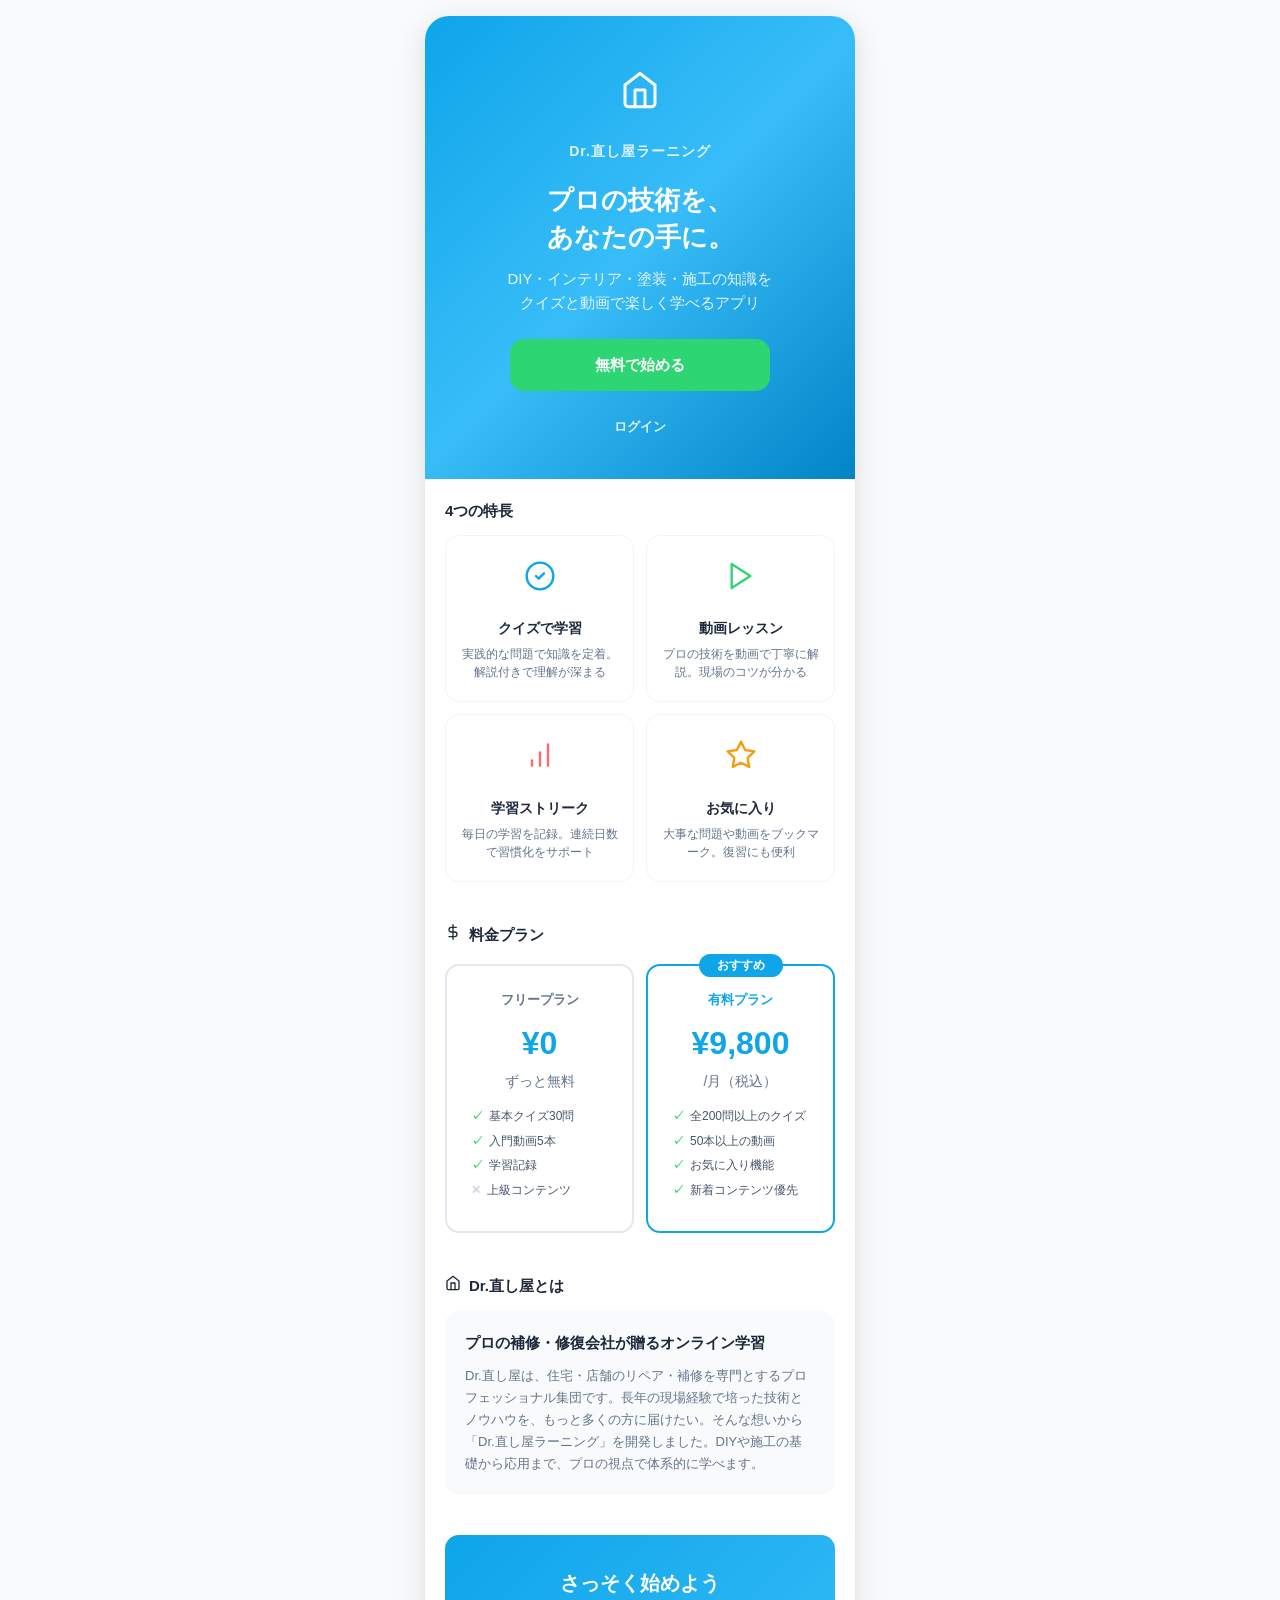
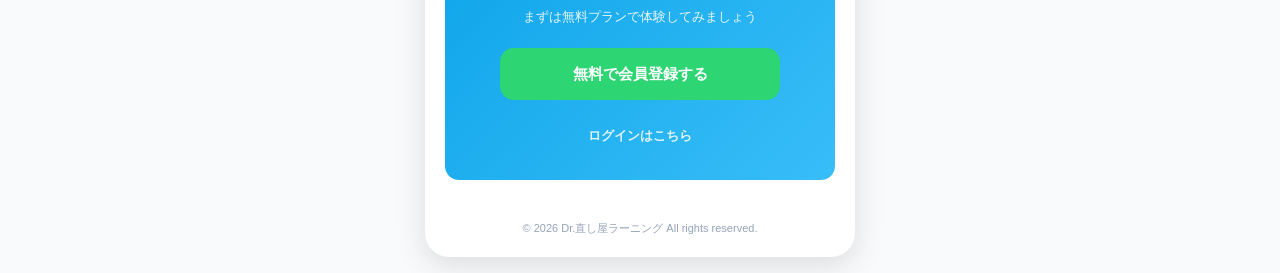
<file: index.html>
<!DOCTYPE html>
<html lang="ja">
<head>
  <meta charset="UTF-8">
  <meta name="viewport" content="width=device-width, initial-scale=1.0">
  <title>Dr.直し屋ラーニング</title>
  <link rel="stylesheet" href="style.css">
  <style>
    .hero-logo {
      font-size: 40px;
      margin-bottom: 12px;
    }
    .hero-brand {
      font-size: 14px;
      font-weight: 600;
      letter-spacing: 1px;
      opacity: 0.85;
      margin-bottom: 20px;
    }
    .features-grid {
      display: grid;
      grid-template-columns: repeat(2, 1fr);
      gap: 12px;
    }
    .feature-card {
      background: var(--white);
      border: 1px solid var(--gray-100);
      border-radius: var(--radius);
      padding: 20px 14px;
      text-align: center;
      transition: transform 0.15s, box-shadow 0.15s;
    }
    .feature-card:hover {
      box-shadow: var(--shadow-md);
      transform: translateY(-2px);
    }
    .feature-emoji {
      font-size: 32px;
      margin-bottom: 10px;
    }
    .feature-card h4 {
      font-size: 14px;
      font-weight: 700;
      margin-bottom: 6px;
      color: var(--gray-800);
    }
    .feature-card p {
      font-size: 12px;
      color: var(--text-light);
      line-height: 1.5;
    }
    .pricing-grid {
      display: grid;
      grid-template-columns: repeat(2, 1fr);
      gap: 12px;
      margin-top: 16px;
    }
    .price-features {
      text-align: left;
      margin-top: 16px;
    }
    .price-features li {
      font-size: 12px;
      color: var(--gray-600);
      margin-bottom: 8px;
      list-style: none;
      display: flex;
      align-items: flex-start;
      gap: 6px;
      line-height: 1.4;
    }
    .price-features .check {
      color: var(--success);
      font-weight: 700;
      flex-shrink: 0;
    }
    .price-features .cross {
      color: var(--gray-300);
      font-weight: 700;
      flex-shrink: 0;
    }
    .about-section {
      background: var(--gray-50);
      border-radius: var(--radius);
      padding: 20px;
    }
    .about-section h4 {
      font-size: 15px;
      font-weight: 700;
      margin-bottom: 10px;
      color: var(--gray-800);
    }
    .about-section p {
      font-size: 13px;
      color: var(--text-light);
      line-height: 1.7;
    }
    .cta-section {
      background: linear-gradient(135deg, var(--primary) 0%, #38BDF8 100%);
      border-radius: var(--radius);
      padding: 32px 20px;
      text-align: center;
      color: var(--white);
    }
    .cta-section h3 {
      font-size: 20px;
      font-weight: 800;
      margin-bottom: 8px;
    }
    .cta-section p {
      font-size: 13px;
      opacity: 0.9;
      margin-bottom: 20px;
    }
    .login-link {
      display: inline-block;
      margin-top: 12px;
      font-size: 13px;
      color: var(--primary);
      font-weight: 600;
    }
    .login-link-white {
      color: rgba(255,255,255,0.85);
    }
    .footer-text {
      text-align: center;
      font-size: 11px;
      color: var(--gray-400);
      padding: 20px;
    }
  </style>
</head>
<body>
  <div class="app">
    <div class="app-body" style="padding-bottom: 0;">

      <!-- Hero Section -->
      <div class="hero">
        <div class="hero-logo"><svg width="40" height="40" viewBox="0 0 24 24" fill="none" stroke="white" stroke-width="1.8" stroke-linecap="round" stroke-linejoin="round"><path d="M3 9l9-7 9 7v11a2 2 0 0 1-2 2H5a2 2 0 0 1-2-2z"/><polyline points="9 22 9 12 15 12 15 22"/></svg></div>
        <div class="hero-brand">Dr.直し屋ラーニング</div>
        <h2>プロの技術を、<br>あなたの手に。</h2>
        <p>DIY・インテリア・塗装・施工の知識を<br>クイズと動画で楽しく学べるアプリ</p>
        <a href="login.html" class="btn btn-accent" style="max-width: 260px; margin: 0 auto;">無料で始める</a>
        <div style="margin-top: 14px;">
          <a href="login.html" class="login-link login-link-white">ログイン</a>
        </div>
      </div>

      <!-- Features Section -->
      <div class="section">
        <div class="section-title">4つの特長</div>
        <div class="features-grid">
          <div class="feature-card anim-fade">
            <div class="feature-emoji"><svg width="32" height="32" viewBox="0 0 24 24" fill="none" stroke="#0EA5E9" stroke-width="1.8" stroke-linecap="round" stroke-linejoin="round"><circle cx="12" cy="12" r="10"/><path d="M9 12l2 2 4-4"/></svg></div>
            <h4>クイズで学習</h4>
            <p>実践的な問題で知識を定着。解説付きで理解が深まる</p>
          </div>
          <div class="feature-card anim-fade">
            <div class="feature-emoji"><svg width="32" height="32" viewBox="0 0 24 24" fill="none" stroke="#2ED573" stroke-width="1.8" stroke-linecap="round" stroke-linejoin="round"><polygon points="5 3 19 12 5 21 5 3"/></svg></div>
            <h4>動画レッスン</h4>
            <p>プロの技術を動画で丁寧に解説。現場のコツが分かる</p>
          </div>
          <div class="feature-card anim-fade">
            <div class="feature-emoji"><svg width="32" height="32" viewBox="0 0 24 24" fill="none" stroke="#FF6B6B" stroke-width="1.8" stroke-linecap="round" stroke-linejoin="round"><path d="M12 20V10"/><path d="M18 20V4"/><path d="M6 20v-4"/></svg></div>
            <h4>学習ストリーク</h4>
            <p>毎日の学習を記録。連続日数で習慣化をサポート</p>
          </div>
          <div class="feature-card anim-fade">
            <div class="feature-emoji"><svg width="32" height="32" viewBox="0 0 24 24" fill="none" stroke="#F59E0B" stroke-width="1.8" stroke-linecap="round" stroke-linejoin="round"><polygon points="12 2 15.09 8.26 22 9.27 17 14.14 18.18 21.02 12 17.77 5.82 21.02 7 14.14 2 9.27 8.91 8.26 12 2"/></svg></div>
            <h4>お気に入り</h4>
            <p>大事な問題や動画をブックマーク。復習にも便利</p>
          </div>
        </div>
      </div>

      <!-- Pricing Section -->
      <div class="section">
        <div class="section-title"><span class="ico"><svg width="16" height="16" viewBox="0 0 24 24" fill="none" stroke="currentColor" stroke-width="2" stroke-linecap="round" stroke-linejoin="round"><line x1="12" y1="1" x2="12" y2="23"/><path d="M17 5H9.5a3.5 3.5 0 0 0 0 7h5a3.5 3.5 0 0 1 0 7H6"/></svg></span> 料金プラン</div>
        <div class="pricing-grid">
          <!-- Free Plan -->
          <div class="price-card">
            <div style="font-size: 13px; font-weight: 700; color: var(--gray-500); margin-bottom: 8px;">フリープラン</div>
            <div class="price-num" style="font-size: 32px;">&#165;0</div>
            <div class="price-sub">ずっと無料</div>
            <ul class="price-features">
              <li><span class="check">&#10003;</span> 基本クイズ30問</li>
              <li><span class="check">&#10003;</span> 入門動画5本</li>
              <li><span class="check">&#10003;</span> 学習記録</li>
              <li><span class="cross">&#10005;</span> 上級コンテンツ</li>
            </ul>
          </div>
          <!-- Paid Plan -->
          <div class="price-card best">
            <div style="font-size: 13px; font-weight: 700; color: var(--primary); margin-bottom: 8px;">有料プラン</div>
            <div class="price-num" style="font-size: 32px;">&#165;9,800</div>
            <div class="price-sub">/月（税込）</div>
            <ul class="price-features">
              <li><span class="check">&#10003;</span> 全200問以上のクイズ</li>
              <li><span class="check">&#10003;</span> 50本以上の動画</li>
              <li><span class="check">&#10003;</span> お気に入り機能</li>
              <li><span class="check">&#10003;</span> 新着コンテンツ優先</li>
            </ul>
          </div>
        </div>
      </div>

      <!-- About Section -->
      <div class="section">
        <div class="section-title"><span class="ico"><svg width="16" height="16" viewBox="0 0 24 24" fill="none" stroke="currentColor" stroke-width="2" stroke-linecap="round" stroke-linejoin="round"><path d="M3 9l9-7 9 7v11a2 2 0 0 1-2 2H5a2 2 0 0 1-2-2z"/><polyline points="9 22 9 12 15 12 15 22"/></svg></span> Dr.直し屋とは</div>
        <div class="about-section">
          <h4>プロの補修・修復会社が贈るオンライン学習</h4>
          <p>Dr.直し屋は、住宅・店舗のリペア・補修を専門とするプロフェッショナル集団です。長年の現場経験で培った技術とノウハウを、もっと多くの方に届けたい。そんな想いから「Dr.直し屋ラーニング」を開発しました。DIYや施工の基礎から応用まで、プロの視点で体系的に学べます。</p>
        </div>
      </div>

      <!-- CTA Section -->
      <div class="section">
        <div class="cta-section">
          <h3>さっそく始めよう</h3>
          <p>まずは無料プランで体験してみましょう</p>
          <a href="login.html" class="btn btn-accent" style="max-width: 280px; margin: 0 auto;">無料で会員登録する</a>
          <div style="margin-top: 14px;">
            <a href="login.html" class="login-link login-link-white">ログインはこちら</a>
          </div>
        </div>
      </div>

      <!-- Footer -->
      <div class="footer-text">
        &copy; 2026 Dr.直し屋ラーニング All rights reserved.
      </div>

    </div>
  </div>
</body>
</html>
</file>
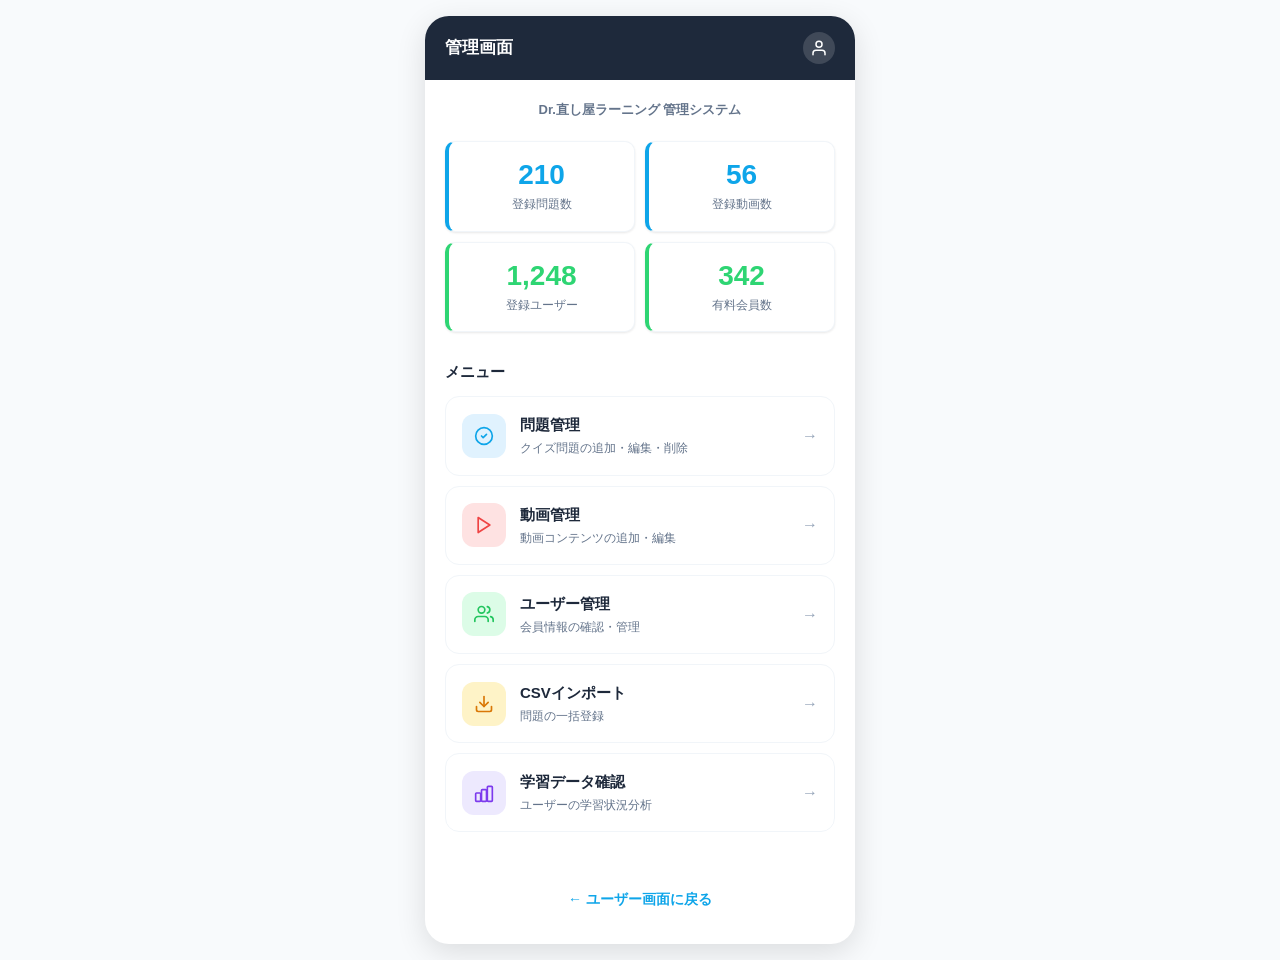
<file: admin/index.html>
<!DOCTYPE html>
<html lang="ja">
<head>
  <meta charset="UTF-8">
  <meta name="viewport" content="width=device-width, initial-scale=1.0">
  <title>管理画面 - Dr.直し屋ラーニング</title>
  <link rel="stylesheet" href="../style.css">
  <style>
    .admin-header {
      background: #1E293B;
      color: white;
      padding: 16px 20px;
      display: flex;
      align-items: center;
      justify-content: space-between;
      position: sticky;
      top: 0;
      z-index: 50;
    }
    .admin-header h1 {
      font-size: 17px;
      font-weight: 700;
    }
    .admin-subtitle {
      text-align: center;
      padding: 20px 20px 8px;
      font-size: 13px;
      color: var(--text-light);
      font-weight: 600;
    }
    .stat-card {
      background: var(--white);
      border-radius: var(--radius-sm);
      padding: 16px 12px;
      text-align: center;
      border: 1px solid var(--gray-100);
      box-shadow: var(--shadow);
    }
    .stat-card .stat-num {
      font-size: 28px;
      font-weight: 800;
      line-height: 1.2;
    }
    .stat-card .stat-label {
      font-size: 12px;
      color: var(--text-light);
      margin-top: 4px;
    }
    .stat-border-primary { border-left: 4px solid var(--primary); }
    .stat-border-info { border-left: 4px solid #0EA5E9; }
    .stat-border-accent { border-left: 4px solid var(--accent); }
    .stat-border-success { border-left: 4px solid var(--success); }
    .menu-card {
      display: flex;
      align-items: center;
      gap: 14px;
      padding: 16px;
      background: var(--white);
      border: 1px solid var(--gray-100);
      border-radius: var(--radius);
      margin-bottom: 10px;
      cursor: pointer;
      transition: transform 0.15s, box-shadow 0.15s;
    }
    .menu-card:active {
      transform: scale(0.98);
    }
    .menu-card:hover {
      box-shadow: var(--shadow-md);
    }
    .menu-card-body {
      flex: 1;
    }
    .menu-card-title {
      font-size: 15px;
      font-weight: 700;
      margin-bottom: 2px;
    }
    .menu-card-desc {
      font-size: 12px;
      color: var(--text-light);
    }
    .menu-card-arrow {
      font-size: 16px;
      color: var(--gray-400);
      flex-shrink: 0;
    }
    .footer-link {
      text-align: center;
      padding: 24px 20px 32px;
    }
    .footer-link a {
      font-size: 14px;
      color: var(--primary);
      font-weight: 600;
    }
  </style>
</head>
<body>
<div class="app">
  <div class="app-body" style="padding-bottom: 0;">

    <!-- Header -->
    <div class="admin-header">
      <h1>管理画面</h1>
      <div class="header-icon" style="background: rgba(255,255,255,0.15); color: white;"><svg width="18" height="18" viewBox="0 0 24 24" fill="none" stroke="currentColor" stroke-width="2" stroke-linecap="round" stroke-linejoin="round"><path d="M20 21v-2a4 4 0 0 0-4-4H8a4 4 0 0 0-4 4v2"/><circle cx="12" cy="7" r="4"/></svg></div>
    </div>

    <!-- Subtitle -->
    <div class="admin-subtitle">Dr.直し屋ラーニング 管理システム</div>

    <!-- Stats Grid -->
    <div class="section" style="padding-top: 12px;">
      <div class="grid-2">
        <div class="stat-card stat-border-primary">
          <div class="stat-num" style="color: var(--primary);">210</div>
          <div class="stat-label">登録問題数</div>
        </div>
        <div class="stat-card stat-border-info">
          <div class="stat-num" style="color: #0EA5E9;">56</div>
          <div class="stat-label">登録動画数</div>
        </div>
        <div class="stat-card stat-border-accent">
          <div class="stat-num" style="color: var(--accent);">1,248</div>
          <div class="stat-label">登録ユーザー</div>
        </div>
        <div class="stat-card stat-border-success">
          <div class="stat-num" style="color: var(--success);">342</div>
          <div class="stat-label">有料会員数</div>
        </div>
      </div>
    </div>

    <!-- Menu Section -->
    <div class="section" style="padding-top: 8px;">
      <div class="section-title">メニュー</div>

      <a href="questions.html">
        <div class="menu-card">
          <div class="feat-icon" style="background: var(--primary-pale); color: var(--primary);"><svg width="20" height="20" viewBox="0 0 24 24" fill="none" stroke="currentColor" stroke-width="2" stroke-linecap="round" stroke-linejoin="round"><circle cx="12" cy="12" r="10"/><path d="M9 12l2 2 4-4"/></svg></div>
          <div class="menu-card-body">
            <div class="menu-card-title">問題管理</div>
            <div class="menu-card-desc">クイズ問題の追加・編集・削除</div>
          </div>
          <div class="menu-card-arrow">→</div>
        </div>
      </a>

      <a href="#">
        <div class="menu-card">
          <div class="feat-icon" style="background: #FEE2E2; color: #EF4444;"><svg width="20" height="20" viewBox="0 0 24 24" fill="none" stroke="currentColor" stroke-width="2" stroke-linecap="round" stroke-linejoin="round"><polygon points="5 3 19 12 5 21 5 3"/></svg></div>
          <div class="menu-card-body">
            <div class="menu-card-title">動画管理</div>
            <div class="menu-card-desc">動画コンテンツの追加・編集</div>
          </div>
          <div class="menu-card-arrow">→</div>
        </div>
      </a>

      <a href="#">
        <div class="menu-card">
          <div class="feat-icon" style="background: #DCFCE7; color: #22C55E;"><svg width="20" height="20" viewBox="0 0 24 24" fill="none" stroke="currentColor" stroke-width="2" stroke-linecap="round" stroke-linejoin="round"><path d="M17 21v-2a4 4 0 0 0-4-4H5a4 4 0 0 0-4 4v2"/><circle cx="9" cy="7" r="4"/><path d="M23 21v-2a4 4 0 0 0-3-3.87"/><path d="M16 3.13a4 4 0 0 1 0 7.75"/></svg></div>
          <div class="menu-card-body">
            <div class="menu-card-title">ユーザー管理</div>
            <div class="menu-card-desc">会員情報の確認・管理</div>
          </div>
          <div class="menu-card-arrow">→</div>
        </div>
      </a>

      <a href="csv.html">
        <div class="menu-card">
          <div class="feat-icon" style="background: #FEF3C7; color: #D97706;"><svg width="20" height="20" viewBox="0 0 24 24" fill="none" stroke="currentColor" stroke-width="2" stroke-linecap="round" stroke-linejoin="round"><path d="M21 15v4a2 2 0 0 1-2 2H5a2 2 0 0 1-2-2v-4"/><polyline points="7 10 12 15 17 10"/><line x1="12" y1="15" x2="12" y2="3"/></svg></div>
          <div class="menu-card-body">
            <div class="menu-card-title">CSVインポート</div>
            <div class="menu-card-desc">問題の一括登録</div>
          </div>
          <div class="menu-card-arrow">→</div>
        </div>
      </a>

      <a href="#">
        <div class="menu-card">
          <div class="feat-icon" style="background: #EDE9FE; color: #7C3AED;"><svg width="20" height="20" viewBox="0 0 24 24" fill="none" stroke="currentColor" stroke-width="2" stroke-linecap="round" stroke-linejoin="round"><rect x="2" y="12" width="6" height="10" rx="1"/><rect x="9" y="8" width="6" height="14" rx="1"/><rect x="16" y="4" width="6" height="18" rx="1"/></svg></div>
          <div class="menu-card-body">
            <div class="menu-card-title">学習データ確認</div>
            <div class="menu-card-desc">ユーザーの学習状況分析</div>
          </div>
          <div class="menu-card-arrow">→</div>
        </div>
      </a>
    </div>

    <!-- Footer Link -->
    <div class="footer-link">
      <a href="../home.html">← ユーザー画面に戻る</a>
    </div>

  </div>
</div>
</body>
</html>
</file>
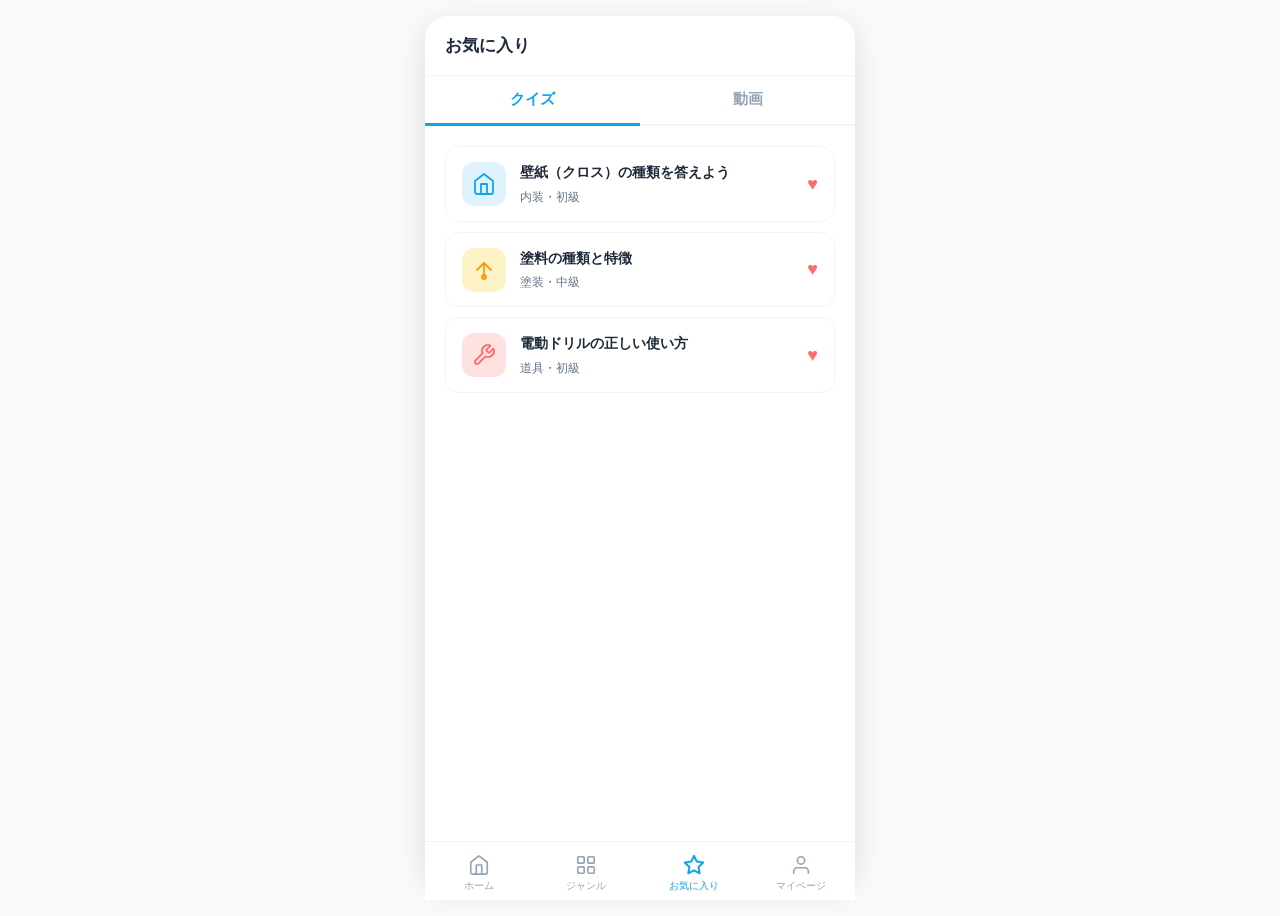
<file: favorites.html>
<!DOCTYPE html>
<html lang="ja">
<head>
  <meta charset="UTF-8">
  <meta name="viewport" content="width=device-width, initial-scale=1.0">
  <title>お気に入り - Dr.直し屋ラーニング</title>
  <link rel="stylesheet" href="style.css">
  <style>
    .fav-tabs {
      display: flex;
      background: var(--white);
      border-bottom: 2px solid var(--gray-100);
    }
    .fav-tab {
      flex: 1;
      text-align: center;
      padding: 14px;
      font-size: 15px;
      font-weight: 700;
      color: var(--gray-400);
      cursor: pointer;
      border-bottom: 3px solid transparent;
      margin-bottom: -2px;
      transition: all 0.2s;
      background: none;
      border-left: none;
      border-right: none;
      border-top: none;
      font-family: inherit;
    }
    .fav-tab.active {
      color: var(--primary);
      border-bottom-color: var(--primary);
    }
    .fav-panel {
      display: none;
    }
    .fav-panel.active {
      display: block;
    }
    .fav-quiz-card {
      display: flex;
      align-items: center;
      gap: 14px;
      padding: 14px 16px;
      background: var(--white);
      border: 1px solid var(--gray-100);
      border-radius: var(--radius);
      margin-bottom: 10px;
      cursor: pointer;
      transition: transform 0.15s, box-shadow 0.15s;
    }
    .fav-quiz-card:active {
      transform: scale(0.98);
    }
    .fav-quiz-card:hover {
      box-shadow: var(--shadow-md);
    }
    .fav-quiz-icon {
      font-size: 24px;
      flex-shrink: 0;
      width: 44px;
      height: 44px;
      display: flex;
      align-items: center;
      justify-content: center;
      border-radius: 12px;
      background: var(--primary-pale);
    }
    .fav-quiz-body {
      flex: 1;
      min-width: 0;
    }
    .fav-quiz-title {
      font-size: 14px;
      font-weight: 700;
      color: var(--gray-800);
      margin-bottom: 4px;
    }
    .fav-quiz-meta {
      font-size: 12px;
      color: var(--text-light);
    }
    .fav-heart {
      flex-shrink: 0;
      color: var(--danger);
      font-size: 18px;
    }
    .fav-video-card {
      display: flex;
      align-items: center;
      gap: 14px;
      padding: 14px 16px;
      background: var(--white);
      border: 1px solid var(--gray-100);
      border-radius: var(--radius);
      margin-bottom: 10px;
      cursor: pointer;
      transition: transform 0.15s, box-shadow 0.15s;
    }
    .fav-video-card:active {
      transform: scale(0.98);
    }
    .fav-video-card:hover {
      box-shadow: var(--shadow-md);
    }
    .fav-video-thumb {
      width: 72px;
      height: 54px;
      flex-shrink: 0;
      border-radius: 8px;
      display: flex;
      align-items: center;
      justify-content: center;
      position: relative;
    }
    .fav-video-thumb.bg-green {
      background: linear-gradient(135deg, #86EFAC, #22C55E);
    }
    .fav-video-thumb.bg-purple {
      background: linear-gradient(135deg, #C4B5FD, #8B5CF6);
    }
    .fav-video-play {
      width: 28px;
      height: 28px;
      background: rgba(255,255,255,0.9);
      border-radius: 50%;
      display: flex;
      align-items: center;
      justify-content: center;
      font-size: 12px;
      color: var(--gray-700);
    }
    .fav-video-body {
      flex: 1;
      min-width: 0;
    }
    .fav-video-title {
      font-size: 14px;
      font-weight: 700;
      color: var(--gray-800);
      margin-bottom: 4px;
    }
    .fav-video-meta {
      font-size: 12px;
      color: var(--text-light);
    }
  </style>
</head>
<body>
<div class="app">
  <div class="app-body">

    <!-- Header -->
    <header class="header">
      <div class="header-left">
        <h1>お気に入り</h1>
      </div>
    </header>

    <!-- Tabs -->
    <div class="fav-tabs">
      <button class="fav-tab active" onclick="switchFavTab('quiz')">クイズ</button>
      <button class="fav-tab" onclick="switchFavTab('video')">動画</button>
    </div>

    <!-- Quiz Panel -->
    <div class="fav-panel active" id="panel-quiz">
      <div class="section">

        <!-- Quiz 1 -->
        <a href="quiz.html" class="fav-quiz-card">
          <div class="fav-quiz-icon"><svg width="24" height="24" viewBox="0 0 24 24" fill="none" stroke="#0EA5E9" stroke-width="1.8" stroke-linecap="round" stroke-linejoin="round"><path d="M3 9l9-7 9 7v11a2 2 0 0 1-2 2H5a2 2 0 0 1-2-2z"/><polyline points="9 22 9 12 15 12 15 22"/></svg></div>
          <div class="fav-quiz-body">
            <div class="fav-quiz-title">壁紙（クロス）の種類を答えよう</div>
            <div class="fav-quiz-meta">内装・初級</div>
          </div>
          <span class="fav-heart">&#x2665;</span>
        </a>

        <!-- Quiz 2 -->
        <a href="quiz.html" class="fav-quiz-card">
          <div class="fav-quiz-icon" style="background: #FEF3C7;"><svg width="24" height="24" viewBox="0 0 24 24" fill="none" stroke="#F59E0B" stroke-width="1.8" stroke-linecap="round" stroke-linejoin="round"><path d="M12 19V5"/><path d="M5 12l7-7 7 7"/><circle cx="12" cy="19" r="2"/></svg></div>
          <div class="fav-quiz-body">
            <div class="fav-quiz-title">塗料の種類と特徴</div>
            <div class="fav-quiz-meta">塗装・中級</div>
          </div>
          <span class="fav-heart">&#x2665;</span>
        </a>

        <!-- Quiz 3 -->
        <a href="quiz.html" class="fav-quiz-card">
          <div class="fav-quiz-icon" style="background: #FEE2E2;"><svg width="24" height="24" viewBox="0 0 24 24" fill="none" stroke="#FF6B6B" stroke-width="1.8" stroke-linecap="round" stroke-linejoin="round"><path d="M14.7 6.3a1 1 0 0 0 0 1.4l1.6 1.6a1 1 0 0 0 1.4 0l3.77-3.77a6 6 0 0 1-7.94 7.94l-6.91 6.91a2.12 2.12 0 0 1-3-3l6.91-6.91a6 6 0 0 1 7.94-7.94l-3.76 3.76z"/></svg></div>
          <div class="fav-quiz-body">
            <div class="fav-quiz-title">電動ドリルの正しい使い方</div>
            <div class="fav-quiz-meta">道具・初級</div>
          </div>
          <span class="fav-heart">&#x2665;</span>
        </a>

      </div>
    </div>

    <!-- Video Panel -->
    <div class="fav-panel" id="panel-video">
      <div class="section">

        <!-- Video 1 -->
        <a href="video.html" class="fav-video-card">
          <div class="fav-video-thumb bg-green">
            <div class="fav-video-play">&#x25B6;</div>
          </div>
          <div class="fav-video-body">
            <div class="fav-video-title">壁紙の貼り方 基礎講座</div>
            <div class="fav-video-meta">内装・12:30</div>
          </div>
          <span class="fav-heart">&#x2665;</span>
        </a>

        <!-- Video 2 -->
        <a href="video.html" class="fav-video-card">
          <div class="fav-video-thumb bg-purple">
            <div class="fav-video-play">&#x25B6;</div>
          </div>
          <div class="fav-video-body">
            <div class="fav-video-title">サンダーの使い方と選び方</div>
            <div class="fav-video-meta">道具・15:20</div>
          </div>
          <span class="fav-heart">&#x2665;</span>
        </a>

      </div>
    </div>

  </div>

  <!-- Bottom Nav -->
  <nav class="bottom-nav">
    <a href="home.html" class="nav-item"><svg xmlns="http://www.w3.org/2000/svg" viewBox="0 0 24 24" fill="none" stroke="currentColor" stroke-width="1.8" stroke-linecap="round" stroke-linejoin="round"><path d="M3 9l9-7 9 7v11a2 2 0 0 1-2 2H5a2 2 0 0 1-2-2z"/><polyline points="9 22 9 12 15 12 15 22"/></svg><span>ホーム</span></a>
    <a href="genres.html" class="nav-item"><svg xmlns="http://www.w3.org/2000/svg" viewBox="0 0 24 24" fill="none" stroke="currentColor" stroke-width="1.8" stroke-linecap="round" stroke-linejoin="round"><rect x="3" y="3" width="7" height="7" rx="1"/><rect x="14" y="3" width="7" height="7" rx="1"/><rect x="3" y="14" width="7" height="7" rx="1"/><rect x="14" y="14" width="7" height="7" rx="1"/></svg><span>ジャンル</span></a>
    <a href="favorites.html" class="nav-item active"><svg xmlns="http://www.w3.org/2000/svg" viewBox="0 0 24 24" fill="none" stroke="currentColor" stroke-width="1.8" stroke-linecap="round" stroke-linejoin="round"><polygon points="12 2 15.09 8.26 22 9.27 17 14.14 18.18 21.02 12 17.77 5.82 21.02 7 14.14 2 9.27 8.91 8.26 12 2"/></svg><span>お気に入り</span></a>
    <a href="mypage.html" class="nav-item"><svg xmlns="http://www.w3.org/2000/svg" viewBox="0 0 24 24" fill="none" stroke="currentColor" stroke-width="1.8" stroke-linecap="round" stroke-linejoin="round"><path d="M20 21v-2a4 4 0 0 0-4-4H8a4 4 0 0 0-4 4v2"/><circle cx="12" cy="7" r="4"/></svg><span>マイページ</span></a>
  </nav>
</div>

<script>
  function switchFavTab(tab) {
    // Update tab buttons
    document.querySelectorAll('.fav-tab').forEach(function(el) {
      el.classList.remove('active');
    });
    // Update panels
    document.querySelectorAll('.fav-panel').forEach(function(el) {
      el.classList.remove('active');
    });

    if (tab === 'quiz') {
      document.querySelectorAll('.fav-tab')[0].classList.add('active');
      document.getElementById('panel-quiz').classList.add('active');
    } else {
      document.querySelectorAll('.fav-tab')[1].classList.add('active');
      document.getElementById('panel-video').classList.add('active');
    }
  }
</script>
</body>
</html>
</file>
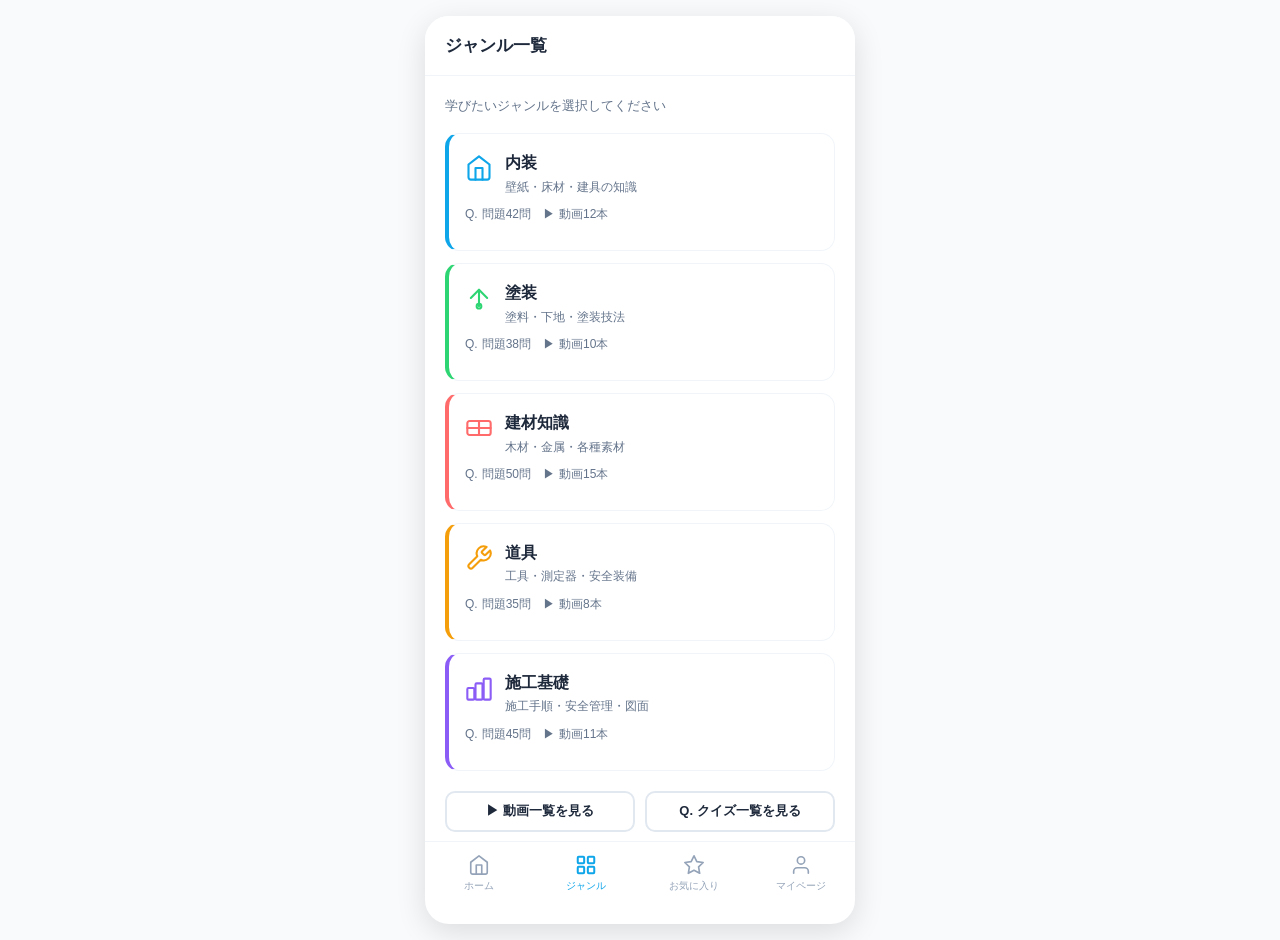
<file: genres.html>
<!DOCTYPE html>
<html lang="ja">
<head>
  <meta charset="UTF-8">
  <meta name="viewport" content="width=device-width, initial-scale=1.0">
  <title>ジャンル一覧 - Dr.直し屋ラーニング</title>
  <link rel="stylesheet" href="style.css">
  <style>
    .genre-subtitle {
      font-size: 13px;
      color: var(--text-light);
      margin-bottom: 16px;
    }
    .genre-card-link {
      display: block;
      cursor: pointer;
    }
    .genre-card-link:active .genre-card {
      transform: scale(0.98);
    }
    .genre-card-header {
      display: flex;
      align-items: center;
      gap: 12px;
      margin-bottom: 8px;
    }
    .genre-emoji {
      font-size: 28px;
      flex-shrink: 0;
    }
    .genre-info {
      flex: 1;
      min-width: 0;
    }
    .genre-name {
      font-size: 16px;
      font-weight: 700;
      color: var(--gray-800);
    }
    .genre-desc {
      font-size: 12px;
      color: var(--text-light);
      margin-top: 2px;
    }
    .genre-stats {
      display: flex;
      align-items: center;
      gap: 12px;
      font-size: 12px;
      color: var(--text-light);
      margin-bottom: 10px;
    }
    .genre-stat-item {
      display: flex;
      align-items: center;
      gap: 4px;
    }
    .genre-progress-row {
      display: flex;
      align-items: center;
      gap: 10px;
    }
    .genre-progress-bar {
      flex: 1;
      height: 6px;
      background: var(--gray-100);
      border-radius: 3px;
      overflow: hidden;
    }
    .genre-progress-fill {
      height: 100%;
      border-radius: 3px;
      transition: width 0.4s;
    }
    .genre-progress-fill.c1 { background: #0EA5E9; }
    .genre-progress-fill.c2 { background: #2ED573; }
    .genre-progress-fill.c3 { background: #FF6B6B; }
    .genre-progress-fill.c4 { background: #F59E0B; }
    .genre-progress-fill.c5 { background: #8B5CF6; }
    .genre-progress-text {
      font-size: 12px;
      font-weight: 600;
      color: var(--gray-600);
      flex-shrink: 0;
      width: 44px;
      text-align: right;
    }
    .bottom-actions {
      display: flex;
      gap: 10px;
    }
    .bottom-actions .btn {
      flex: 1;
    }
  </style>
</head>
<body>
<div class="app">
  <div class="app-body">

    <!-- Header -->
    <header class="header">
      <div class="header-left">
        <h1>ジャンル一覧</h1>
      </div>
    </header>

    <!-- Content -->
    <div class="section">
      <div class="genre-subtitle">学びたいジャンルを選択してください</div>

      <!-- Genre 1: 内装 -->
      <a href="quiz-list.html" class="genre-card-link">
        <div class="card genre-card c1 card-tap card-hover">
          <div class="genre-card-header">
            <div class="genre-emoji"><svg width="28" height="28" viewBox="0 0 24 24" fill="none" stroke="#0EA5E9" stroke-width="1.8" stroke-linecap="round" stroke-linejoin="round"><path d="M3 9l9-7 9 7v11a2 2 0 0 1-2 2H5a2 2 0 0 1-2-2z"/><polyline points="9 22 9 12 15 12 15 22"/></svg></div>
            <div class="genre-info">
              <div class="genre-name">内装</div>
              <div class="genre-desc">壁紙・床材・建具の知識</div>
            </div>
          </div>
          <div class="genre-stats">
            <div class="genre-stat-item">
              <span>Q.</span><span>問題42問</span>
            </div>
            <div class="genre-stat-item">
              <span>▶</span><span>動画12本</span>
            </div>
          </div>
        </div>
      </a>

      <!-- Genre 2: 塗装 -->
      <a href="quiz-list.html" class="genre-card-link">
        <div class="card genre-card c2 card-tap card-hover">
          <div class="genre-card-header">
            <div class="genre-emoji"><svg width="28" height="28" viewBox="0 0 24 24" fill="none" stroke="#2ED573" stroke-width="1.8" stroke-linecap="round" stroke-linejoin="round"><path d="M12 19V5"/><path d="M5 12l7-7 7 7"/><circle cx="12" cy="19" r="2"/></svg></div>
            <div class="genre-info">
              <div class="genre-name">塗装</div>
              <div class="genre-desc">塗料・下地・塗装技法</div>
            </div>
          </div>
          <div class="genre-stats">
            <div class="genre-stat-item">
              <span>Q.</span><span>問題38問</span>
            </div>
            <div class="genre-stat-item">
              <span>▶</span><span>動画10本</span>
            </div>
          </div>
        </div>
      </a>

      <!-- Genre 3: 建材知識 -->
      <a href="quiz-list.html" class="genre-card-link">
        <div class="card genre-card c3 card-tap card-hover">
          <div class="genre-card-header">
            <div class="genre-emoji"><svg width="28" height="28" viewBox="0 0 24 24" fill="none" stroke="#FF6B6B" stroke-width="1.8" stroke-linecap="round" stroke-linejoin="round"><rect x="2" y="6" width="20" height="12" rx="2"/><line x1="2" y1="12" x2="22" y2="12"/><line x1="12" y1="6" x2="12" y2="18"/></svg></div>
            <div class="genre-info">
              <div class="genre-name">建材知識</div>
              <div class="genre-desc">木材・金属・各種素材</div>
            </div>
          </div>
          <div class="genre-stats">
            <div class="genre-stat-item">
              <span>Q.</span><span>問題50問</span>
            </div>
            <div class="genre-stat-item">
              <span>▶</span><span>動画15本</span>
            </div>
          </div>
        </div>
      </a>

      <!-- Genre 4: 道具 -->
      <a href="quiz-list.html" class="genre-card-link">
        <div class="card genre-card c4 card-tap card-hover">
          <div class="genre-card-header">
            <div class="genre-emoji"><svg width="28" height="28" viewBox="0 0 24 24" fill="none" stroke="#F59E0B" stroke-width="1.8" stroke-linecap="round" stroke-linejoin="round"><path d="M14.7 6.3a1 1 0 0 0 0 1.4l1.6 1.6a1 1 0 0 0 1.4 0l3.77-3.77a6 6 0 0 1-7.94 7.94l-6.91 6.91a2.12 2.12 0 0 1-3-3l6.91-6.91a6 6 0 0 1 7.94-7.94l-3.76 3.76z"/></svg></div>
            <div class="genre-info">
              <div class="genre-name">道具</div>
              <div class="genre-desc">工具・測定器・安全装備</div>
            </div>
          </div>
          <div class="genre-stats">
            <div class="genre-stat-item">
              <span>Q.</span><span>問題35問</span>
            </div>
            <div class="genre-stat-item">
              <span>▶</span><span>動画8本</span>
            </div>
          </div>
        </div>
      </a>

      <!-- Genre 5: 施工基礎 -->
      <a href="quiz-list.html" class="genre-card-link">
        <div class="card genre-card c5 card-tap card-hover">
          <div class="genre-card-header">
            <div class="genre-emoji"><svg width="28" height="28" viewBox="0 0 24 24" fill="none" stroke="#8B5CF6" stroke-width="1.8" stroke-linecap="round" stroke-linejoin="round"><rect x="2" y="12" width="6" height="10" rx="1"/><rect x="9" y="8" width="6" height="14" rx="1"/><rect x="16" y="4" width="6" height="18" rx="1"/></svg></div>
            <div class="genre-info">
              <div class="genre-name">施工基礎</div>
              <div class="genre-desc">施工手順・安全管理・図面</div>
            </div>
          </div>
          <div class="genre-stats">
            <div class="genre-stat-item">
              <span>Q.</span><span>問題45問</span>
            </div>
            <div class="genre-stat-item">
              <span>▶</span><span>動画11本</span>
            </div>
          </div>
        </div>
      </a>

      <!-- Bottom Action Buttons -->
      <div class="bottom-actions mt-20">
        <a href="videos.html" class="btn btn-outline btn-sm">▶ 動画一覧を見る</a>
        <a href="quiz-list.html" class="btn btn-outline btn-sm">Q. クイズ一覧を見る</a>
      </div>

    </div>

  </div>

  <!-- Bottom Nav -->
  <nav class="bottom-nav">
    <a href="home.html" class="nav-item"><svg xmlns="http://www.w3.org/2000/svg" viewBox="0 0 24 24" fill="none" stroke="currentColor" stroke-width="1.8" stroke-linecap="round" stroke-linejoin="round"><path d="M3 9l9-7 9 7v11a2 2 0 0 1-2 2H5a2 2 0 0 1-2-2z"/><polyline points="9 22 9 12 15 12 15 22"/></svg><span>ホーム</span></a>
    <a href="genres.html" class="nav-item active"><svg xmlns="http://www.w3.org/2000/svg" viewBox="0 0 24 24" fill="none" stroke="currentColor" stroke-width="1.8" stroke-linecap="round" stroke-linejoin="round"><rect x="3" y="3" width="7" height="7" rx="1"/><rect x="14" y="3" width="7" height="7" rx="1"/><rect x="3" y="14" width="7" height="7" rx="1"/><rect x="14" y="14" width="7" height="7" rx="1"/></svg><span>ジャンル</span></a>
    <a href="favorites.html" class="nav-item"><svg xmlns="http://www.w3.org/2000/svg" viewBox="0 0 24 24" fill="none" stroke="currentColor" stroke-width="1.8" stroke-linecap="round" stroke-linejoin="round"><polygon points="12 2 15.09 8.26 22 9.27 17 14.14 18.18 21.02 12 17.77 5.82 21.02 7 14.14 2 9.27 8.91 8.26 12 2"/></svg><span>お気に入り</span></a>
    <a href="mypage.html" class="nav-item"><svg xmlns="http://www.w3.org/2000/svg" viewBox="0 0 24 24" fill="none" stroke="currentColor" stroke-width="1.8" stroke-linecap="round" stroke-linejoin="round"><path d="M20 21v-2a4 4 0 0 0-4-4H8a4 4 0 0 0-4 4v2"/><circle cx="12" cy="7" r="4"/></svg><span>マイページ</span></a>
  </nav>
</div>
</body>
</html>
</file>
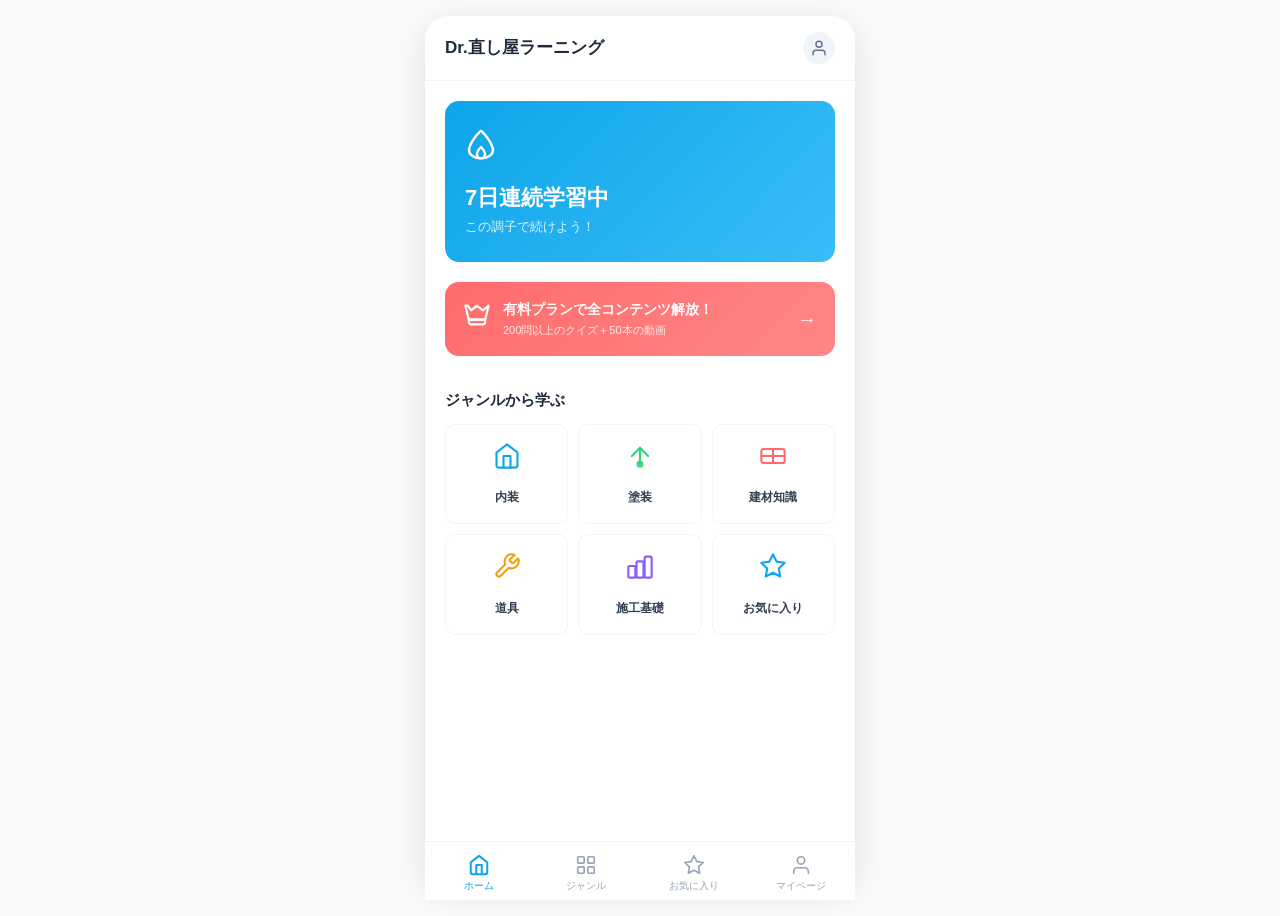
<file: home.html>
<!DOCTYPE html>
<html lang="ja">
<head>
  <meta charset="UTF-8">
  <meta name="viewport" content="width=device-width, initial-scale=1.0">
  <title>ホーム - Dr.直し屋ラーニング</title>
  <link rel="stylesheet" href="style.css">
  <style>
    .streak-card {
      background: linear-gradient(135deg, #0EA5E9, #38BDF8);
      color: var(--white);
      border-radius: var(--radius);
      padding: 24px 20px;
      margin-bottom: 12px;
    }
    .streak-emoji {
      font-size: 32px;
      margin-bottom: 8px;
    }
    .streak-num {
      font-size: 22px;
      font-weight: 800;
      line-height: 1.3;
    }
    .streak-sub {
      font-size: 13px;
      opacity: 0.85;
      margin-top: 4px;
    }
    .upgrade-banner {
      background: linear-gradient(135deg, #FF6B6B, #FF8787);
      color: var(--white);
      border-radius: var(--radius);
      padding: 16px 18px;
      margin-bottom: 12px;
      display: flex;
      align-items: center;
      gap: 12px;
      cursor: pointer;
      transition: transform 0.15s;
    }
    .upgrade-banner:active {
      transform: scale(0.98);
    }
    .upgrade-banner-text {
      flex: 1;
    }
    .upgrade-banner-title {
      font-size: 14px;
      font-weight: 700;
    }
    .upgrade-banner-sub {
      font-size: 11px;
      opacity: 0.85;
      margin-top: 2px;
    }
    .upgrade-banner-arrow {
      font-size: 20px;
      flex-shrink: 0;
      opacity: 0.9;
    }
    .quiz-rec-card {
      display: flex;
      align-items: center;
      gap: 14px;
      padding: 14px 16px;
      background: var(--white);
      border: 1px solid var(--gray-100);
      border-radius: var(--radius);
      margin-bottom: 10px;
      cursor: pointer;
      transition: transform 0.15s, box-shadow 0.15s;
    }
    .quiz-rec-card:active {
      transform: scale(0.98);
    }
    .quiz-rec-card:hover {
      box-shadow: var(--shadow-md);
    }
    .quiz-rec-icon {
      font-size: 28px;
      flex-shrink: 0;
      width: 44px;
      height: 44px;
      display: flex;
      align-items: center;
      justify-content: center;
      border-radius: 12px;
      background: var(--primary-pale);
    }
    .quiz-rec-body {
      flex: 1;
      min-width: 0;
    }
    .quiz-rec-title {
      font-size: 14px;
      font-weight: 700;
      color: var(--gray-800);
      margin-bottom: 4px;
    }
    .quiz-rec-meta {
      font-size: 12px;
      color: var(--text-light);
      display: flex;
      align-items: center;
      gap: 8px;
    }
    .video-rec-card {
      background: var(--white);
      border: 1px solid var(--gray-100);
      border-radius: var(--radius);
      overflow: hidden;
      cursor: pointer;
      transition: transform 0.15s, box-shadow 0.15s;
    }
    .video-rec-card:active {
      transform: scale(0.98);
    }
    .video-rec-card:hover {
      box-shadow: var(--shadow-md);
    }
    .video-thumb {
      width: 100%;
      aspect-ratio: 16/9;
      background: linear-gradient(135deg, #7DD3FC, #0EA5E9);
      display: flex;
      align-items: center;
      justify-content: center;
      position: relative;
    }
    .play-icon {
      width: 50px;
      height: 50px;
      background: rgba(255,255,255,0.9);
      border-radius: 50%;
      display: flex;
      align-items: center;
      justify-content: center;
    }
    .play-icon svg {
      width: 22px;
      height: 22px;
      fill: #0EA5E9;
      margin-left: 3px;
    }
    .video-rec-body {
      padding: 14px 16px;
    }
    .video-rec-title {
      font-size: 14px;
      font-weight: 700;
      color: var(--gray-800);
      margin-bottom: 4px;
    }
    .video-rec-meta {
      font-size: 12px;
      color: var(--text-light);
      display: flex;
      align-items: center;
      gap: 8px;
    }
    .recent-scroll {
      display: flex;
      gap: 12px;
      overflow-x: auto;
      -webkit-overflow-scrolling: touch;
      padding-bottom: 4px;
    }
    .recent-scroll::-webkit-scrollbar {
      display: none;
    }
    .recent-card {
      flex-shrink: 0;
      width: 150px;
      background: var(--white);
      border: 1px solid var(--gray-100);
      border-radius: var(--radius-sm);
      overflow: hidden;
      cursor: pointer;
      transition: transform 0.15s;
    }
    .recent-card:active {
      transform: scale(0.97);
    }
    .recent-thumb {
      width: 100%;
      height: 80px;
      display: flex;
      align-items: center;
      justify-content: center;
      font-size: 24px;
    }
    .recent-thumb.bg-blue {
      background: linear-gradient(135deg, #7DD3FC, #0EA5E9);
    }
    .recent-thumb.bg-green {
      background: linear-gradient(135deg, #86EFAC, #22C55E);
    }
    .recent-thumb.bg-purple {
      background: linear-gradient(135deg, #C4B5FD, #8B5CF6);
    }
    .recent-body {
      padding: 10px;
    }
    .recent-title {
      font-size: 12px;
      font-weight: 600;
      color: var(--gray-800);
      line-height: 1.4;
      display: -webkit-box;
      -webkit-line-clamp: 2;
      -webkit-box-orient: vertical;
      overflow: hidden;
    }
    .recent-type {
      font-size: 10px;
      color: var(--text-light);
      margin-top: 4px;
    }
    .genre-grid {
      display: grid;
      grid-template-columns: repeat(3, 1fr);
      gap: 10px;
    }
    .genre-shortcut {
      background: var(--white);
      border: 1px solid var(--gray-100);
      border-radius: var(--radius-sm);
      padding: 16px 8px;
      text-align: center;
      cursor: pointer;
      transition: transform 0.15s, box-shadow 0.15s;
    }
    .genre-shortcut:active {
      transform: scale(0.97);
    }
    .genre-shortcut:hover {
      box-shadow: var(--shadow);
    }
    .genre-shortcut-emoji {
      font-size: 26px;
      margin-bottom: 6px;
    }
    .genre-shortcut-name {
      font-size: 12px;
      font-weight: 600;
      color: var(--gray-700);
    }
  </style>
</head>
<body>
<div class="app">
  <div class="app-body">

    <!-- Header -->
    <header class="header">
      <div class="header-left">
        <h1>Dr.直し屋ラーニング</h1>
      </div>
      <a href="mypage.html" class="header-icon">
        <svg xmlns="http://www.w3.org/2000/svg" width="18" height="18" viewBox="0 0 24 24" fill="none" stroke="currentColor" stroke-width="2" stroke-linecap="round" stroke-linejoin="round"><path d="M20 21v-2a4 4 0 0 0-4-4H8a4 4 0 0 0-4 4v2"/><circle cx="12" cy="7" r="4"/></svg>
      </a>
    </header>

    <!-- Streak Card -->
    <div class="section" style="padding-bottom: 0;">
      <div class="streak-card anim-fade">
        <div class="streak-emoji"><svg width="32" height="32" viewBox="0 0 24 24" fill="none" stroke="#FFF" stroke-width="1.8" stroke-linecap="round" stroke-linejoin="round"><path d="M12 22c-4.97 0-9-2.69-9-6 0-4 5-11.08 8.38-14.26a1 1 0 0 1 1.24 0C16 4.92 21 12 21 16c0 3.31-4.03 6-9 6z"/><path d="M12 22c-1.66 0-3-1.34-3-3 0-2 1.5-4 3-5.5 1.5 1.5 3 3.5 3 5.5 0 1.66-1.34 3-3 3z"/></svg></div>
        <div class="streak-num">7日連続学習中</div>
        <div class="streak-sub">この調子で続けよう！</div>
      </div>
    </div>

    <!-- Upgrade Banner -->
    <div class="section" style="padding-top: 8px; padding-bottom: 0;">
      <a href="pricing.html" class="upgrade-banner anim-fade">
        <div style="flex-shrink: 0;"><svg width="28" height="28" viewBox="0 0 24 24" fill="none" stroke="#FFF" stroke-width="1.8" stroke-linecap="round" stroke-linejoin="round"><path d="M2 4l3 12h14l3-12-5 4-5-4-5 4-3-4z"/><path d="M5 16h14v2a2 2 0 0 1-2 2H7a2 2 0 0 1-2-2v-2z"/></svg></div>
        <div class="upgrade-banner-text">
          <div class="upgrade-banner-title">有料プランで全コンテンツ解放！</div>
          <div class="upgrade-banner-sub">200問以上のクイズ＋50本の動画</div>
        </div>
        <div class="upgrade-banner-arrow">→</div>
      </a>
    </div>

    <!-- Genre Shortcuts -->
    <div class="section">
      <div class="section-title">ジャンルから学ぶ</div>

      <div class="genre-grid">
        <a href="genres.html" class="genre-shortcut">
          <div class="genre-shortcut-emoji"><svg width="28" height="28" viewBox="0 0 24 24" fill="none" stroke="#0EA5E9" stroke-width="1.8" stroke-linecap="round" stroke-linejoin="round"><path d="M3 9l9-7 9 7v11a2 2 0 0 1-2 2H5a2 2 0 0 1-2-2z"/><polyline points="9 22 9 12 15 12 15 22"/></svg></div>
          <div class="genre-shortcut-name">内装</div>
        </a>
        <a href="genres.html" class="genre-shortcut">
          <div class="genre-shortcut-emoji"><svg width="28" height="28" viewBox="0 0 24 24" fill="none" stroke="#2ED573" stroke-width="1.8" stroke-linecap="round" stroke-linejoin="round"><path d="M12 19V5"/><path d="M5 12l7-7 7 7"/><circle cx="12" cy="19" r="2"/></svg></div>
          <div class="genre-shortcut-name">塗装</div>
        </a>
        <a href="genres.html" class="genre-shortcut">
          <div class="genre-shortcut-emoji"><svg width="28" height="28" viewBox="0 0 24 24" fill="none" stroke="#FF6B6B" stroke-width="1.8" stroke-linecap="round" stroke-linejoin="round"><rect x="2" y="6" width="20" height="12" rx="2"/><line x1="2" y1="12" x2="22" y2="12"/><line x1="12" y1="6" x2="12" y2="18"/></svg></div>
          <div class="genre-shortcut-name">建材知識</div>
        </a>
        <a href="genres.html" class="genre-shortcut">
          <div class="genre-shortcut-emoji"><svg width="28" height="28" viewBox="0 0 24 24" fill="none" stroke="#F59E0B" stroke-width="1.8" stroke-linecap="round" stroke-linejoin="round"><path d="M14.7 6.3a1 1 0 0 0 0 1.4l1.6 1.6a1 1 0 0 0 1.4 0l3.77-3.77a6 6 0 0 1-7.94 7.94l-6.91 6.91a2.12 2.12 0 0 1-3-3l6.91-6.91a6 6 0 0 1 7.94-7.94l-3.76 3.76z"/></svg></div>
          <div class="genre-shortcut-name">道具</div>
        </a>
        <a href="genres.html" class="genre-shortcut">
          <div class="genre-shortcut-emoji"><svg width="28" height="28" viewBox="0 0 24 24" fill="none" stroke="#8B5CF6" stroke-width="1.8" stroke-linecap="round" stroke-linejoin="round"><rect x="2" y="12" width="6" height="10" rx="1"/><rect x="9" y="8" width="6" height="14" rx="1"/><rect x="16" y="4" width="6" height="18" rx="1"/></svg></div>
          <div class="genre-shortcut-name">施工基礎</div>
        </a>
        <a href="favorites.html" class="genre-shortcut">
          <div class="genre-shortcut-emoji"><svg width="28" height="28" viewBox="0 0 24 24" fill="none" stroke="#0EA5E9" stroke-width="1.8" stroke-linecap="round" stroke-linejoin="round"><polygon points="12 2 15.09 8.26 22 9.27 17 14.14 18.18 21.02 12 17.77 5.82 21.02 7 14.14 2 9.27 8.91 8.26 12 2"/></svg></div>
          <div class="genre-shortcut-name">お気に入り</div>
        </a>
      </div>
    </div>

  </div>

  <!-- Bottom Nav -->
  <nav class="bottom-nav">
    <a href="home.html" class="nav-item active"><svg xmlns="http://www.w3.org/2000/svg" viewBox="0 0 24 24" fill="none" stroke="currentColor" stroke-width="1.8" stroke-linecap="round" stroke-linejoin="round"><path d="M3 9l9-7 9 7v11a2 2 0 0 1-2 2H5a2 2 0 0 1-2-2z"/><polyline points="9 22 9 12 15 12 15 22"/></svg><span>ホーム</span></a>
    <a href="genres.html" class="nav-item"><svg xmlns="http://www.w3.org/2000/svg" viewBox="0 0 24 24" fill="none" stroke="currentColor" stroke-width="1.8" stroke-linecap="round" stroke-linejoin="round"><rect x="3" y="3" width="7" height="7" rx="1"/><rect x="14" y="3" width="7" height="7" rx="1"/><rect x="3" y="14" width="7" height="7" rx="1"/><rect x="14" y="14" width="7" height="7" rx="1"/></svg><span>ジャンル</span></a>
    <a href="favorites.html" class="nav-item"><svg xmlns="http://www.w3.org/2000/svg" viewBox="0 0 24 24" fill="none" stroke="currentColor" stroke-width="1.8" stroke-linecap="round" stroke-linejoin="round"><polygon points="12 2 15.09 8.26 22 9.27 17 14.14 18.18 21.02 12 17.77 5.82 21.02 7 14.14 2 9.27 8.91 8.26 12 2"/></svg><span>お気に入り</span></a>
    <a href="mypage.html" class="nav-item"><svg xmlns="http://www.w3.org/2000/svg" viewBox="0 0 24 24" fill="none" stroke="currentColor" stroke-width="1.8" stroke-linecap="round" stroke-linejoin="round"><path d="M20 21v-2a4 4 0 0 0-4-4H8a4 4 0 0 0-4 4v2"/><circle cx="12" cy="7" r="4"/></svg><span>マイページ</span></a>
  </nav>
</div>
</body>
</html>
</file>
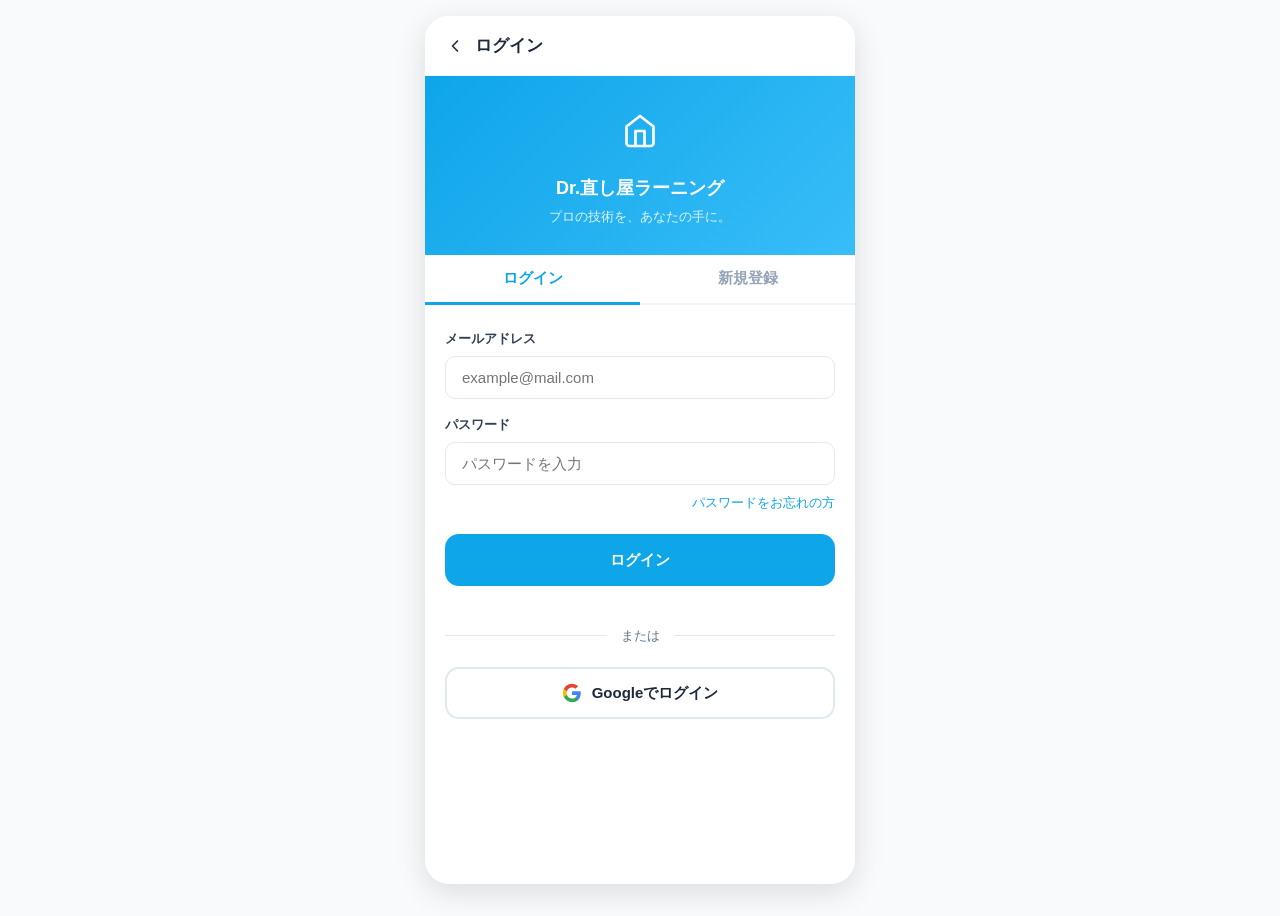
<file: login.html>
<!DOCTYPE html>
<html lang="ja">
<head>
  <meta charset="UTF-8">
  <meta name="viewport" content="width=device-width, initial-scale=1.0">
  <title>ログイン - Dr.直し屋ラーニング</title>
  <link rel="stylesheet" href="style.css">
  <style>
    .login-hero {
      background: linear-gradient(135deg, var(--primary) 0%, #38BDF8 100%);
      color: var(--white);
      padding: 32px 24px 28px;
      text-align: center;
    }
    .login-hero-icon {
      font-size: 36px;
      margin-bottom: 8px;
    }
    .login-hero h2 {
      font-size: 18px;
      font-weight: 700;
      margin-bottom: 4px;
    }
    .login-hero p {
      font-size: 13px;
      opacity: 0.85;
    }
    .auth-tabs {
      display: flex;
      background: var(--white);
      border-bottom: 2px solid var(--gray-100);
    }
    .auth-tab {
      flex: 1;
      text-align: center;
      padding: 14px;
      font-size: 15px;
      font-weight: 700;
      color: var(--gray-400);
      cursor: pointer;
      border-bottom: 3px solid transparent;
      margin-bottom: -2px;
      transition: all 0.2s;
      background: none;
      border-left: none;
      border-right: none;
      border-top: none;
      font-family: inherit;
    }
    .auth-tab.active {
      color: var(--primary);
      border-bottom-color: var(--primary);
    }
    .auth-form {
      padding: 24px 20px;
    }
    .auth-panel {
      display: none;
    }
    .auth-panel.active {
      display: block;
    }
    .forgot-link {
      display: block;
      text-align: right;
      font-size: 13px;
      color: var(--primary);
      margin-bottom: 20px;
      margin-top: -8px;
    }
    .google-btn {
      display: flex;
      align-items: center;
      justify-content: center;
      gap: 10px;
      width: 100%;
      padding: 14px 24px;
      border-radius: var(--radius);
      font-size: 15px;
      font-weight: 600;
      border: 2px solid var(--gray-200);
      background: var(--white);
      color: var(--text);
      cursor: pointer;
      transition: all 0.2s;
      font-family: inherit;
    }
    .google-btn:hover {
      background: var(--gray-50);
      border-color: var(--gray-300);
    }
    .google-icon {
      width: 20px;
      height: 20px;
    }
    .terms-text {
      font-size: 11px;
      color: var(--text-light);
      text-align: center;
      margin-top: 20px;
      line-height: 1.6;
    }
    .terms-text a {
      color: var(--primary);
      text-decoration: underline;
    }
  </style>
</head>
<body>
  <div class="app">
    <div class="app-body" style="padding-bottom: 0;">

      <!-- Header -->
      <div class="header">
        <div class="header-left">
          <a href="index.html" class="header-back">
            <svg xmlns="http://www.w3.org/2000/svg" width="20" height="20" viewBox="0 0 24 24" fill="none" stroke="currentColor" stroke-width="2" stroke-linecap="round" stroke-linejoin="round"><polyline points="15 18 9 12 15 6"/></svg>
          </a>
          <h1>ログイン</h1>
        </div>
      </div>

      <!-- Login Hero -->
      <div class="login-hero">
        <div class="login-hero-icon"><svg width="36" height="36" viewBox="0 0 24 24" fill="none" stroke="white" stroke-width="1.8" stroke-linecap="round" stroke-linejoin="round"><path d="M3 9l9-7 9 7v11a2 2 0 0 1-2 2H5a2 2 0 0 1-2-2z"/><polyline points="9 22 9 12 15 12 15 22"/></svg></div>
        <h2>Dr.直し屋ラーニング</h2>
        <p>プロの技術を、あなたの手に。</p>
      </div>

      <!-- Auth Tabs -->
      <div class="auth-tabs">
        <button class="auth-tab active" onclick="switchTab('login')">ログイン</button>
        <button class="auth-tab" onclick="switchTab('register')">新規登録</button>
      </div>

      <!-- Login Panel -->
      <div class="auth-panel active" id="panel-login">
        <div class="auth-form">
          <div class="input-group">
            <label for="login-email">メールアドレス</label>
            <input type="email" id="login-email" class="input-field" placeholder="example@mail.com">
          </div>
          <div class="input-group">
            <label for="login-password">パスワード</label>
            <input type="password" id="login-password" class="input-field" placeholder="パスワードを入力">
          </div>
          <a href="#" class="forgot-link">パスワードをお忘れの方</a>
          <a href="home.html" class="btn btn-primary mb-16">ログイン</a>

          <div class="divider-text"><span>または</span></div>

          <button class="google-btn" onclick="location.href='home.html'">
            <svg class="google-icon" viewBox="0 0 24 24" xmlns="http://www.w3.org/2000/svg">
              <path d="M22.56 12.25c0-.78-.07-1.53-.2-2.25H12v4.26h5.92a5.06 5.06 0 0 1-2.2 3.32v2.77h3.57c2.08-1.92 3.28-4.74 3.28-8.1z" fill="#4285F4"/>
              <path d="M12 23c2.97 0 5.46-.98 7.28-2.66l-3.57-2.77c-.98.66-2.23 1.06-3.71 1.06-2.86 0-5.29-1.93-6.16-4.53H2.18v2.84C3.99 20.53 7.7 23 12 23z" fill="#34A853"/>
              <path d="M5.84 14.09c-.22-.66-.35-1.36-.35-2.09s.13-1.43.35-2.09V7.07H2.18C1.43 8.55 1 10.22 1 12s.43 3.45 1.18 4.93l2.85-2.22.81-.62z" fill="#FBBC05"/>
              <path d="M12 5.38c1.62 0 3.06.56 4.21 1.64l3.15-3.15C17.45 2.09 14.97 1 12 1 7.7 1 3.99 3.47 2.18 7.07l3.66 2.84c.87-2.6 3.3-4.53 6.16-4.53z" fill="#EA4335"/>
            </svg>
            Googleでログイン
          </button>
        </div>
      </div>

      <!-- Register Panel -->
      <div class="auth-panel" id="panel-register">
        <div class="auth-form">
          <div class="input-group">
            <label for="reg-name">お名前</label>
            <input type="text" id="reg-name" class="input-field" placeholder="山田 太郎">
          </div>
          <div class="input-group">
            <label for="reg-email">メールアドレス</label>
            <input type="email" id="reg-email" class="input-field" placeholder="example@mail.com">
          </div>
          <div class="input-group">
            <label for="reg-password">パスワード</label>
            <input type="password" id="reg-password" class="input-field" placeholder="8文字以上で入力">
          </div>
          <div class="input-group">
            <label for="reg-password-confirm">パスワード（確認）</label>
            <input type="password" id="reg-password-confirm" class="input-field" placeholder="もう一度入力してください">
          </div>
          <a href="home.html" class="btn btn-primary mb-16">新規登録</a>

          <div class="divider-text"><span>または</span></div>

          <button class="google-btn" onclick="location.href='home.html'">
            <svg class="google-icon" viewBox="0 0 24 24" xmlns="http://www.w3.org/2000/svg">
              <path d="M22.56 12.25c0-.78-.07-1.53-.2-2.25H12v4.26h5.92a5.06 5.06 0 0 1-2.2 3.32v2.77h3.57c2.08-1.92 3.28-4.74 3.28-8.1z" fill="#4285F4"/>
              <path d="M12 23c2.97 0 5.46-.98 7.28-2.66l-3.57-2.77c-.98.66-2.23 1.06-3.71 1.06-2.86 0-5.29-1.93-6.16-4.53H2.18v2.84C3.99 20.53 7.7 23 12 23z" fill="#34A853"/>
              <path d="M5.84 14.09c-.22-.66-.35-1.36-.35-2.09s.13-1.43.35-2.09V7.07H2.18C1.43 8.55 1 10.22 1 12s.43 3.45 1.18 4.93l2.85-2.22.81-.62z" fill="#FBBC05"/>
              <path d="M12 5.38c1.62 0 3.06.56 4.21 1.64l3.15-3.15C17.45 2.09 14.97 1 12 1 7.7 1 3.99 3.47 2.18 7.07l3.66 2.84c.87-2.6 3.3-4.53 6.16-4.53z" fill="#EA4335"/>
            </svg>
            Googleで新規登録
          </button>

          <div class="terms-text">
            登録することで、<a href="#">利用規約</a>および<a href="#">プライバシーポリシー</a>に同意したものとみなされます。
          </div>
        </div>
      </div>

    </div>
  </div>

  <script>
    function switchTab(tab) {
      // Update tab buttons
      document.querySelectorAll('.auth-tab').forEach(function(el) {
        el.classList.remove('active');
      });
      // Update panels
      document.querySelectorAll('.auth-panel').forEach(function(el) {
        el.classList.remove('active');
      });

      if (tab === 'login') {
        document.querySelectorAll('.auth-tab')[0].classList.add('active');
        document.getElementById('panel-login').classList.add('active');
        document.querySelector('.header h1').textContent = 'ログイン';
      } else {
        document.querySelectorAll('.auth-tab')[1].classList.add('active');
        document.getElementById('panel-register').classList.add('active');
        document.querySelector('.header h1').textContent = '新規登録';
      }
    }
  </script>
</body>
</html>
</file>
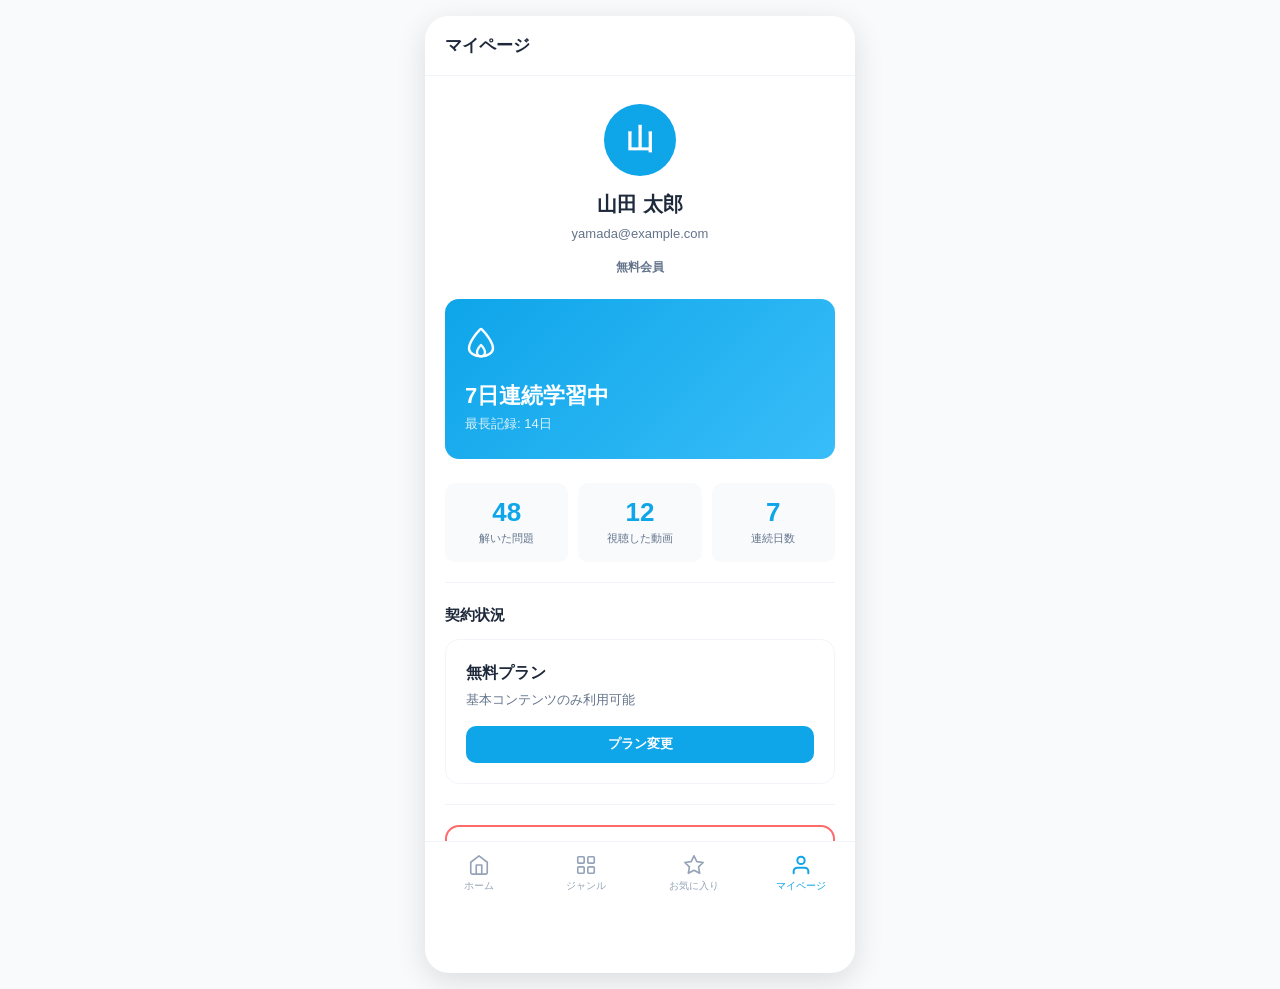
<file: mypage.html>
<!DOCTYPE html>
<html lang="ja">
<head>
  <meta charset="UTF-8">
  <meta name="viewport" content="width=device-width, initial-scale=1.0">
  <title>マイページ - Dr.直し屋ラーニング</title>
  <link rel="stylesheet" href="style.css">
  <style>
    .profile-section {
      text-align: center;
      padding: 28px 20px 20px;
    }
    .profile-avatar {
      width: 72px;
      height: 72px;
      border-radius: 50%;
      background: var(--primary);
      color: var(--white);
      display: flex;
      align-items: center;
      justify-content: center;
      font-size: 28px;
      font-weight: 800;
      margin: 0 auto 12px;
    }
    .profile-name {
      font-size: 20px;
      font-weight: 800;
      color: var(--gray-800);
      margin-bottom: 4px;
    }
    .profile-email {
      font-size: 13px;
      color: var(--text-light);
      margin-bottom: 8px;
    }
    .profile-plan {
      display: inline-block;
      font-size: 12px;
      font-weight: 600;
      color: var(--text-light);
    }
    .streak-card {
      background: linear-gradient(135deg, #0EA5E9, #38BDF8);
      color: var(--white);
      border-radius: var(--radius);
      padding: 24px 20px;
      margin-bottom: 12px;
    }
    .streak-emoji {
      font-size: 32px;
      margin-bottom: 8px;
    }
    .streak-num {
      font-size: 22px;
      font-weight: 800;
      line-height: 1.3;
    }
    .streak-sub {
      font-size: 13px;
      opacity: 0.85;
      margin-top: 4px;
    }
    .contract-card {
      background: var(--white);
      border: 1px solid var(--gray-100);
      border-radius: var(--radius);
      padding: 20px;
    }
    .contract-plan-name {
      font-size: 16px;
      font-weight: 700;
      color: var(--gray-800);
      margin-bottom: 4px;
    }
    .contract-plan-desc {
      font-size: 13px;
      color: var(--text-light);
      margin-bottom: 16px;
    }
  </style>
</head>
<body>
<div class="app">
  <div class="app-body">

    <!-- Header -->
    <header class="header">
      <div class="header-left">
        <h1>マイページ</h1>
      </div>
    </header>

    <!-- Profile Section -->
    <div class="profile-section">
      <div class="profile-avatar">山</div>
      <div class="profile-name">山田 太郎</div>
      <div class="profile-email">yamada@example.com</div>
      <div class="profile-plan">無料会員</div>
    </div>

    <!-- Streak Card -->
    <div class="section" style="padding-top: 0; padding-bottom: 0;">
      <div class="streak-card anim-fade">
        <div class="streak-emoji"><svg width="32" height="32" viewBox="0 0 24 24" fill="none" stroke="#FFF" stroke-width="1.8" stroke-linecap="round" stroke-linejoin="round"><path d="M12 22c-4.97 0-9-2.69-9-6 0-4 5-11.08 8.38-14.26a1 1 0 0 1 1.24 0C16 4.92 21 12 21 16c0 3.31-4.03 6-9 6z"/><path d="M12 22c-1.66 0-3-1.34-3-3 0-2 1.5-4 3-5.5 1.5 1.5 3 3.5 3 5.5 0 1.66-1.34 3-3 3z"/></svg></div>
        <div class="streak-num">7日連続学習中</div>
        <div class="streak-sub">最長記録: 14日</div>
      </div>
    </div>

    <!-- Stat Grid -->
    <div class="section" style="padding-top: 12px;">
      <div class="grid-3">
        <div class="stat-card">
          <div class="stat-num">48</div>
          <div class="stat-label">解いた問題</div>
        </div>
        <div class="stat-card">
          <div class="stat-num">12</div>
          <div class="stat-label">視聴した動画</div>
        </div>
        <div class="stat-card">
          <div class="stat-num">7</div>
          <div class="stat-label">連続日数</div>
        </div>
      </div>
    </div>

    <!-- Divider -->
    <div class="divider" style="margin: 0 20px;"></div>

    <!-- Contract Status -->
    <div class="section">
      <div class="section-title">契約状況</div>
      <div class="contract-card">
        <div class="contract-plan-name">無料プラン</div>
        <div class="contract-plan-desc">基本コンテンツのみ利用可能</div>
        <a href="pricing.html" class="btn btn-primary btn-sm">プラン変更</a>
      </div>
    </div>

    <!-- Divider -->
    <div class="divider" style="margin: 0 20px;"></div>

    <!-- Logout -->
    <div class="section">
      <a href="index.html" class="btn btn-danger-outline">ログアウト</a>
    </div>

  </div>

  <!-- Bottom Nav -->
  <nav class="bottom-nav">
    <a href="home.html" class="nav-item"><svg xmlns="http://www.w3.org/2000/svg" viewBox="0 0 24 24" fill="none" stroke="currentColor" stroke-width="1.8" stroke-linecap="round" stroke-linejoin="round"><path d="M3 9l9-7 9 7v11a2 2 0 0 1-2 2H5a2 2 0 0 1-2-2z"/><polyline points="9 22 9 12 15 12 15 22"/></svg><span>ホーム</span></a>
    <a href="genres.html" class="nav-item"><svg xmlns="http://www.w3.org/2000/svg" viewBox="0 0 24 24" fill="none" stroke="currentColor" stroke-width="1.8" stroke-linecap="round" stroke-linejoin="round"><rect x="3" y="3" width="7" height="7" rx="1"/><rect x="14" y="3" width="7" height="7" rx="1"/><rect x="3" y="14" width="7" height="7" rx="1"/><rect x="14" y="14" width="7" height="7" rx="1"/></svg><span>ジャンル</span></a>
    <a href="favorites.html" class="nav-item"><svg xmlns="http://www.w3.org/2000/svg" viewBox="0 0 24 24" fill="none" stroke="currentColor" stroke-width="1.8" stroke-linecap="round" stroke-linejoin="round"><polygon points="12 2 15.09 8.26 22 9.27 17 14.14 18.18 21.02 12 17.77 5.82 21.02 7 14.14 2 9.27 8.91 8.26 12 2"/></svg><span>お気に入り</span></a>
    <a href="mypage.html" class="nav-item active"><svg xmlns="http://www.w3.org/2000/svg" viewBox="0 0 24 24" fill="none" stroke="currentColor" stroke-width="1.8" stroke-linecap="round" stroke-linejoin="round"><path d="M20 21v-2a4 4 0 0 0-4-4H8a4 4 0 0 0-4 4v2"/><circle cx="12" cy="7" r="4"/></svg><span>マイページ</span></a>
  </nav>
</div>
</body>
</html>
</file>
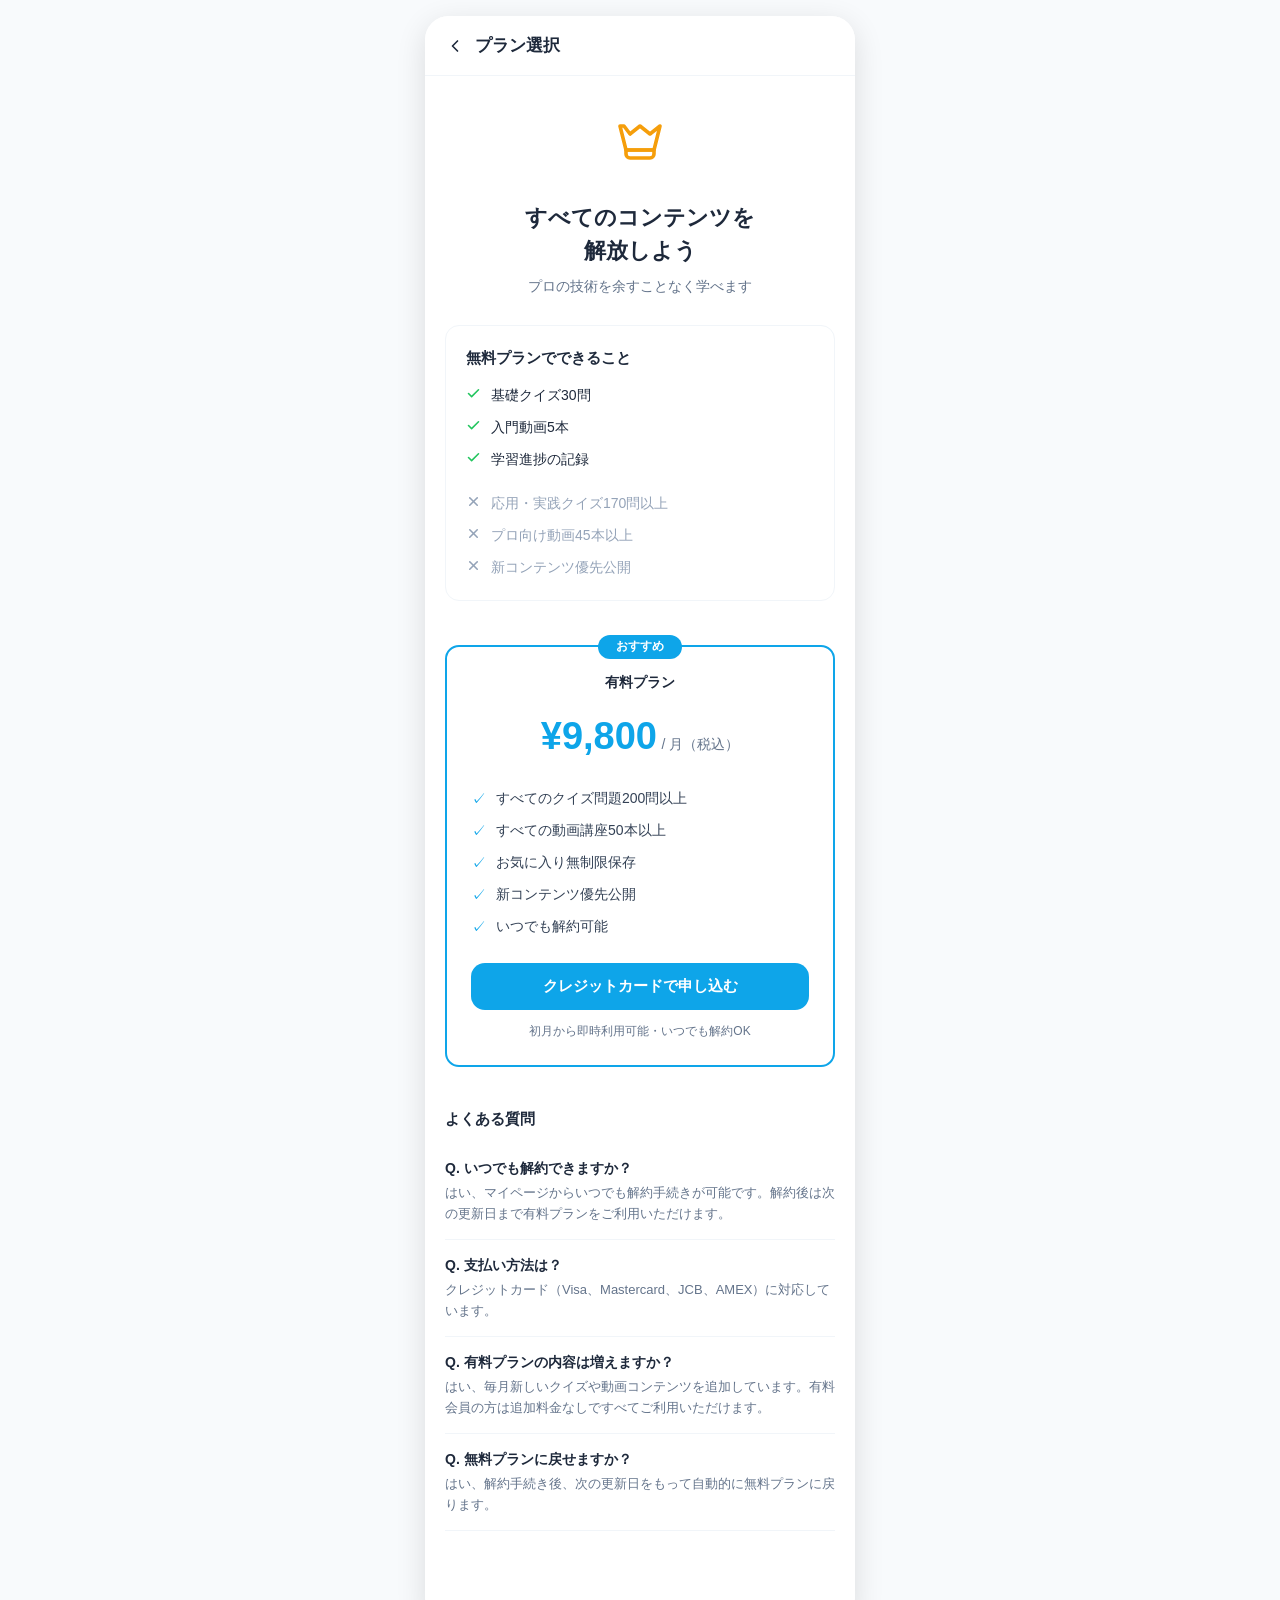
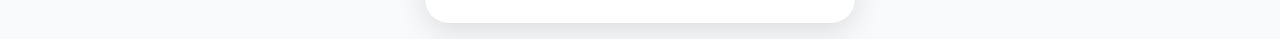
<file: pricing.html>
<!DOCTYPE html>
<html lang="ja">
<head>
  <meta charset="UTF-8">
  <meta name="viewport" content="width=device-width, initial-scale=1.0">
  <title>プラン選択 - Dr.直し屋ラーニング</title>
  <link rel="stylesheet" href="style.css">
  <style>
    .pricing-hero {
      text-align: center;
      padding: 36px 24px 28px;
    }
    .pricing-hero-emoji {
      font-size: 48px;
      margin-bottom: 12px;
    }
    .pricing-hero h2 {
      font-size: 22px;
      font-weight: 800;
      color: var(--gray-800);
      line-height: 1.5;
      margin-bottom: 8px;
    }
    .pricing-hero p {
      font-size: 14px;
      color: var(--text-light);
    }
    .comparison-card {
      background: var(--white);
      border: 1px solid var(--gray-100);
      border-radius: var(--radius);
      padding: 20px;
      margin-bottom: 16px;
    }
    .comparison-heading {
      font-size: 15px;
      font-weight: 700;
      color: var(--gray-800);
      margin-bottom: 14px;
    }
    .comparison-item {
      display: flex;
      align-items: flex-start;
      gap: 10px;
      font-size: 14px;
      line-height: 1.6;
      margin-bottom: 8px;
    }
    .comparison-item:last-child {
      margin-bottom: 0;
    }
    .comparison-icon {
      flex-shrink: 0;
      font-size: 15px;
      line-height: 1.6;
    }
    .comparison-item.disabled {
      color: var(--gray-400);
    }
    .price-feature-list {
      text-align: left;
      margin: 20px 0;
    }
    .price-feature-item {
      display: flex;
      align-items: flex-start;
      gap: 10px;
      font-size: 14px;
      line-height: 1.6;
      margin-bottom: 8px;
      color: var(--gray-700);
    }
    .price-feature-item:last-child {
      margin-bottom: 0;
    }
    .price-feature-check {
      flex-shrink: 0;
      color: var(--primary);
      font-size: 15px;
      line-height: 1.6;
    }
    .price-label {
      font-size: 14px;
      font-weight: 700;
      color: var(--gray-800);
      margin-bottom: 12px;
    }
    .price-note {
      font-size: 12px;
      color: var(--text-light);
      margin-top: 12px;
    }
  </style>
</head>
<body>
<div class="app">
  <div class="app-body">

    <!-- Header -->
    <header class="header">
      <div class="header-left">
        <a href="mypage.html" class="header-back">
          <svg xmlns="http://www.w3.org/2000/svg" width="20" height="20" viewBox="0 0 24 24" fill="none" stroke="currentColor" stroke-width="2" stroke-linecap="round" stroke-linejoin="round"><polyline points="15 18 9 12 15 6"/></svg>
        </a>
        <h1>プラン選択</h1>
      </div>
    </header>

    <!-- Hero -->
    <div class="pricing-hero">
      <div class="pricing-hero-emoji"><svg width="48" height="48" viewBox="0 0 24 24" fill="none" stroke="#F59E0B" stroke-width="1.8" stroke-linecap="round" stroke-linejoin="round"><path d="M2 4l3 12h14l3-12-5 4-5-4-5 4-3-4z"/><path d="M5 16h14v2a2 2 0 0 1-2 2H7a2 2 0 0 1-2-2v-2z"/></svg></div>
      <h2>すべてのコンテンツを<br>解放しよう</h2>
      <p>プロの技術を余すことなく学べます</p>
    </div>

    <!-- Free vs Paid Comparison -->
    <div class="section" style="padding-top: 0;">
      <div class="comparison-card">
        <div class="comparison-heading">無料プランでできること</div>

        <div class="comparison-item">
          <span class="comparison-icon"><svg width="15" height="15" viewBox="0 0 24 24" fill="none" stroke="#22C55E" stroke-width="2.5" stroke-linecap="round" stroke-linejoin="round"><polyline points="20 6 9 17 4 12"/></svg></span>
          <span>基礎クイズ30問</span>
        </div>
        <div class="comparison-item">
          <span class="comparison-icon"><svg width="15" height="15" viewBox="0 0 24 24" fill="none" stroke="#22C55E" stroke-width="2.5" stroke-linecap="round" stroke-linejoin="round"><polyline points="20 6 9 17 4 12"/></svg></span>
          <span>入門動画5本</span>
        </div>
        <div class="comparison-item">
          <span class="comparison-icon"><svg width="15" height="15" viewBox="0 0 24 24" fill="none" stroke="#22C55E" stroke-width="2.5" stroke-linecap="round" stroke-linejoin="round"><polyline points="20 6 9 17 4 12"/></svg></span>
          <span>学習進捗の記録</span>
        </div>

        <div style="height: 12px;"></div>

        <div class="comparison-item disabled">
          <span class="comparison-icon"><svg width="15" height="15" viewBox="0 0 24 24" fill="none" stroke="#94A3B8" stroke-width="2.5" stroke-linecap="round" stroke-linejoin="round"><line x1="18" y1="6" x2="6" y2="18"/><line x1="6" y1="6" x2="18" y2="18"/></svg></span>
          <span>応用・実践クイズ170問以上</span>
        </div>
        <div class="comparison-item disabled">
          <span class="comparison-icon"><svg width="15" height="15" viewBox="0 0 24 24" fill="none" stroke="#94A3B8" stroke-width="2.5" stroke-linecap="round" stroke-linejoin="round"><line x1="18" y1="6" x2="6" y2="18"/><line x1="6" y1="6" x2="18" y2="18"/></svg></span>
          <span>プロ向け動画45本以上</span>
        </div>
        <div class="comparison-item disabled">
          <span class="comparison-icon"><svg width="15" height="15" viewBox="0 0 24 24" fill="none" stroke="#94A3B8" stroke-width="2.5" stroke-linecap="round" stroke-linejoin="round"><line x1="18" y1="6" x2="6" y2="18"/><line x1="6" y1="6" x2="18" y2="18"/></svg></span>
          <span>新コンテンツ優先公開</span>
        </div>
      </div>
    </div>

    <!-- Paid Plan Card -->
    <div class="section" style="padding-top: 0;">
      <div class="price-card best" style="margin-top: 8px;">
        <div class="price-label">有料プラン</div>
        <div>
          <span class="price-num">&#xA5;9,800</span>
          <span class="price-sub"> / 月（税込）</span>
        </div>

        <div class="price-feature-list">
          <div class="price-feature-item">
            <span class="price-feature-check">&#x2713;</span>
            <span>すべてのクイズ問題200問以上</span>
          </div>
          <div class="price-feature-item">
            <span class="price-feature-check">&#x2713;</span>
            <span>すべての動画講座50本以上</span>
          </div>
          <div class="price-feature-item">
            <span class="price-feature-check">&#x2713;</span>
            <span>お気に入り無制限保存</span>
          </div>
          <div class="price-feature-item">
            <span class="price-feature-check">&#x2713;</span>
            <span>新コンテンツ優先公開</span>
          </div>
          <div class="price-feature-item">
            <span class="price-feature-check">&#x2713;</span>
            <span>いつでも解約可能</span>
          </div>
        </div>

        <button class="btn btn-primary" style="margin-top: 4px;">クレジットカードで申し込む</button>
        <div class="price-note text-center">初月から即時利用可能・いつでも解約OK</div>
      </div>
    </div>

    <!-- FAQ -->
    <div class="section">
      <div class="section-title">よくある質問</div>

      <div class="faq-item">
        <div class="faq-q">Q. いつでも解約できますか？</div>
        <div class="faq-a">はい、マイページからいつでも解約手続きが可能です。解約後は次の更新日まで有料プランをご利用いただけます。</div>
      </div>

      <div class="faq-item">
        <div class="faq-q">Q. 支払い方法は？</div>
        <div class="faq-a">クレジットカード（Visa、Mastercard、JCB、AMEX）に対応しています。</div>
      </div>

      <div class="faq-item">
        <div class="faq-q">Q. 有料プランの内容は増えますか？</div>
        <div class="faq-a">はい、毎月新しいクイズや動画コンテンツを追加しています。有料会員の方は追加料金なしですべてご利用いただけます。</div>
      </div>

      <div class="faq-item">
        <div class="faq-q">Q. 無料プランに戻せますか？</div>
        <div class="faq-a">はい、解約手続き後、次の更新日をもって自動的に無料プランに戻ります。</div>
      </div>
    </div>

  </div>
</div>
</body>
</html>
</file>
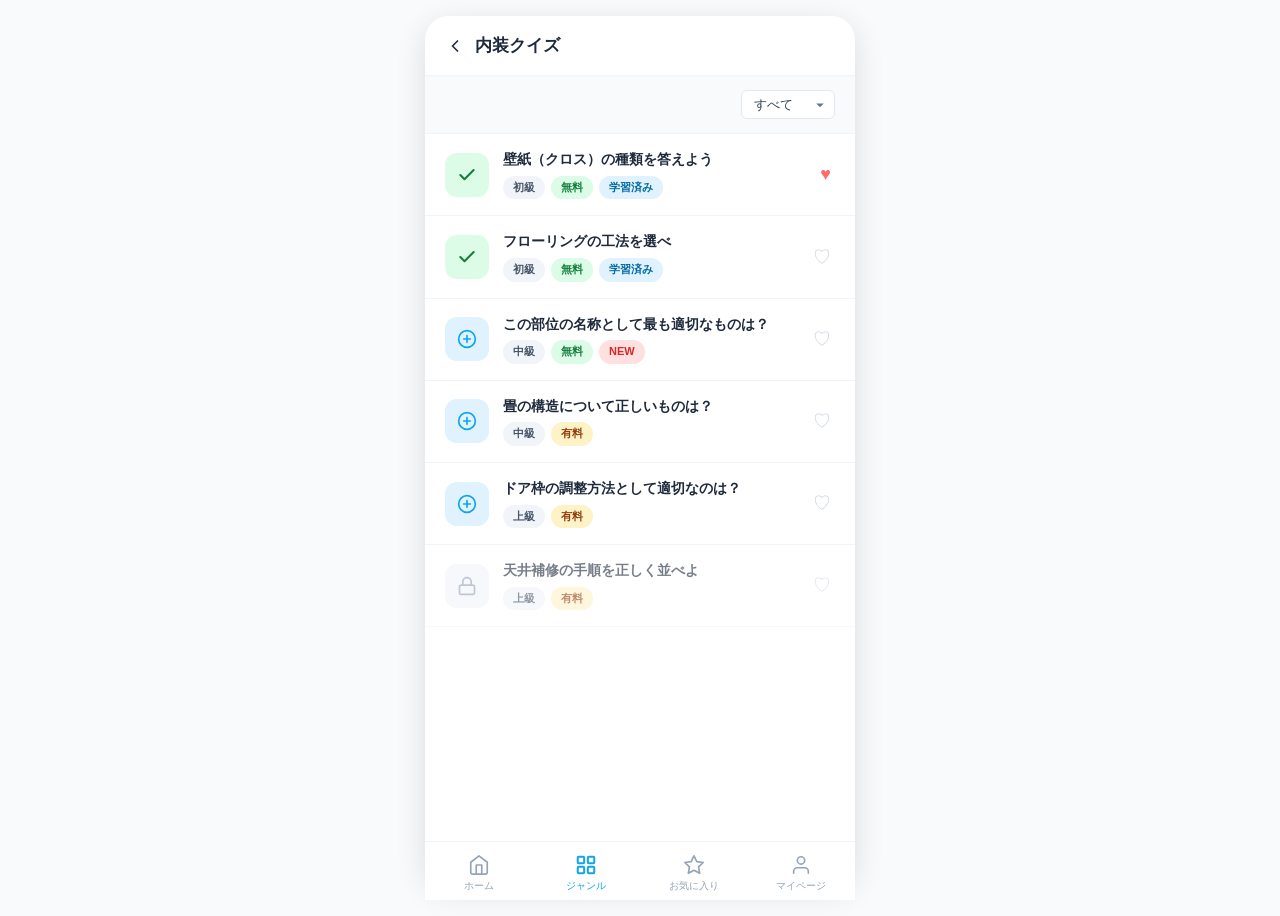
<file: quiz-list.html>
<!DOCTYPE html>
<html lang="ja">
<head>
  <meta charset="UTF-8">
  <meta name="viewport" content="width=device-width, initial-scale=1.0">
  <title>内装クイズ - Dr.直し屋ラーニング</title>
  <link rel="stylesheet" href="style.css">
  <style>
    .filter-row {
      display: flex;
      align-items: center;
      justify-content: space-between;
      padding: 14px 20px;
      background: var(--gray-50);
      border-bottom: 1px solid var(--gray-100);
    }
    .filter-count {
      font-size: 13px;
      color: var(--text-light);
    }
    .filter-count strong {
      color: var(--primary);
      font-weight: 700;
    }
    .filter-select {
      padding: 6px 28px 6px 12px;
      border: 1.5px solid var(--gray-200);
      border-radius: var(--radius-xs);
      font-size: 13px;
      font-family: inherit;
      color: var(--gray-700);
      background: var(--white);
      appearance: none;
      background-image: url("data:image/svg+xml,%3Csvg xmlns='http://www.w3.org/2000/svg' width='12' height='12' fill='%2364748B' viewBox='0 0 16 16'%3E%3Cpath d='M8 11L3 6h10z'/%3E%3C/svg%3E");
      background-repeat: no-repeat;
      background-position: right 8px center;
      cursor: pointer;
    }
    .quiz-item {
      display: flex;
      align-items: center;
      gap: 14px;
      padding: 16px 20px;
      border-bottom: 1px solid var(--gray-100);
      cursor: pointer;
      transition: background 0.15s;
    }
    .quiz-item:active {
      background: var(--gray-50);
    }
    .quiz-item-icon {
      width: 44px;
      height: 44px;
      border-radius: 12px;
      display: flex;
      align-items: center;
      justify-content: center;
      font-size: 20px;
      flex-shrink: 0;
    }
    .quiz-item-icon.done {
      background: #DCFCE7;
    }
    .quiz-item-icon.todo {
      background: var(--primary-pale);
    }
    .quiz-item-icon.locked {
      background: var(--gray-100);
    }
    .quiz-item-body {
      flex: 1;
      min-width: 0;
    }
    .quiz-item-title {
      font-size: 14px;
      font-weight: 700;
      color: var(--gray-800);
      margin-bottom: 6px;
      line-height: 1.4;
    }
    .quiz-item-tags {
      display: flex;
      align-items: center;
      gap: 6px;
      flex-wrap: wrap;
    }
    .quiz-item-fav {
      flex-shrink: 0;
      padding: 4px;
    }
  </style>
</head>
<body>
<div class="app">
  <div class="app-body">

    <!-- Header -->
    <header class="header">
      <div class="header-left">
        <a href="genres.html" class="header-back">
          <svg xmlns="http://www.w3.org/2000/svg" width="20" height="20" viewBox="0 0 24 24" fill="none" stroke="currentColor" stroke-width="2" stroke-linecap="round" stroke-linejoin="round"><polyline points="15 18 9 12 15 6"/></svg>
        </a>
        <h1>内装クイズ</h1>
      </div>
    </header>

    <!-- Filter Row -->
    <div class="filter-row">
      <div class="filter-count"></div>
      <select class="filter-select">
        <option>すべて</option>
        <option>未学習</option>
        <option>学習済み</option>
      </select>
    </div>

    <!-- Quiz Items -->

    <!-- Item 1: Done + Fav On -->
    <a href="quiz.html" class="quiz-item">
      <div class="quiz-item-icon done"><svg width="20" height="20" viewBox="0 0 24 24" fill="none" stroke="#15803D" stroke-width="2.5" stroke-linecap="round" stroke-linejoin="round"><polyline points="20 6 9 17 4 12"/></svg></div>
      <div class="quiz-item-body">
        <div class="quiz-item-title">壁紙（クロス）の種類を答えよう</div>
        <div class="quiz-item-tags">
          <span class="tag tag-level">初級</span>
          <span class="tag tag-free">無料</span>
          <span class="tag tag-done">学習済み</span>
        </div>
      </div>
      <div class="quiz-item-fav">
        <span class="fav on">♥</span>
      </div>
    </a>

    <!-- Item 2: Done -->
    <a href="quiz.html" class="quiz-item">
      <div class="quiz-item-icon done"><svg width="20" height="20" viewBox="0 0 24 24" fill="none" stroke="#15803D" stroke-width="2.5" stroke-linecap="round" stroke-linejoin="round"><polyline points="20 6 9 17 4 12"/></svg></div>
      <div class="quiz-item-body">
        <div class="quiz-item-title">フローリングの工法を選べ</div>
        <div class="quiz-item-tags">
          <span class="tag tag-level">初級</span>
          <span class="tag tag-free">無料</span>
          <span class="tag tag-done">学習済み</span>
        </div>
      </div>
      <div class="quiz-item-fav">
        <span class="fav">♡</span>
      </div>
    </a>

    <!-- Item 3: Not done + NEW -->
    <a href="quiz.html" class="quiz-item">
      <div class="quiz-item-icon todo"><svg width="20" height="20" viewBox="0 0 24 24" fill="none" stroke="#0EA5E9" stroke-width="2" stroke-linecap="round" stroke-linejoin="round"><circle cx="12" cy="12" r="10"/><line x1="12" y1="8" x2="12" y2="16"/><line x1="8" y1="12" x2="16" y2="12"/></svg></div>
      <div class="quiz-item-body">
        <div class="quiz-item-title">この部位の名称として最も適切なものは？</div>
        <div class="quiz-item-tags">
          <span class="tag tag-level">中級</span>
          <span class="tag tag-free">無料</span>
          <span class="tag tag-new">NEW</span>
        </div>
      </div>
      <div class="quiz-item-fav">
        <span class="fav">♡</span>
      </div>
    </a>

    <!-- Item 4: Not done + Premium -->
    <a href="quiz.html" class="quiz-item">
      <div class="quiz-item-icon todo"><svg width="20" height="20" viewBox="0 0 24 24" fill="none" stroke="#0EA5E9" stroke-width="2" stroke-linecap="round" stroke-linejoin="round"><circle cx="12" cy="12" r="10"/><line x1="12" y1="8" x2="12" y2="16"/><line x1="8" y1="12" x2="16" y2="12"/></svg></div>
      <div class="quiz-item-body">
        <div class="quiz-item-title">畳の構造について正しいものは？</div>
        <div class="quiz-item-tags">
          <span class="tag tag-level">中級</span>
          <span class="tag tag-premium">有料</span>
        </div>
      </div>
      <div class="quiz-item-fav">
        <span class="fav">♡</span>
      </div>
    </a>

    <!-- Item 5: Not done + Premium + Advanced -->
    <a href="quiz.html" class="quiz-item">
      <div class="quiz-item-icon todo"><svg width="20" height="20" viewBox="0 0 24 24" fill="none" stroke="#0EA5E9" stroke-width="2" stroke-linecap="round" stroke-linejoin="round"><circle cx="12" cy="12" r="10"/><line x1="12" y1="8" x2="12" y2="16"/><line x1="8" y1="12" x2="16" y2="12"/></svg></div>
      <div class="quiz-item-body">
        <div class="quiz-item-title">ドア枠の調整方法として適切なのは？</div>
        <div class="quiz-item-tags">
          <span class="tag tag-level">上級</span>
          <span class="tag tag-premium">有料</span>
        </div>
      </div>
      <div class="quiz-item-fav">
        <span class="fav">♡</span>
      </div>
    </a>

    <!-- Item 6: Locked -->
    <a href="quiz.html" class="quiz-item opacity-60" style="pointer-events: auto;">
      <div class="quiz-item-icon locked"><svg width="20" height="20" viewBox="0 0 24 24" fill="none" stroke="#94A3B8" stroke-width="2" stroke-linecap="round" stroke-linejoin="round"><rect x="3" y="11" width="18" height="11" rx="2" ry="2"/><path d="M7 11V7a5 5 0 0 1 10 0v4"/></svg></div>
      <div class="quiz-item-body">
        <div class="quiz-item-title">天井補修の手順を正しく並べよ</div>
        <div class="quiz-item-tags">
          <span class="tag tag-level">上級</span>
          <span class="tag tag-premium">有料</span>
        </div>
      </div>
      <div class="quiz-item-fav">
        <span class="fav">♡</span>
      </div>
    </a>

  </div>

  <!-- Bottom Nav -->
  <nav class="bottom-nav">
    <a href="home.html" class="nav-item"><svg xmlns="http://www.w3.org/2000/svg" viewBox="0 0 24 24" fill="none" stroke="currentColor" stroke-width="1.8" stroke-linecap="round" stroke-linejoin="round"><path d="M3 9l9-7 9 7v11a2 2 0 0 1-2 2H5a2 2 0 0 1-2-2z"/><polyline points="9 22 9 12 15 12 15 22"/></svg><span>ホーム</span></a>
    <a href="genres.html" class="nav-item active"><svg xmlns="http://www.w3.org/2000/svg" viewBox="0 0 24 24" fill="none" stroke="currentColor" stroke-width="1.8" stroke-linecap="round" stroke-linejoin="round"><rect x="3" y="3" width="7" height="7" rx="1"/><rect x="14" y="3" width="7" height="7" rx="1"/><rect x="3" y="14" width="7" height="7" rx="1"/><rect x="14" y="14" width="7" height="7" rx="1"/></svg><span>ジャンル</span></a>
    <a href="favorites.html" class="nav-item"><svg xmlns="http://www.w3.org/2000/svg" viewBox="0 0 24 24" fill="none" stroke="currentColor" stroke-width="1.8" stroke-linecap="round" stroke-linejoin="round"><polygon points="12 2 15.09 8.26 22 9.27 17 14.14 18.18 21.02 12 17.77 5.82 21.02 7 14.14 2 9.27 8.91 8.26 12 2"/></svg><span>お気に入り</span></a>
    <a href="mypage.html" class="nav-item"><svg xmlns="http://www.w3.org/2000/svg" viewBox="0 0 24 24" fill="none" stroke="currentColor" stroke-width="1.8" stroke-linecap="round" stroke-linejoin="round"><path d="M20 21v-2a4 4 0 0 0-4-4H8a4 4 0 0 0-4 4v2"/><circle cx="12" cy="7" r="4"/></svg><span>マイページ</span></a>
  </nav>
</div>
</body>
</html>
</file>
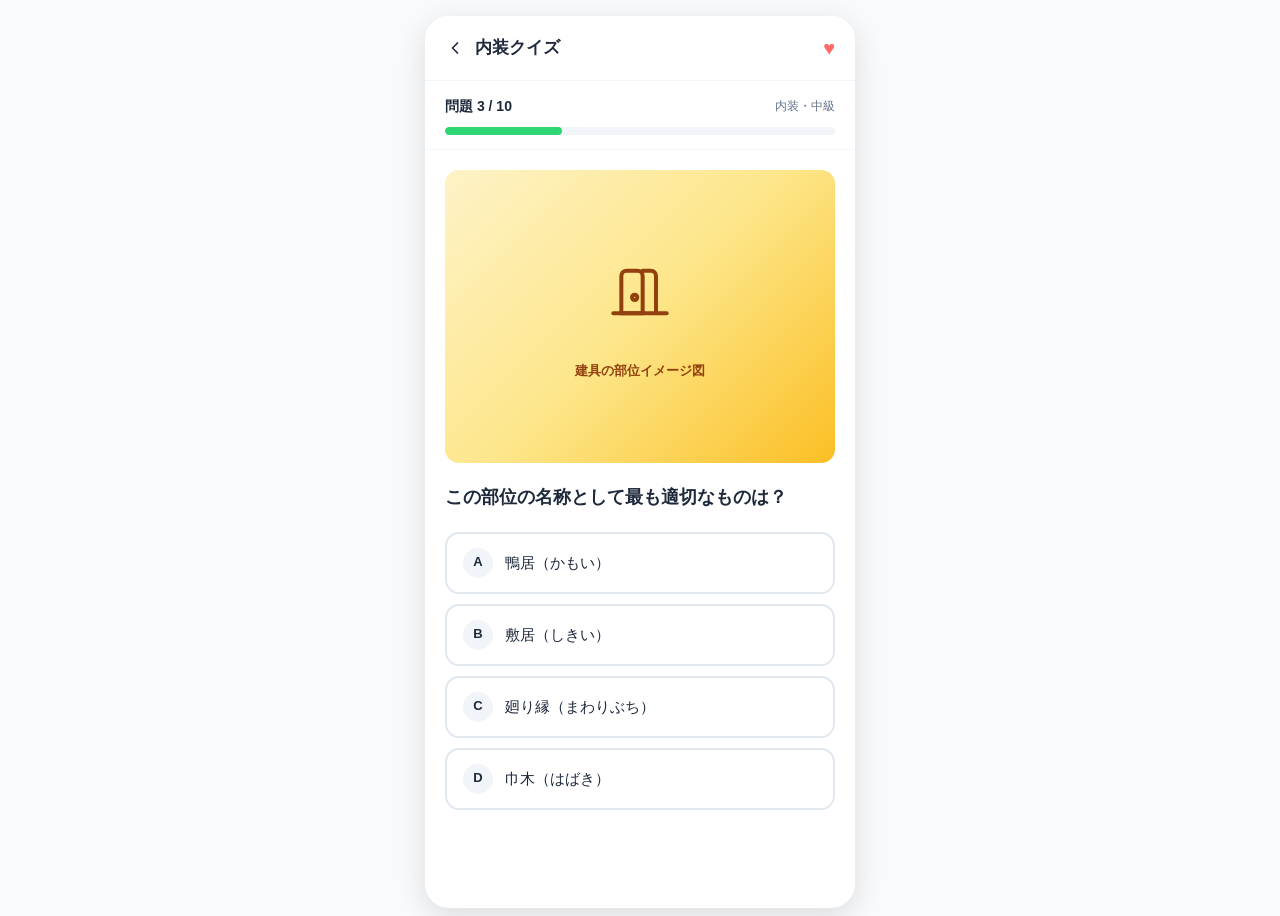
<file: quiz.html>
<!DOCTYPE html>
<html lang="ja">
<head>
  <meta charset="UTF-8">
  <meta name="viewport" content="width=device-width, initial-scale=1.0">
  <title>内装クイズ - Dr.直し屋ラーニング</title>
  <link rel="stylesheet" href="style.css">
  <style>
    .quiz-progress {
      padding: 14px 20px;
      background: var(--white);
      border-bottom: 1px solid var(--gray-100);
    }
    .quiz-progress-top {
      display: flex;
      align-items: center;
      justify-content: space-between;
      margin-bottom: 10px;
    }
    .quiz-progress-label {
      font-size: 14px;
      font-weight: 700;
      color: var(--gray-800);
    }
    .quiz-progress-genre {
      font-size: 12px;
      color: var(--text-light);
    }
    .quiz-progress-bar {
      height: 8px;
      background: var(--gray-100);
      border-radius: 4px;
      overflow: hidden;
    }
    .quiz-progress-fill {
      height: 100%;
      border-radius: 4px;
      background: var(--accent);
      transition: width 0.4s;
    }
    .question-image {
      margin: 20px 20px 0;
      aspect-ratio: 4/3;
      border-radius: var(--radius);
      background: linear-gradient(135deg, #FEF3C7, #FDE68A, #FBBF24);
      display: flex;
      flex-direction: column;
      align-items: center;
      justify-content: center;
      gap: 8px;
      overflow: hidden;
    }
    .question-image-emoji {
      font-size: 64px;
    }
    .question-image-text {
      font-size: 13px;
      color: #92400E;
      font-weight: 600;
    }
    .question-text {
      padding: 20px 20px 4px;
      font-size: 18px;
      font-weight: 700;
      line-height: 1.6;
      color: var(--gray-800);
    }
    .options-area {
      padding: 16px 20px;
    }
    .quiz-option .quiz-num.correct-num {
      background: #DCFCE7;
      color: #166534;
    }
    .quiz-option .quiz-num.wrong-num {
      background: #FEE2E2;
      color: #991B1B;
    }
    .answer-btn-area {
      padding: 0 20px 16px;
      display: none;
    }
    .answer-btn-area.show {
      display: block;
    }
    .result-card {
      margin: 0 20px 16px;
      padding: 24px;
      border-radius: var(--radius);
      text-align: center;
      display: none;
    }
    .result-card.show {
      display: block;
      animation: popIn 0.3s ease;
    }
    .result-card.correct {
      background: linear-gradient(135deg, #DCFCE7, #BBF7D0);
      border: 2px solid #22C55E;
    }
    .result-card.wrong {
      background: linear-gradient(135deg, #FEE2E2, #FECACA);
      border: 2px solid #EF4444;
    }
    .result-emoji {
      font-size: 48px;
      margin-bottom: 8px;
    }
    .result-text {
      font-size: 20px;
      font-weight: 800;
      margin-bottom: 4px;
    }
    .result-card.correct .result-text {
      color: #166534;
    }
    .result-card.wrong .result-text {
      color: #991B1B;
    }
    .result-sub {
      font-size: 13px;
      color: var(--text-light);
    }
    .explanation-card {
      margin: 0 20px 16px;
      padding: 16px;
      background: var(--primary-bg);
      border-radius: var(--radius);
      border-left: 4px solid var(--primary);
      display: none;
    }
    .explanation-card.show {
      display: block;
      animation: fadeIn 0.3s ease;
    }
    .explanation-title {
      font-size: 13px;
      font-weight: 700;
      color: var(--primary);
      margin-bottom: 6px;
    }
    .explanation-text {
      font-size: 13px;
      color: var(--gray-700);
      line-height: 1.7;
    }
    .next-btn-area {
      padding: 0 20px 24px;
      display: none;
    }
    .next-btn-area.show {
      display: block;
      animation: fadeIn 0.3s ease;
    }
  </style>
</head>
<body>
<div class="app">
  <div class="app-body">

    <!-- Header -->
    <header class="header">
      <div class="header-left">
        <a href="quiz-list.html" class="header-back">
          <svg xmlns="http://www.w3.org/2000/svg" width="20" height="20" viewBox="0 0 24 24" fill="none" stroke="currentColor" stroke-width="2" stroke-linecap="round" stroke-linejoin="round"><polyline points="15 18 9 12 15 6"/></svg>
        </a>
        <h1>内装クイズ</h1>
      </div>
      <span class="fav on" id="headerFav" style="font-size: 20px; cursor: pointer;">♥</span>
    </header>

    <!-- Progress Bar -->
    <div class="quiz-progress">
      <div class="quiz-progress-top">
        <div class="quiz-progress-label">問題 3 / 10</div>
        <div class="quiz-progress-genre">内装・中級</div>
      </div>
      <div class="quiz-progress-bar">
        <div class="quiz-progress-fill" style="width: 30%;"></div>
      </div>
    </div>

    <!-- Question Image -->
    <div class="question-image">
      <div class="question-image-emoji"><svg width="64" height="64" viewBox="0 0 24 24" fill="none" stroke="#92400E" stroke-width="1.5" stroke-linecap="round" stroke-linejoin="round"><path d="M13 4h3a2 2 0 0 1 2 2v14"/><path d="M2 20h20"/><path d="M13 20V6a2 2 0 0 0-2-2H7a2 2 0 0 0-2 2v14"/><path d="M13 20h-8"/><circle cx="10" cy="14" r="1"/></svg></div>
      <div class="question-image-text">建具の部位イメージ図</div>
    </div>

    <!-- Question Text -->
    <div class="question-text">この部位の名称として最も適切なものは？</div>

    <!-- Options -->
    <div class="options-area" id="optionsArea">
      <div class="quiz-option" data-index="0">
        <div class="quiz-num">A</div>
        <div>鴨居（かもい）</div>
      </div>
      <div class="quiz-option" data-index="1">
        <div class="quiz-num">B</div>
        <div>敷居（しきい）</div>
      </div>
      <div class="quiz-option" data-index="2">
        <div class="quiz-num">C</div>
        <div>廻り縁（まわりぶち）</div>
      </div>
      <div class="quiz-option" data-index="3" data-correct="true">
        <div class="quiz-num">D</div>
        <div>巾木（はばき）</div>
      </div>
    </div>

    <!-- Answer Button -->
    <div class="answer-btn-area" id="answerBtnArea">
      <button class="btn btn-primary" id="answerBtn">回答する</button>
    </div>

    <!-- Result Card -->
    <div class="result-card correct" id="resultCard">
      <div class="result-emoji" style="font-size: 40px;"><svg width="48" height="48" viewBox="0 0 24 24" fill="none" stroke="#15803D" stroke-width="2" stroke-linecap="round" stroke-linejoin="round"><circle cx="12" cy="12" r="10"/><polyline points="16 8 10 16 7 13"/></svg></div>
      <div class="result-text">正解!</div>
      <div class="result-sub">すばらしい！正しい答えを選びました</div>
    </div>

    <!-- Wrong Result Card (hidden, for wrong answers) -->
    <div class="result-card wrong" id="resultCardWrong">
      <div class="result-emoji" style="font-size: 40px;"><svg width="48" height="48" viewBox="0 0 24 24" fill="none" stroke="#EF4444" stroke-width="2" stroke-linecap="round" stroke-linejoin="round"><circle cx="12" cy="12" r="10"/><line x1="15" y1="9" x2="9" y2="15"/><line x1="9" y1="9" x2="15" y2="15"/></svg></div>
      <div class="result-text">不正解</div>
      <div class="result-sub">正解は D) 巾木（はばき）です</div>
    </div>

    <!-- Explanation -->
    <div class="explanation-card" id="explanationCard">
      <div class="explanation-title">解説</div>
      <div class="explanation-text">
        巾木（はばき）とは、壁と床の接する部分に取り付ける細長い板状の部材です。壁の下部を保護し、床材と壁材の隙間を隠す役割があります。木製、樹脂製、アルミ製など様々な素材があり、部屋の雰囲気に合わせて選択します。
      </div>
    </div>

    <!-- Next Button -->
    <div class="next-btn-area" id="nextBtnArea">
      <a href="quiz.html" class="btn btn-accent">次の問題へ →</a>
    </div>

  </div>
</div>

<script>
(function() {
  const options = document.querySelectorAll('.quiz-option');
  const answerBtnArea = document.getElementById('answerBtnArea');
  const answerBtn = document.getElementById('answerBtn');
  const resultCard = document.getElementById('resultCard');
  const resultCardWrong = document.getElementById('resultCardWrong');
  const explanationCard = document.getElementById('explanationCard');
  const nextBtnArea = document.getElementById('nextBtnArea');
  const headerFav = document.getElementById('headerFav');

  let selectedOption = null;
  let answered = false;

  // Select option
  options.forEach(function(opt) {
    opt.addEventListener('click', function() {
      if (answered) return;
      // Remove previous selection
      options.forEach(function(o) { o.classList.remove('selected'); });
      // Select this one
      opt.classList.add('selected');
      selectedOption = opt;
      // Show answer button
      answerBtnArea.classList.add('show');
    });
  });

  // Answer button
  answerBtn.addEventListener('click', function() {
    if (!selectedOption || answered) return;
    answered = true;

    var isCorrect = selectedOption.hasAttribute('data-correct');

    // Disable further selection
    options.forEach(function(opt) {
      opt.style.pointerEvents = 'none';
    });

    // Find the correct option
    var correctOpt = document.querySelector('.quiz-option[data-correct]');

    if (isCorrect) {
      selectedOption.classList.remove('selected');
      selectedOption.classList.add('correct');
      selectedOption.querySelector('.quiz-num').classList.add('correct-num');
      resultCard.classList.add('show');
    } else {
      selectedOption.classList.remove('selected');
      selectedOption.classList.add('wrong');
      selectedOption.querySelector('.quiz-num').classList.add('wrong-num');
      correctOpt.classList.add('correct');
      correctOpt.querySelector('.quiz-num').classList.add('correct-num');
      resultCardWrong.classList.add('show');
    }

    // Hide answer button
    answerBtnArea.classList.remove('show');

    // Show explanation and next button after a short delay
    setTimeout(function() {
      explanationCard.classList.add('show');
      nextBtnArea.classList.add('show');
    }, 400);
  });

  // Fav toggle
  headerFav.addEventListener('click', function(e) {
    e.preventDefault();
    if (headerFav.classList.contains('on')) {
      headerFav.classList.remove('on');
      headerFav.textContent = '♡';
    } else {
      headerFav.classList.add('on');
      headerFav.textContent = '♥';
    }
  });
})();
</script>
</body>
</html>
</file>
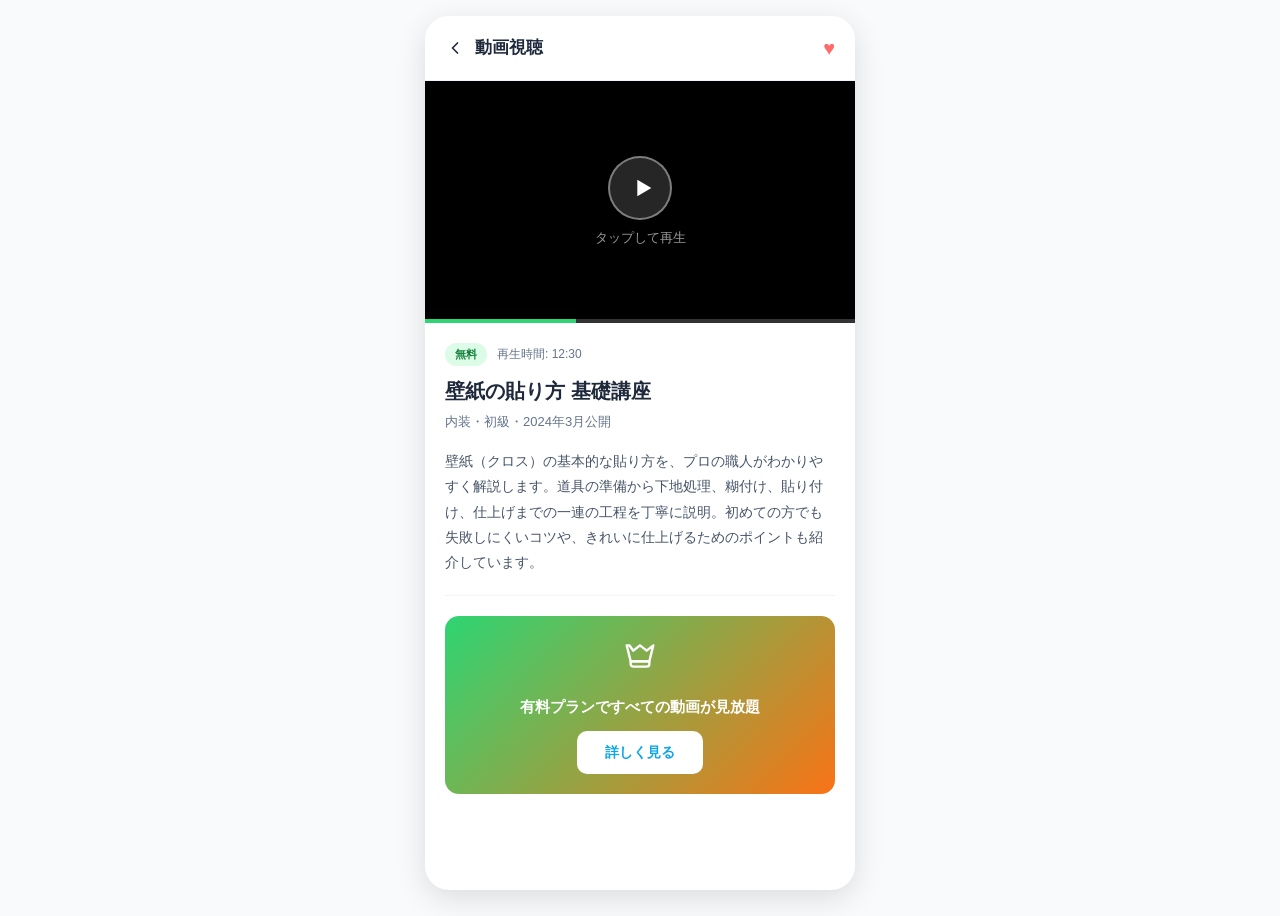
<file: video.html>
<!DOCTYPE html>
<html lang="ja">
<head>
  <meta charset="UTF-8">
  <meta name="viewport" content="width=device-width, initial-scale=1.0">
  <title>動画視聴 - Dr.直し屋ラーニング</title>
  <link rel="stylesheet" href="style.css">
  <style>
    .video-player {
      width: 100%;
      aspect-ratio: 16/9;
      background: #000;
      display: flex;
      flex-direction: column;
      align-items: center;
      justify-content: center;
      position: relative;
      cursor: pointer;
    }
    .video-player-btn {
      width: 64px;
      height: 64px;
      background: rgba(255,255,255,0.15);
      border-radius: 50%;
      display: flex;
      align-items: center;
      justify-content: center;
      border: 2px solid rgba(255,255,255,0.4);
      margin-bottom: 8px;
      transition: background 0.2s;
    }
    .video-player:hover .video-player-btn {
      background: rgba(255,255,255,0.25);
    }
    .video-player-btn svg {
      width: 28px;
      height: 28px;
      fill: white;
      margin-left: 3px;
    }
    .video-player-text {
      color: rgba(255,255,255,0.6);
      font-size: 13px;
    }
    .video-player-progress {
      position: absolute;
      bottom: 0;
      left: 0;
      right: 0;
      height: 4px;
      background: rgba(255,255,255,0.2);
    }
    .video-player-progress-fill {
      height: 100%;
      background: var(--accent);
      width: 35%;
      transition: width 0.4s;
    }
    .video-detail {
      padding: 20px;
    }
    .video-detail-tag-row {
      display: flex;
      align-items: center;
      gap: 10px;
      margin-bottom: 10px;
    }
    .video-detail-duration {
      font-size: 12px;
      color: var(--text-light);
    }
    .video-detail-title {
      font-size: 20px;
      font-weight: 800;
      color: var(--gray-800);
      line-height: 1.5;
      margin-bottom: 6px;
    }
    .video-detail-meta {
      font-size: 13px;
      color: var(--text-light);
      margin-bottom: 16px;
    }
    .video-detail-desc {
      font-size: 14px;
      color: var(--gray-600);
      line-height: 1.8;
    }
    .upgrade-banner {
      margin: 0 20px 24px;
      background: linear-gradient(135deg, var(--accent), #F97316);
      color: var(--white);
      border-radius: var(--radius);
      padding: 20px;
      text-align: center;
    }
    .upgrade-banner-emoji {
      font-size: 32px;
      margin-bottom: 8px;
    }
    .upgrade-banner-title {
      font-size: 15px;
      font-weight: 700;
      margin-bottom: 12px;
    }
    .upgrade-banner .btn-white {
      display: inline-flex;
      padding: 10px 28px;
      width: auto;
      font-size: 14px;
      border-radius: var(--radius-sm);
    }
  </style>
</head>
<body>
<div class="app">
  <div class="app-body">

    <!-- Header -->
    <header class="header">
      <div class="header-left">
        <a href="videos.html" class="header-back">
          <svg xmlns="http://www.w3.org/2000/svg" width="20" height="20" viewBox="0 0 24 24" fill="none" stroke="currentColor" stroke-width="2" stroke-linecap="round" stroke-linejoin="round"><polyline points="15 18 9 12 15 6"/></svg>
        </a>
        <h1>動画視聴</h1>
      </div>
      <span class="fav on" id="headerFav" style="font-size: 20px; cursor: pointer;">♥</span>
    </header>

    <!-- Video Player -->
    <div class="video-player">
      <div class="video-player-btn">
        <svg viewBox="0 0 24 24" xmlns="http://www.w3.org/2000/svg"><polygon points="8,5 20,12 8,19"/></svg>
      </div>
      <div class="video-player-text">タップして再生</div>
      <div class="video-player-progress">
        <div class="video-player-progress-fill"></div>
      </div>
    </div>

    <!-- Video Detail -->
    <div class="video-detail">
      <!-- Tag + Duration row -->
      <div class="video-detail-tag-row">
        <span class="tag tag-free">無料</span>
        <span class="video-detail-duration">再生時間: 12:30</span>
      </div>

      <!-- Title -->
      <h2 class="video-detail-title">壁紙の貼り方 基礎講座</h2>

      <!-- Meta -->
      <div class="video-detail-meta">内装・初級・2024年3月公開</div>

      <!-- Description -->
      <p class="video-detail-desc">
        壁紙（クロス）の基本的な貼り方を、プロの職人がわかりやすく解説します。道具の準備から下地処理、糊付け、貼り付け、仕上げまでの一連の工程を丁寧に説明。初めての方でも失敗しにくいコツや、きれいに仕上げるためのポイントも紹介しています。
      </p>
    </div>

    <!-- Divider -->
    <div class="divider" style="margin: 0 20px;"></div>

    <!-- Upgrade Banner -->
    <div style="padding-top: 20px;">
      <div class="upgrade-banner">
        <div class="upgrade-banner-emoji"><svg width="32" height="32" viewBox="0 0 24 24" fill="none" stroke="#FFF" stroke-width="1.8" stroke-linecap="round" stroke-linejoin="round"><path d="M2 4l3 12h14l3-12-5 4-5-4-5 4-3-4z"/><path d="M5 16h14v2a2 2 0 0 1-2 2H7a2 2 0 0 1-2-2v-2z"/></svg></div>
        <div class="upgrade-banner-title">有料プランですべての動画が見放題</div>
        <a href="pricing.html" class="btn btn-white btn-sm">詳しく見る</a>
      </div>
    </div>

  </div>
</div>

<script>
(function() {
  var headerFav = document.getElementById('headerFav');
  headerFav.addEventListener('click', function(e) {
    e.preventDefault();
    if (headerFav.classList.contains('on')) {
      headerFav.classList.remove('on');
      headerFav.textContent = '\u2661';
    } else {
      headerFav.classList.add('on');
      headerFav.textContent = '\u2665';
    }
  });
})();
</script>
</body>
</html>
</file>
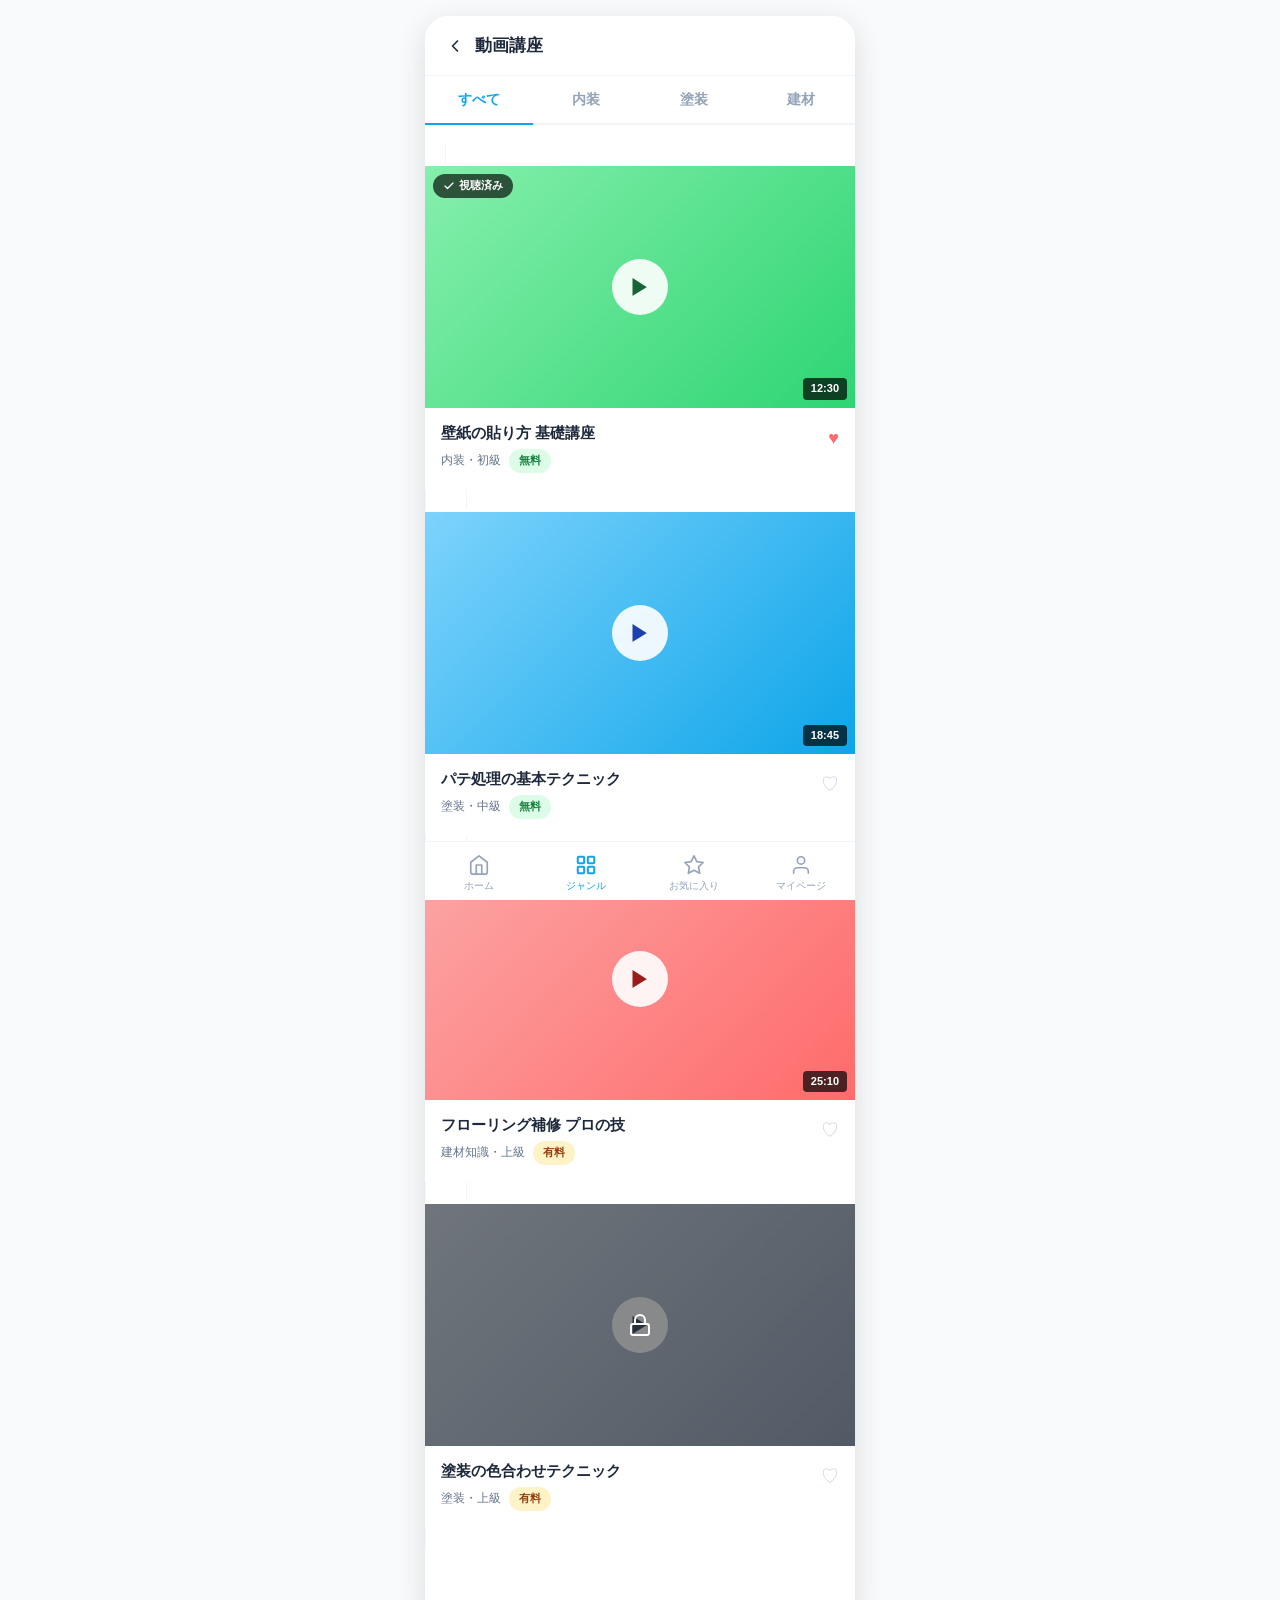
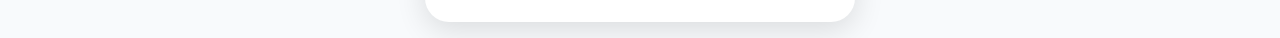
<file: videos.html>
<!DOCTYPE html>
<html lang="ja">
<head>
  <meta charset="UTF-8">
  <meta name="viewport" content="width=device-width, initial-scale=1.0">
  <title>動画講座 - Dr.直し屋ラーニング</title>
  <link rel="stylesheet" href="style.css">
  <style>
    .video-card {
      background: var(--white);
      border: 1px solid var(--gray-100);
      border-radius: var(--radius);
      overflow: hidden;
      margin: 0 20px 16px;
      cursor: pointer;
      transition: transform 0.15s, box-shadow 0.15s;
    }
    .video-card:active {
      transform: scale(0.98);
    }
    .video-card:hover {
      box-shadow: var(--shadow-md);
    }
    .video-thumbnail {
      width: 100%;
      aspect-ratio: 16/9;
      display: flex;
      align-items: center;
      justify-content: center;
      position: relative;
    }
    .video-thumbnail.bg-green {
      background: linear-gradient(135deg, #86EFAC, #2ED573);
    }
    .video-thumbnail.bg-blue {
      background: linear-gradient(135deg, #7DD3FC, #0EA5E9);
    }
    .video-thumbnail.bg-red {
      background: linear-gradient(135deg, #FCA5A5, #FF6B6B);
    }
    .video-thumbnail.bg-gray {
      background: linear-gradient(135deg, #CBD5E1, #94A3B8);
    }
    .video-play-btn {
      width: 56px;
      height: 56px;
      background: rgba(255,255,255,0.9);
      border-radius: 50%;
      display: flex;
      align-items: center;
      justify-content: center;
      font-size: 22px;
      color: var(--gray-700);
    }
    .video-thumbnail.bg-green .video-play-btn {
      color: #166534;
    }
    .video-thumbnail.bg-blue .video-play-btn {
      color: #1E40AF;
    }
    .video-thumbnail.bg-red .video-play-btn {
      color: #991B1B;
    }
    .video-thumbnail.bg-gray .video-play-btn {
      color: var(--gray-600);
    }
    .video-duration {
      position: absolute;
      bottom: 8px;
      right: 8px;
      background: rgba(0,0,0,0.7);
      color: white;
      font-size: 11px;
      font-weight: 600;
      padding: 2px 8px;
      border-radius: 4px;
    }
    .video-viewed-badge {
      position: absolute;
      top: 8px;
      left: 8px;
      background: rgba(0,0,0,0.65);
      color: white;
      font-size: 11px;
      font-weight: 600;
      padding: 3px 10px;
      border-radius: 20px;
      display: flex;
      align-items: center;
      gap: 4px;
    }
    .video-card-body {
      padding: 14px 16px;
    }
    .video-card-top {
      display: flex;
      align-items: flex-start;
      justify-content: space-between;
      gap: 10px;
    }
    .video-card-info {
      flex: 1;
      min-width: 0;
    }
    .video-card-title {
      font-size: 15px;
      font-weight: 700;
      color: var(--gray-800);
      margin-bottom: 6px;
      line-height: 1.4;
    }
    .video-card-meta {
      font-size: 12px;
      color: var(--text-light);
      display: flex;
      align-items: center;
      gap: 8px;
      flex-wrap: wrap;
    }
    .video-card-fav {
      flex-shrink: 0;
      padding-top: 2px;
    }
  </style>
</head>
<body>
<div class="app">
  <div class="app-body">

    <!-- Header -->
    <header class="header">
      <div class="header-left">
        <a href="genres.html" class="header-back">
          <svg xmlns="http://www.w3.org/2000/svg" width="20" height="20" viewBox="0 0 24 24" fill="none" stroke="currentColor" stroke-width="2" stroke-linecap="round" stroke-linejoin="round"><polyline points="15 18 9 12 15 6"/></svg>
        </a>
        <h1>動画講座</h1>
      </div>
    </header>

    <!-- Tab Bar -->
    <div class="tabs">
      <div class="tab-item active">すべて</div>
      <div class="tab-item">内装</div>
      <div class="tab-item">塗装</div>
      <div class="tab-item">建材</div>
    </div>

    <!-- Video List -->
    <div style="padding-top: 16px;">

      <!-- Video 1: Viewed + Fav On -->
      <a href="video.html" class="video-card">
        <div class="video-thumbnail bg-green">
          <div class="video-play-btn">▶</div>
          <div class="video-viewed-badge"><svg width="12" height="12" viewBox="0 0 24 24" fill="none" stroke="currentColor" stroke-width="2.5" stroke-linecap="round" stroke-linejoin="round" style="vertical-align: middle;"><polyline points="20 6 9 17 4 12"/></svg> 視聴済み</div>
          <div class="video-duration">12:30</div>
        </div>
        <div class="video-card-body">
          <div class="video-card-top">
            <div class="video-card-info">
              <div class="video-card-title">壁紙の貼り方 基礎講座</div>
              <div class="video-card-meta">
                <span>内装・初級</span>
                <span class="tag tag-free">無料</span>
              </div>
            </div>
            <div class="video-card-fav">
              <span class="fav on">♥</span>
            </div>
          </div>
        </div>
      </a>

      <!-- Video 2 -->
      <a href="video.html" class="video-card">
        <div class="video-thumbnail bg-blue">
          <div class="video-play-btn">▶</div>
          <div class="video-duration">18:45</div>
        </div>
        <div class="video-card-body">
          <div class="video-card-top">
            <div class="video-card-info">
              <div class="video-card-title">パテ処理の基本テクニック</div>
              <div class="video-card-meta">
                <span>塗装・中級</span>
                <span class="tag tag-free">無料</span>
              </div>
            </div>
            <div class="video-card-fav">
              <span class="fav">♡</span>
            </div>
          </div>
        </div>
      </a>

      <!-- Video 3: Premium -->
      <a href="video.html" class="video-card">
        <div class="video-thumbnail bg-red">
          <div class="video-play-btn">▶</div>
          <div class="video-duration">25:10</div>
        </div>
        <div class="video-card-body">
          <div class="video-card-top">
            <div class="video-card-info">
              <div class="video-card-title">フローリング補修 プロの技</div>
              <div class="video-card-meta">
                <span>建材知識・上級</span>
                <span class="tag tag-premium">有料</span>
              </div>
            </div>
            <div class="video-card-fav">
              <span class="fav">♡</span>
            </div>
          </div>
        </div>
      </a>

      <!-- Video 4: Locked -->
      <a href="video.html" class="video-card">
        <div class="video-thumbnail bg-gray">
          <div class="video-play-btn">▶</div>
          <div class="lock-overlay"><svg width="24" height="24" viewBox="0 0 24 24" fill="none" stroke="white" stroke-width="2" stroke-linecap="round" stroke-linejoin="round"><rect x="3" y="11" width="18" height="11" rx="2" ry="2"/><path d="M7 11V7a5 5 0 0 1 10 0v4"/></svg></div>
        </div>
        <div class="video-card-body">
          <div class="video-card-top">
            <div class="video-card-info">
              <div class="video-card-title">塗装の色合わせテクニック</div>
              <div class="video-card-meta">
                <span>塗装・上級</span>
                <span class="tag tag-premium">有料</span>
              </div>
            </div>
            <div class="video-card-fav">
              <span class="fav">♡</span>
            </div>
          </div>
        </div>
      </a>

    </div>

  </div>

  <!-- Bottom Nav -->
  <nav class="bottom-nav">
    <a href="home.html" class="nav-item"><svg xmlns="http://www.w3.org/2000/svg" viewBox="0 0 24 24" fill="none" stroke="currentColor" stroke-width="1.8" stroke-linecap="round" stroke-linejoin="round"><path d="M3 9l9-7 9 7v11a2 2 0 0 1-2 2H5a2 2 0 0 1-2-2z"/><polyline points="9 22 9 12 15 12 15 22"/></svg><span>ホーム</span></a>
    <a href="genres.html" class="nav-item active"><svg xmlns="http://www.w3.org/2000/svg" viewBox="0 0 24 24" fill="none" stroke="currentColor" stroke-width="1.8" stroke-linecap="round" stroke-linejoin="round"><rect x="3" y="3" width="7" height="7" rx="1"/><rect x="14" y="3" width="7" height="7" rx="1"/><rect x="3" y="14" width="7" height="7" rx="1"/><rect x="14" y="14" width="7" height="7" rx="1"/></svg><span>ジャンル</span></a>
    <a href="favorites.html" class="nav-item"><svg xmlns="http://www.w3.org/2000/svg" viewBox="0 0 24 24" fill="none" stroke="currentColor" stroke-width="1.8" stroke-linecap="round" stroke-linejoin="round"><polygon points="12 2 15.09 8.26 22 9.27 17 14.14 18.18 21.02 12 17.77 5.82 21.02 7 14.14 2 9.27 8.91 8.26 12 2"/></svg><span>お気に入り</span></a>
    <a href="mypage.html" class="nav-item"><svg xmlns="http://www.w3.org/2000/svg" viewBox="0 0 24 24" fill="none" stroke="currentColor" stroke-width="1.8" stroke-linecap="round" stroke-linejoin="round"><path d="M20 21v-2a4 4 0 0 0-4-4H8a4 4 0 0 0-4 4v2"/><circle cx="12" cy="7" r="4"/></svg><span>マイページ</span></a>
  </nav>
</div>
</body>
</html>
</file>
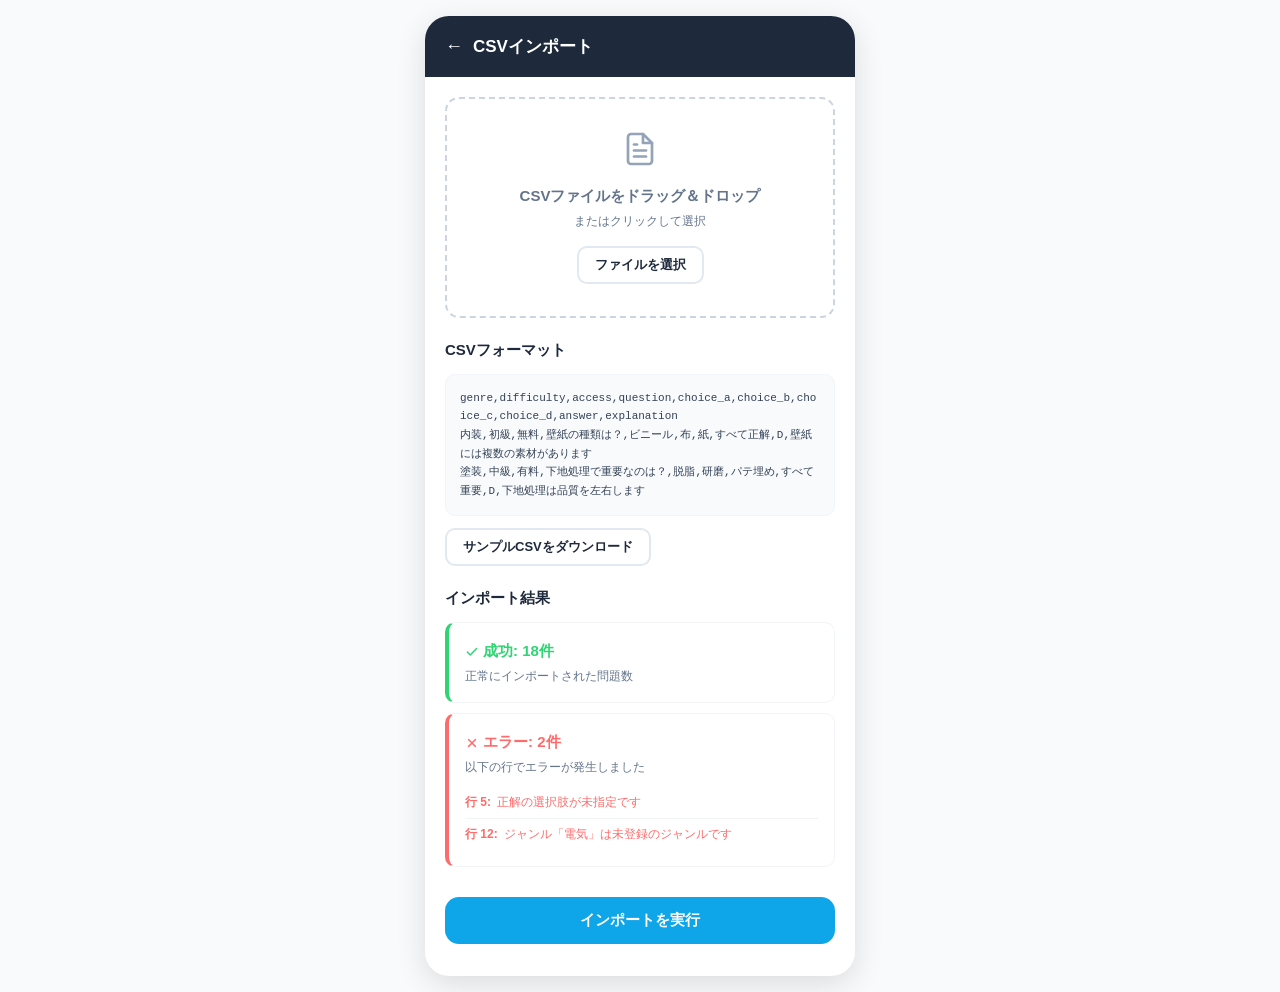
<file: admin/csv.html>
<!DOCTYPE html>
<html lang="ja">
<head>
  <meta charset="UTF-8">
  <meta name="viewport" content="width=device-width, initial-scale=1.0">
  <title>CSVインポート - Dr.直し屋ラーニング</title>
  <link rel="stylesheet" href="../style.css">
  <style>
    .admin-header {
      background: #1E293B;
      color: white;
      padding: 16px 20px;
      display: flex;
      align-items: center;
      justify-content: space-between;
      position: sticky;
      top: 0;
      z-index: 50;
    }
    .admin-header h1 {
      font-size: 17px;
      font-weight: 700;
    }
    .admin-header-left {
      display: flex;
      align-items: center;
      gap: 10px;
    }
    .admin-header-left a {
      color: white;
      font-size: 18px;
      display: inline-flex;
    }
    .csv-format-card {
      background: var(--gray-50);
      border-radius: var(--radius-sm);
      padding: 14px;
      border: 1px solid var(--gray-100);
    }
    .csv-code {
      font-family: 'SF Mono', 'Fira Code', 'Consolas', monospace;
      font-size: 11px;
      line-height: 1.7;
      color: var(--gray-700);
      white-space: pre-wrap;
      word-break: break-all;
    }
    .result-card {
      padding: 16px;
      border-radius: var(--radius-sm);
      border: 1px solid var(--gray-100);
      margin-bottom: 10px;
    }
    .result-card-success {
      border-left: 4px solid var(--success);
    }
    .result-card-error {
      border-left: 4px solid var(--danger);
    }
    .result-title {
      font-size: 15px;
      font-weight: 700;
      margin-bottom: 4px;
    }
    .result-desc {
      font-size: 12px;
      color: var(--text-light);
    }
    .error-list {
      margin-top: 10px;
      padding: 0;
      list-style: none;
    }
    .error-list li {
      font-size: 12px;
      color: var(--danger);
      padding: 6px 0;
      border-bottom: 1px solid var(--gray-100);
      display: flex;
      gap: 6px;
    }
    .error-list li:last-child {
      border-bottom: none;
    }
    .error-list li .error-label {
      font-weight: 600;
      white-space: nowrap;
    }
  </style>
</head>
<body>
<div class="app">
  <div class="app-body" style="padding-bottom: 0;">

    <!-- Header -->
    <div class="admin-header">
      <div class="admin-header-left">
        <a href="questions.html">←</a>
        <h1>CSVインポート</h1>
      </div>
    </div>

    <!-- Upload Section -->
    <div class="section">
      <div class="upload-area">
        <div style="margin-bottom: 10px;"><svg width="36" height="36" viewBox="0 0 24 24" fill="none" stroke="#94A3B8" stroke-width="1.8" stroke-linecap="round" stroke-linejoin="round"><path d="M14 2H6a2 2 0 0 0-2 2v16a2 2 0 0 0 2 2h12a2 2 0 0 0 2-2V8z"/><polyline points="14 2 14 8 20 8"/><line x1="16" y1="13" x2="8" y2="13"/><line x1="16" y1="17" x2="8" y2="17"/><polyline points="10 9 9 9 8 9"/></svg></div>
        <div style="font-size: 15px; font-weight: 600; margin-bottom: 4px;">CSVファイルをドラッグ＆ドロップ</div>
        <div style="font-size: 12px; color: var(--text-light); margin-bottom: 14px;">またはクリックして選択</div>
        <button class="btn btn-outline btn-sm" style="width: auto; display: inline-flex;">ファイルを選択</button>
      </div>
    </div>

    <!-- CSV Format Section -->
    <div class="section" style="padding-top: 0;">
      <div class="section-title">CSVフォーマット</div>
      <div class="csv-format-card">
        <div class="csv-code">genre,difficulty,access,question,choice_a,choice_b,choice_c,choice_d,answer,explanation
内装,初級,無料,壁紙の種類は？,ビニール,布,紙,すべて正解,D,壁紙には複数の素材があります
塗装,中級,有料,下地処理で重要なのは？,脱脂,研磨,パテ埋め,すべて重要,D,下地処理は品質を左右します</div>
      </div>
      <div style="margin-top: 12px;">
        <button class="btn btn-outline btn-sm" style="width: auto; display: inline-flex;">サンプルCSVをダウンロード</button>
      </div>
    </div>

    <!-- Import Result Section -->
    <div class="section" style="padding-top: 0;">
      <div class="section-title">インポート結果</div>

      <!-- Success -->
      <div class="result-card result-card-success">
        <div class="result-title" style="color: var(--success);"><svg width="14" height="14" viewBox="0 0 24 24" fill="none" stroke="currentColor" stroke-width="2.5" stroke-linecap="round" stroke-linejoin="round" style="display:inline; vertical-align: middle; margin-right: 4px;"><polyline points="20 6 9 17 4 12"/></svg>成功: 18件</div>
        <div class="result-desc">正常にインポートされた問題数</div>
      </div>

      <!-- Error -->
      <div class="result-card result-card-error">
        <div class="result-title" style="color: var(--danger);"><svg width="14" height="14" viewBox="0 0 24 24" fill="none" stroke="currentColor" stroke-width="2.5" stroke-linecap="round" stroke-linejoin="round" style="display:inline; vertical-align: middle; margin-right: 4px;"><line x1="18" y1="6" x2="6" y2="18"/><line x1="6" y1="6" x2="18" y2="18"/></svg>エラー: 2件</div>
        <div class="result-desc">以下の行でエラーが発生しました</div>
        <ul class="error-list">
          <li>
            <span class="error-label">行 5:</span>
            <span>正解の選択肢が未指定です</span>
          </li>
          <li>
            <span class="error-label">行 12:</span>
            <span>ジャンル「電気」は未登録のジャンルです</span>
          </li>
        </ul>
      </div>
    </div>

    <!-- Import Button -->
    <div class="section" style="padding-top: 0; padding-bottom: 32px;">
      <button class="btn btn-primary">インポートを実行</button>
    </div>

  </div>
</div>
</body>
</html>
</file>
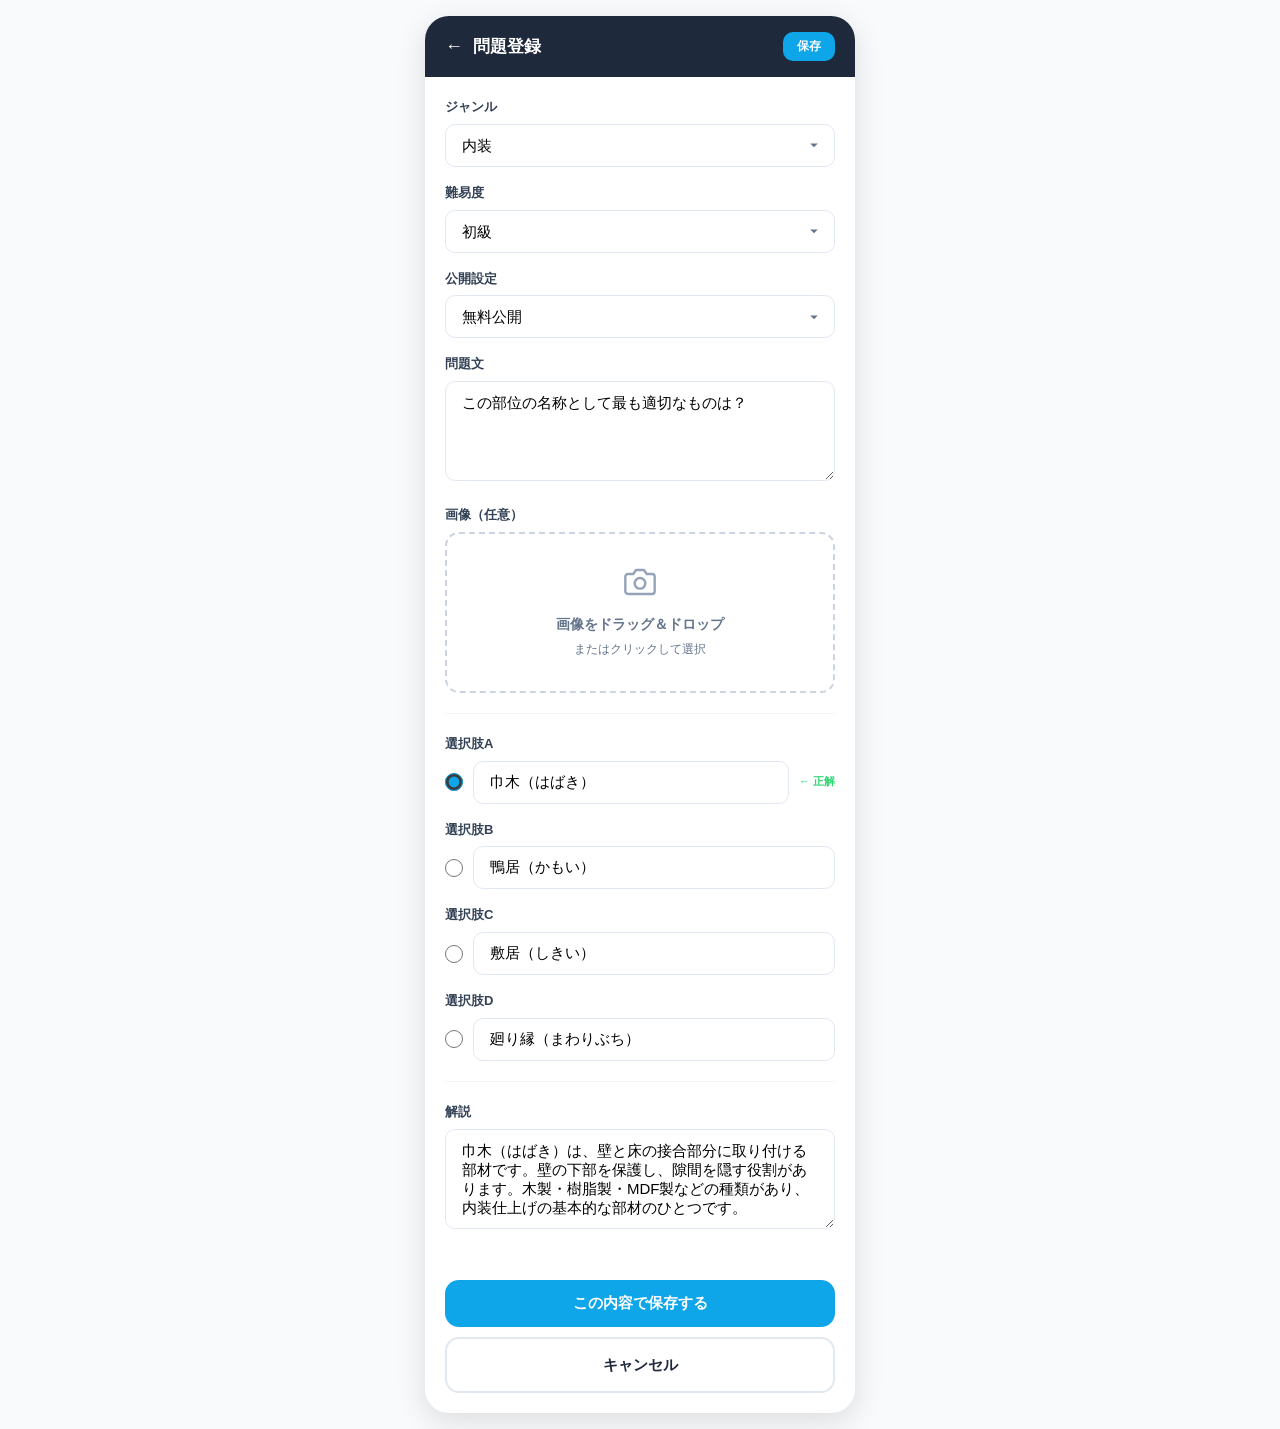
<file: admin/edit.html>
<!DOCTYPE html>
<html lang="ja">
<head>
  <meta charset="UTF-8">
  <meta name="viewport" content="width=device-width, initial-scale=1.0">
  <title>問題登録 - Dr.直し屋ラーニング</title>
  <link rel="stylesheet" href="../style.css">
  <style>
    .admin-header {
      background: #1E293B;
      color: white;
      padding: 16px 20px;
      display: flex;
      align-items: center;
      justify-content: space-between;
      position: sticky;
      top: 0;
      z-index: 50;
    }
    .admin-header h1 {
      font-size: 17px;
      font-weight: 700;
    }
    .admin-header-left {
      display: flex;
      align-items: center;
      gap: 10px;
    }
    .admin-header-left a {
      color: white;
      font-size: 18px;
      display: inline-flex;
    }
    .choice-row {
      display: flex;
      align-items: center;
      gap: 10px;
      margin-bottom: 12px;
    }
    .choice-row input[type="radio"] {
      width: 18px;
      height: 18px;
      flex-shrink: 0;
      accent-color: var(--primary);
      cursor: pointer;
    }
    .choice-row .input-field {
      flex: 1;
    }
    .correct-label {
      font-size: 11px;
      font-weight: 700;
      color: var(--success);
      white-space: nowrap;
      flex-shrink: 0;
    }
    .btn-group {
      display: flex;
      flex-direction: column;
      gap: 10px;
      padding: 20px;
      padding-top: 8px;
    }
  </style>
</head>
<body>
<div class="app">
  <div class="app-body" style="padding-bottom: 0;">

    <!-- Header -->
    <div class="admin-header">
      <div class="admin-header-left">
        <a href="questions.html">←</a>
        <h1>問題登録</h1>
      </div>
      <button class="btn btn-primary btn-sm" style="width: auto; font-size: 12px; padding: 6px 14px;">保存</button>
    </div>

    <!-- Form -->
    <div class="section">

      <!-- Genre -->
      <div class="input-group">
        <label>ジャンル</label>
        <select class="input-field">
          <option>内装</option>
          <option>塗装</option>
          <option>建材知識</option>
          <option>道具</option>
          <option>施工基礎</option>
        </select>
      </div>

      <!-- Difficulty -->
      <div class="input-group">
        <label>難易度</label>
        <select class="input-field">
          <option>初級</option>
          <option>中級</option>
          <option>上級</option>
        </select>
      </div>

      <!-- Access -->
      <div class="input-group">
        <label>公開設定</label>
        <select class="input-field">
          <option>無料公開</option>
          <option>有料限定</option>
        </select>
      </div>

      <!-- Question Text -->
      <div class="input-group">
        <label>問題文</label>
        <textarea class="input-field" rows="3">この部位の名称として最も適切なものは？</textarea>
      </div>

      <!-- Image Upload -->
      <div class="input-group">
        <label>画像（任意）</label>
        <div class="upload-area">
          <div style="margin-bottom: 8px;"><svg width="32" height="32" viewBox="0 0 24 24" fill="none" stroke="#94A3B8" stroke-width="1.8" stroke-linecap="round" stroke-linejoin="round"><path d="M23 19a2 2 0 0 1-2 2H3a2 2 0 0 1-2-2V8a2 2 0 0 1 2-2h4l2-3h6l2 3h4a2 2 0 0 1 2 2z"/><circle cx="12" cy="13" r="4"/></svg></div>
          <div style="font-size: 14px; font-weight: 600; margin-bottom: 4px;">画像をドラッグ＆ドロップ</div>
          <div style="font-size: 12px; color: var(--text-light);">またはクリックして選択</div>
        </div>
      </div>

      <div class="divider"></div>

      <!-- Choices -->
      <div class="input-group">
        <label>選択肢A</label>
        <div class="choice-row">
          <input type="radio" name="answer" checked>
          <input type="text" class="input-field" value="巾木（はばき）">
          <span class="correct-label">← 正解</span>
        </div>
      </div>

      <div class="input-group">
        <label>選択肢B</label>
        <div class="choice-row">
          <input type="radio" name="answer">
          <input type="text" class="input-field" value="鴨居（かもい）">
        </div>
      </div>

      <div class="input-group">
        <label>選択肢C</label>
        <div class="choice-row">
          <input type="radio" name="answer">
          <input type="text" class="input-field" value="敷居（しきい）">
        </div>
      </div>

      <div class="input-group">
        <label>選択肢D</label>
        <div class="choice-row">
          <input type="radio" name="answer">
          <input type="text" class="input-field" value="廻り縁（まわりぶち）">
        </div>
      </div>

      <div class="divider"></div>

      <!-- Explanation -->
      <div class="input-group">
        <label>解説</label>
        <textarea class="input-field" rows="4">巾木（はばき）は、壁と床の接合部分に取り付ける部材です。壁の下部を保護し、隙間を隠す役割があります。木製・樹脂製・MDF製などの種類があり、内装仕上げの基本的な部材のひとつです。</textarea>
      </div>

    </div>

    <!-- Buttons -->
    <div class="btn-group">
      <button class="btn btn-primary">この内容で保存する</button>
      <a href="questions.html" class="btn btn-outline">キャンセル</a>
    </div>

  </div>
</div>
</body>
</html>
</file>
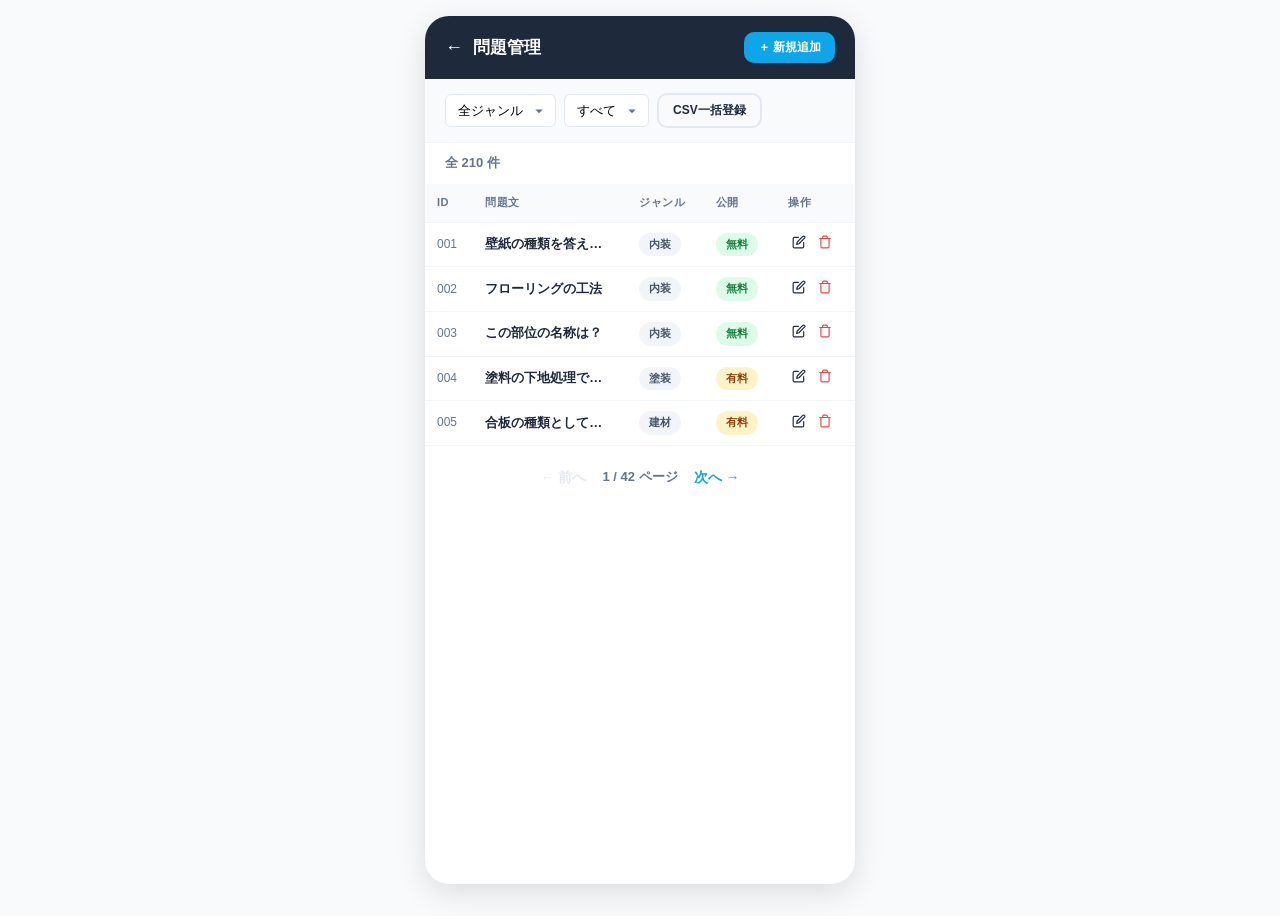
<file: admin/questions.html>
<!DOCTYPE html>
<html lang="ja">
<head>
  <meta charset="UTF-8">
  <meta name="viewport" content="width=device-width, initial-scale=1.0">
  <title>問題管理 - Dr.直し屋ラーニング</title>
  <link rel="stylesheet" href="../style.css">
  <style>
    .admin-header {
      background: #1E293B;
      color: white;
      padding: 16px 20px;
      display: flex;
      align-items: center;
      justify-content: space-between;
      position: sticky;
      top: 0;
      z-index: 50;
    }
    .admin-header h1 {
      font-size: 17px;
      font-weight: 700;
    }
    .admin-header-left {
      display: flex;
      align-items: center;
      gap: 10px;
    }
    .admin-header-left a {
      color: white;
      font-size: 18px;
      display: inline-flex;
    }
    .filter-bar {
      background: var(--gray-50);
      padding: 14px 20px;
      display: flex;
      flex-wrap: wrap;
      gap: 8px;
      align-items: center;
      border-bottom: 1px solid var(--gray-100);
    }
    .filter-bar select {
      padding: 8px 32px 8px 12px;
      border: 1.5px solid var(--gray-200);
      border-radius: var(--radius-xs);
      font-size: 13px;
      background: var(--white);
      appearance: none;
      background-image: url("data:image/svg+xml,%3Csvg xmlns='http://www.w3.org/2000/svg' width='12' height='12' fill='%2364748B' viewBox='0 0 16 16'%3E%3Cpath d='M8 11L3 6h10z'/%3E%3C/svg%3E");
      background-repeat: no-repeat;
      background-position: right 10px center;
      cursor: pointer;
      font-family: inherit;
    }
    .count-text {
      padding: 10px 20px;
      font-size: 13px;
      color: var(--text-light);
      font-weight: 600;
    }
    .action-btn {
      font-size: 16px;
      cursor: pointer;
      padding: 2px 4px;
      border-radius: 4px;
      transition: background 0.15s;
      display: inline-flex;
    }
    .action-btn:hover {
      background: var(--gray-100);
    }
    .pagination {
      display: flex;
      align-items: center;
      justify-content: center;
      gap: 16px;
      padding: 20px;
      font-size: 14px;
    }
    .pagination a,
    .pagination span {
      color: var(--primary);
      font-weight: 600;
      cursor: pointer;
    }
    .pagination .disabled {
      color: var(--gray-300);
      cursor: default;
      opacity: 0.5;
    }
    .pagination .page-info {
      color: var(--text-light);
      font-size: 13px;
    }
  </style>
</head>
<body>
<div class="app">
  <div class="app-body" style="padding-bottom: 0;">

    <!-- Header -->
    <div class="admin-header">
      <div class="admin-header-left">
        <a href="index.html">←</a>
        <h1>問題管理</h1>
      </div>
      <a href="edit.html" class="btn btn-primary btn-sm" style="width: auto; font-size: 12px; padding: 6px 14px;">＋ 新規追加</a>
    </div>

    <!-- Filter Bar -->
    <div class="filter-bar">
      <select>
        <option>全ジャンル</option>
        <option>内装</option>
        <option>塗装</option>
        <option>建材知識</option>
        <option>道具</option>
        <option>施工基礎</option>
      </select>
      <select>
        <option>すべて</option>
        <option>無料</option>
        <option>有料</option>
      </select>
      <a href="csv.html" class="btn btn-outline btn-sm" style="width: auto; font-size: 12px; padding: 6px 14px;">CSV一括登録</a>
    </div>

    <!-- Count -->
    <div class="count-text">全 210 件</div>

    <!-- Table -->
    <div class="table-wrap">
      <table>
        <thead>
          <tr>
            <th>ID</th>
            <th>問題文</th>
            <th>ジャンル</th>
            <th>公開</th>
            <th>操作</th>
          </tr>
        </thead>
        <tbody>
          <tr>
            <td style="font-size: 12px; color: var(--text-light);">001</td>
            <td style="font-size: 13px; font-weight: 600; max-width: 140px; white-space: nowrap; overflow: hidden; text-overflow: ellipsis;">壁紙の種類を答えよう</td>
            <td><span class="tag tag-level">内装</span></td>
            <td><span class="tag tag-free">無料</span></td>
            <td style="white-space: nowrap;">
              <a href="edit.html" class="action-btn"><svg width="14" height="14" viewBox="0 0 24 24" fill="none" stroke="currentColor" stroke-width="2" stroke-linecap="round" stroke-linejoin="round"><path d="M11 4H4a2 2 0 0 0-2 2v14a2 2 0 0 0 2 2h14a2 2 0 0 0 2-2v-7"/><path d="M18.5 2.5a2.121 2.121 0 0 1 3 3L12 15l-4 1 1-4 9.5-9.5z"/></svg></a>
              <span class="action-btn"><svg width="14" height="14" viewBox="0 0 24 24" fill="none" stroke="#EF4444" stroke-width="2" stroke-linecap="round" stroke-linejoin="round"><polyline points="3 6 5 6 21 6"/><path d="M19 6v14a2 2 0 0 1-2 2H7a2 2 0 0 1-2-2V6m3 0V4a2 2 0 0 1 2-2h4a2 2 0 0 1 2 2v2"/></svg></span>
            </td>
          </tr>
          <tr>
            <td style="font-size: 12px; color: var(--text-light);">002</td>
            <td style="font-size: 13px; font-weight: 600; max-width: 140px; white-space: nowrap; overflow: hidden; text-overflow: ellipsis;">フローリングの工法</td>
            <td><span class="tag tag-level">内装</span></td>
            <td><span class="tag tag-free">無料</span></td>
            <td style="white-space: nowrap;">
              <a href="edit.html" class="action-btn"><svg width="14" height="14" viewBox="0 0 24 24" fill="none" stroke="currentColor" stroke-width="2" stroke-linecap="round" stroke-linejoin="round"><path d="M11 4H4a2 2 0 0 0-2 2v14a2 2 0 0 0 2 2h14a2 2 0 0 0 2-2v-7"/><path d="M18.5 2.5a2.121 2.121 0 0 1 3 3L12 15l-4 1 1-4 9.5-9.5z"/></svg></a>
              <span class="action-btn"><svg width="14" height="14" viewBox="0 0 24 24" fill="none" stroke="#EF4444" stroke-width="2" stroke-linecap="round" stroke-linejoin="round"><polyline points="3 6 5 6 21 6"/><path d="M19 6v14a2 2 0 0 1-2 2H7a2 2 0 0 1-2-2V6m3 0V4a2 2 0 0 1 2-2h4a2 2 0 0 1 2 2v2"/></svg></span>
            </td>
          </tr>
          <tr>
            <td style="font-size: 12px; color: var(--text-light);">003</td>
            <td style="font-size: 13px; font-weight: 600; max-width: 140px; white-space: nowrap; overflow: hidden; text-overflow: ellipsis;">この部位の名称は？</td>
            <td><span class="tag tag-level">内装</span></td>
            <td><span class="tag tag-free">無料</span></td>
            <td style="white-space: nowrap;">
              <a href="edit.html" class="action-btn"><svg width="14" height="14" viewBox="0 0 24 24" fill="none" stroke="currentColor" stroke-width="2" stroke-linecap="round" stroke-linejoin="round"><path d="M11 4H4a2 2 0 0 0-2 2v14a2 2 0 0 0 2 2h14a2 2 0 0 0 2-2v-7"/><path d="M18.5 2.5a2.121 2.121 0 0 1 3 3L12 15l-4 1 1-4 9.5-9.5z"/></svg></a>
              <span class="action-btn"><svg width="14" height="14" viewBox="0 0 24 24" fill="none" stroke="#EF4444" stroke-width="2" stroke-linecap="round" stroke-linejoin="round"><polyline points="3 6 5 6 21 6"/><path d="M19 6v14a2 2 0 0 1-2 2H7a2 2 0 0 1-2-2V6m3 0V4a2 2 0 0 1 2-2h4a2 2 0 0 1 2 2v2"/></svg></span>
            </td>
          </tr>
          <tr>
            <td style="font-size: 12px; color: var(--text-light);">004</td>
            <td style="font-size: 13px; font-weight: 600; max-width: 140px; white-space: nowrap; overflow: hidden; text-overflow: ellipsis;">塗料の下地処理で正しいのは</td>
            <td><span class="tag tag-level">塗装</span></td>
            <td><span class="tag tag-premium">有料</span></td>
            <td style="white-space: nowrap;">
              <a href="edit.html" class="action-btn"><svg width="14" height="14" viewBox="0 0 24 24" fill="none" stroke="currentColor" stroke-width="2" stroke-linecap="round" stroke-linejoin="round"><path d="M11 4H4a2 2 0 0 0-2 2v14a2 2 0 0 0 2 2h14a2 2 0 0 0 2-2v-7"/><path d="M18.5 2.5a2.121 2.121 0 0 1 3 3L12 15l-4 1 1-4 9.5-9.5z"/></svg></a>
              <span class="action-btn"><svg width="14" height="14" viewBox="0 0 24 24" fill="none" stroke="#EF4444" stroke-width="2" stroke-linecap="round" stroke-linejoin="round"><polyline points="3 6 5 6 21 6"/><path d="M19 6v14a2 2 0 0 1-2 2H7a2 2 0 0 1-2-2V6m3 0V4a2 2 0 0 1 2-2h4a2 2 0 0 1 2 2v2"/></svg></span>
            </td>
          </tr>
          <tr>
            <td style="font-size: 12px; color: var(--text-light);">005</td>
            <td style="font-size: 13px; font-weight: 600; max-width: 140px; white-space: nowrap; overflow: hidden; text-overflow: ellipsis;">合板の種類として正しいのは</td>
            <td><span class="tag tag-level">建材</span></td>
            <td><span class="tag tag-premium">有料</span></td>
            <td style="white-space: nowrap;">
              <a href="edit.html" class="action-btn"><svg width="14" height="14" viewBox="0 0 24 24" fill="none" stroke="currentColor" stroke-width="2" stroke-linecap="round" stroke-linejoin="round"><path d="M11 4H4a2 2 0 0 0-2 2v14a2 2 0 0 0 2 2h14a2 2 0 0 0 2-2v-7"/><path d="M18.5 2.5a2.121 2.121 0 0 1 3 3L12 15l-4 1 1-4 9.5-9.5z"/></svg></a>
              <span class="action-btn"><svg width="14" height="14" viewBox="0 0 24 24" fill="none" stroke="#EF4444" stroke-width="2" stroke-linecap="round" stroke-linejoin="round"><polyline points="3 6 5 6 21 6"/><path d="M19 6v14a2 2 0 0 1-2 2H7a2 2 0 0 1-2-2V6m3 0V4a2 2 0 0 1 2-2h4a2 2 0 0 1 2 2v2"/></svg></span>
            </td>
          </tr>
        </tbody>
      </table>
    </div>

    <!-- Pagination -->
    <div class="pagination">
      <span class="disabled">← 前へ</span>
      <span class="page-info">1 / 42 ページ</span>
      <a>次へ →</a>
    </div>

  </div>
</div>
</body>
</html>
</file>
<file: style.css>
/* ========================================
   Dr.直し屋 ラーニング - Shared Styles
   ======================================== */
:root {
  --primary: #0EA5E9;
  --primary-dark: #0284C7;
  --primary-light: #7DD3FC;
  --primary-pale: #E0F2FE;
  --primary-bg: #F0F9FF;
  --accent: #2ED573;
  --accent-dark: #1DB954;
  --accent-light: #86EFAC;
  --coral: #FF6B6B;
  --coral-dark: #EF4444;
  --coral-light: #FCA5A5;
  --bg: #F8FAFC;
  --white: #FFFFFF;
  --gray-50: #F8FAFC;
  --gray-100: #F1F5F9;
  --gray-200: #E2E8F0;
  --gray-300: #CBD5E1;
  --gray-400: #94A3B8;
  --gray-500: #64748B;
  --gray-600: #475569;
  --gray-700: #334155;
  --gray-800: #1E293B;
  --text: #1E293B;
  --text-light: #64748B;
  --danger: #FF6B6B;
  --success: #2ED573;
  --info: #0EA5E9;
  --radius: 14px;
  --radius-sm: 10px;
  --radius-xs: 6px;
  --shadow: 0 1px 3px rgba(0,0,0,0.06), 0 1px 2px rgba(0,0,0,0.04);
  --shadow-md: 0 4px 12px rgba(0,0,0,0.08);
  --shadow-lg: 0 8px 30px rgba(0,0,0,0.12);
}

* { margin: 0; padding: 0; box-sizing: border-box; }
html { scroll-behavior: smooth; }
body {
  font-family: -apple-system, BlinkMacSystemFont, 'Segoe UI', 'Hiragino Sans', 'Noto Sans JP', sans-serif;
  background: var(--bg);
  color: var(--text);
  line-height: 1.6;
  min-height: 100vh;
}
a { text-decoration: none; color: inherit; }
img { max-width: 100%; }

/* ---- App Shell ---- */
.app {
  max-width: 430px;
  margin: 0 auto;
  background: var(--white);
  min-height: 100vh;
  position: relative;
  display: flex;
  flex-direction: column;
}
@media (min-width: 500px) {
  .app { border-radius: 24px; margin: 16px auto; min-height: calc(100vh - 32px); box-shadow: var(--shadow-lg); overflow: hidden; }
}
.app-body { flex: 1; padding-bottom: 72px; }

/* ---- Header ---- */
.header {
  background: var(--white);
  padding: 16px 20px;
  display: flex;
  align-items: center;
  justify-content: space-between;
  border-bottom: 1px solid var(--gray-100);
  position: sticky;
  top: 0;
  z-index: 50;
}
.header-colored {
  background: linear-gradient(135deg, var(--primary), var(--primary-dark));
  color: var(--white);
  border-bottom: none;
}
.header h1 { font-size: 17px; font-weight: 700; }
.header-back { font-size: 18px; cursor: pointer; margin-right: 10px; display: inline-flex; }
.header-left { display: flex; align-items: center; }
.header-icon {
  width: 32px; height: 32px;
  border-radius: 50%;
  display: flex; align-items: center; justify-content: center;
  font-size: 14px; cursor: pointer;
  background: var(--gray-100); color: var(--gray-500);
}
.header-colored .header-icon { background: rgba(255,255,255,0.2); color: white; }

/* ---- Bottom Nav ---- */
.bottom-nav {
  display: flex;
  background: var(--white);
  border-top: 1px solid var(--gray-100);
  padding: 6px 0 env(safe-area-inset-bottom, 8px);
  position: fixed;
  bottom: 0;
  left: 50%;
  transform: translateX(-50%);
  width: 100%;
  max-width: 430px;
  z-index: 100;
}
.nav-item {
  flex: 1;
  display: flex;
  flex-direction: column;
  align-items: center;
  gap: 2px;
  padding: 6px 0;
  font-size: 10px;
  color: var(--gray-400);
  cursor: pointer;
  transition: color 0.2s;
}
.nav-item.active { color: var(--primary); }
.nav-item svg { width: 22px; height: 22px; }
.nav-item.active svg { stroke-width: 2.2; }

/* ---- Buttons ---- */
.btn {
  display: inline-flex; align-items: center; justify-content: center;
  padding: 14px 24px; border-radius: var(--radius); font-size: 15px;
  font-weight: 600; border: none; cursor: pointer; width: 100%;
  transition: all 0.2s; text-decoration: none;
}
.btn-primary { background: var(--primary); color: var(--white); }
.btn-primary:hover { background: var(--primary-dark); }
.btn-accent { background: var(--accent); color: var(--white); }
.btn-accent:hover { background: var(--accent-dark); }
.btn-coral { background: var(--coral); color: var(--white); }
.btn-coral:hover { background: var(--coral-dark); }
.btn-outline { background: transparent; border: 2px solid var(--gray-200); color: var(--text); }
.btn-outline:hover { background: var(--gray-50); border-color: var(--gray-300); }
.btn-ghost { background: transparent; color: var(--primary); }
.btn-white { background: white; color: var(--primary); }
.btn-sm { padding: 8px 16px; font-size: 13px; border-radius: var(--radius-sm); }
.btn-danger-outline { background: transparent; border: 2px solid var(--coral); color: var(--coral); }

/* ---- Cards ---- */
.card {
  background: var(--white);
  border-radius: var(--radius);
  padding: 16px;
  margin-bottom: 12px;
  border: 1px solid var(--gray-100);
  transition: transform 0.15s, box-shadow 0.15s;
}
.card-tap:active { transform: scale(0.98); }
.card-hover:hover { box-shadow: var(--shadow-md); }
.card-elevated { box-shadow: var(--shadow-md); border: none; }

/* ---- Tags ---- */
.tag {
  display: inline-flex; align-items: center;
  padding: 3px 10px; border-radius: 20px;
  font-size: 11px; font-weight: 600;
}
.tag-free { background: #DCFCE7; color: #15803D; }
.tag-premium { background: #FEF3C7; color: #92400E; }
.tag-done { background: #E0F2FE; color: #0369A1; }
.tag-new { background: #FFE0E0; color: #DC2626; }
.tag-level { background: var(--gray-100); color: var(--gray-600); }

/* ---- Progress ---- */
.progress-bar { height: 6px; background: var(--gray-100); border-radius: 3px; overflow: hidden; }
.progress-fill { height: 100%; border-radius: 3px; background: var(--primary); transition: width 0.4s; }

/* ---- Inputs ---- */
.input-group { margin-bottom: 16px; }
.input-group label { display: block; font-size: 13px; font-weight: 600; margin-bottom: 6px; color: var(--gray-700); }
.input-field {
  width: 100%; padding: 12px 16px; border: 1.5px solid var(--gray-200);
  border-radius: var(--radius-sm); font-size: 15px; outline: none;
  transition: border 0.2s, box-shadow 0.2s; background: var(--white);
  font-family: inherit;
}
.input-field:focus { border-color: var(--primary); box-shadow: 0 0 0 3px var(--primary-pale); }
select.input-field {
  appearance: none;
  background-image: url("data:image/svg+xml,%3Csvg xmlns='http://www.w3.org/2000/svg' width='12' height='12' fill='%2364748B' viewBox='0 0 16 16'%3E%3Cpath d='M8 11L3 6h10z'/%3E%3C/svg%3E");
  background-repeat: no-repeat; background-position: right 14px center;
}
textarea.input-field { resize: vertical; min-height: 100px; }

/* ---- Tabs ---- */
.tabs { display: flex; border-bottom: 2px solid var(--gray-100); background: var(--white); }
.tab-item {
  flex: 1; text-align: center; padding: 12px; font-size: 14px; font-weight: 600;
  color: var(--gray-400); cursor: pointer; border-bottom: 2px solid transparent;
  margin-bottom: -2px; transition: all 0.2s;
}
.tab-item.active { color: var(--primary); border-bottom-color: var(--primary); }

/* ---- Section ---- */
.section { padding: 20px; }
.section-title {
  font-size: 15px; font-weight: 700; margin-bottom: 12px;
  display: flex; align-items: center; gap: 8px; color: var(--gray-800);
}
.section-title .ico { font-size: 16px; }

/* ---- Thumbnail ---- */
.thumb {
  width: 100%; aspect-ratio: 16/9; background: var(--gray-100);
  border-radius: var(--radius-sm); display: flex; align-items: center;
  justify-content: center; overflow: hidden; position: relative;
}
.thumb-sm { width: 72px; height: 54px; flex-shrink: 0; aspect-ratio: auto; border-radius: 8px; }
.lock-overlay {
  position: absolute; inset: 0; background: rgba(0,0,0,0.45);
  display: flex; align-items: center; justify-content: center;
  color: white; font-size: 22px; border-radius: inherit;
}

/* ---- Stats ---- */
.stat-card {
  text-align: center; padding: 14px 8px;
  background: var(--gray-50); border-radius: var(--radius-sm);
}
.stat-num { font-size: 26px; font-weight: 800; color: var(--primary); line-height: 1.2; }
.stat-label { font-size: 11px; color: var(--text-light); margin-top: 2px; }

/* ---- Quiz Option ---- */
.quiz-option {
  padding: 14px 16px; border: 2px solid var(--gray-200); border-radius: var(--radius);
  margin-bottom: 10px; cursor: pointer; transition: all 0.2s; font-size: 15px;
  display: flex; align-items: center; gap: 12px; background: var(--white);
}
.quiz-option:hover { border-color: var(--primary-light); background: var(--primary-bg); }
.quiz-option.selected { border-color: var(--primary); background: var(--primary-pale); }
.quiz-option.correct { border-color: var(--success); background: #DCFCE7; }
.quiz-option.wrong { border-color: var(--danger); background: #FEE2E2; }
.quiz-num {
  width: 30px; height: 30px; border-radius: 50%; background: var(--gray-100);
  display: flex; align-items: center; justify-content: center;
  font-weight: 700; font-size: 13px; flex-shrink: 0;
}

/* ---- Fav icon ---- */
.fav { color: var(--gray-300); cursor: pointer; font-size: 18px; transition: color 0.2s; }
.fav.on { color: var(--coral); }

/* ---- Dividers ---- */
.divider { height: 1px; background: var(--gray-100); margin: 20px 0; }
.divider-text {
  text-align: center; position: relative; margin: 20px 0;
}
.divider-text::before {
  content: ''; position: absolute; left: 0; top: 50%; width: 100%;
  height: 1px; background: var(--gray-200);
}
.divider-text span {
  background: var(--white); padding: 0 14px; position: relative;
  color: var(--text-light); font-size: 13px;
}

/* ---- Banners ---- */
.banner {
  border-radius: var(--radius); padding: 16px; margin-bottom: 12px;
  display: flex; align-items: center; gap: 12px; cursor: pointer;
  transition: transform 0.15s;
}
.banner:active { transform: scale(0.98); }
.banner-gradient {
  background: linear-gradient(135deg, var(--primary), #38BDF8);
  color: white;
}
.banner-accent {
  background: linear-gradient(135deg, var(--coral), #FF8787);
  color: white;
}

/* ---- Hero ---- */
.hero {
  background: linear-gradient(135deg, var(--primary) 0%, #38BDF8 50%, #0284C7 100%);
  color: var(--white); padding: 48px 24px 40px; text-align: center;
}
.hero h2 { font-size: 26px; line-height: 1.4; margin-bottom: 12px; font-weight: 800; }
.hero p { font-size: 15px; opacity: 0.9; margin-bottom: 24px; }

/* ---- Feature icons ---- */
.feat-icon {
  width: 44px; height: 44px; border-radius: 12px;
  display: flex; align-items: center; justify-content: center;
  font-size: 20px; flex-shrink: 0;
}

/* ---- Genre cards ---- */
.genre-card { border-left: 4px solid var(--primary); }
.genre-card.c1 { border-left-color: #0EA5E9; }
.genre-card.c2 { border-left-color: #2ED573; }
.genre-card.c3 { border-left-color: #FF6B6B; }
.genre-card.c4 { border-left-color: #F59E0B; }
.genre-card.c5 { border-left-color: #8B5CF6; }

/* ---- Price ---- */
.price-card {
  border: 2px solid var(--gray-200); border-radius: var(--radius);
  padding: 24px; text-align: center;
}
.price-card.best {
  border-color: var(--primary); position: relative;
}
.price-card.best::before {
  content: 'おすすめ'; position: absolute; top: -12px; left: 50%;
  transform: translateX(-50%); background: var(--primary); color: white;
  padding: 2px 18px; border-radius: 12px; font-size: 12px; font-weight: 600;
}
.price-num { font-size: 38px; font-weight: 800; color: var(--primary); }
.price-sub { font-size: 14px; color: var(--text-light); }

/* ---- Upload ---- */
.upload-area {
  border: 2px dashed var(--gray-300); border-radius: var(--radius); padding: 32px;
  text-align: center; color: var(--text-light); cursor: pointer; transition: all 0.2s;
}
.upload-area:hover { border-color: var(--primary); background: var(--primary-bg); }

/* ---- Table ---- */
.table-wrap { overflow-x: auto; -webkit-overflow-scrolling: touch; }
table { width: 100%; border-collapse: collapse; font-size: 13px; }
th, td { padding: 10px 12px; text-align: left; border-bottom: 1px solid var(--gray-100); }
th { background: var(--gray-50); font-weight: 600; color: var(--text-light); font-size: 11px; text-transform: uppercase; letter-spacing: 0.5px; }

/* ---- FAQ ---- */
.faq-item { border-bottom: 1px solid var(--gray-100); padding: 14px 0; }
.faq-q { font-weight: 600; font-size: 14px; margin-bottom: 4px; }
.faq-a { font-size: 13px; color: var(--text-light); }

/* ---- Admin ---- */
.admin-bar { background: var(--gray-800); }
.admin-card { border-left: 3px solid var(--primary); }

/* ---- Utilities ---- */
.p-section { padding: 20px; }
.px-20 { padding-left: 20px; padding-right: 20px; }
.mb-4 { margin-bottom: 4px; }
.mb-8 { margin-bottom: 8px; }
.mb-12 { margin-bottom: 12px; }
.mb-16 { margin-bottom: 16px; }
.mb-20 { margin-bottom: 20px; }
.mb-24 { margin-bottom: 24px; }
.mt-8 { margin-top: 8px; }
.mt-12 { margin-top: 12px; }
.mt-16 { margin-top: 16px; }
.mt-20 { margin-top: 20px; }
.mt-24 { margin-top: 24px; }
.flex { display: flex; }
.flex-between { display: flex; justify-content: space-between; align-items: center; }
.flex-center { display: flex; align-items: center; justify-content: center; }
.items-center { align-items: center; }
.gap-6 { gap: 6px; }
.gap-8 { gap: 8px; }
.gap-10 { gap: 10px; }
.gap-12 { gap: 12px; }
.gap-14 { gap: 14px; }
.text-xs { font-size: 11px; }
.text-sm { font-size: 13px; }
.text-base { font-size: 15px; }
.text-lg { font-size: 18px; }
.text-xl { font-size: 22px; }
.text-2xl { font-size: 28px; }
.text-center { text-align: center; }
.text-muted { color: var(--text-light); }
.text-primary { color: var(--primary); }
.text-white { color: var(--white); }
.text-danger { color: var(--danger); }
.font-bold { font-weight: 700; }
.font-black { font-weight: 800; }
.w-full { width: 100%; }
.grid-2 { display: grid; grid-template-columns: repeat(2, 1fr); gap: 10px; }
.grid-3 { display: grid; grid-template-columns: repeat(3, 1fr); gap: 10px; }
.overflow-x { overflow-x: auto; -webkit-overflow-scrolling: touch; }
.no-scrollbar::-webkit-scrollbar { display: none; }
.opacity-60 { opacity: 0.6; }
.rounded-full { border-radius: 9999px; }
.whitespace-nowrap { white-space: nowrap; }

/* ---- Animations ---- */
@keyframes fadeIn { from { opacity: 0; transform: translateY(8px); } to { opacity: 1; transform: translateY(0); } }
@keyframes popIn { from { transform: scale(0.9); opacity: 0; } to { transform: scale(1); opacity: 1; } }
.anim-fade { animation: fadeIn 0.3s ease; }
.anim-pop { animation: popIn 0.3s ease; }
</file>
